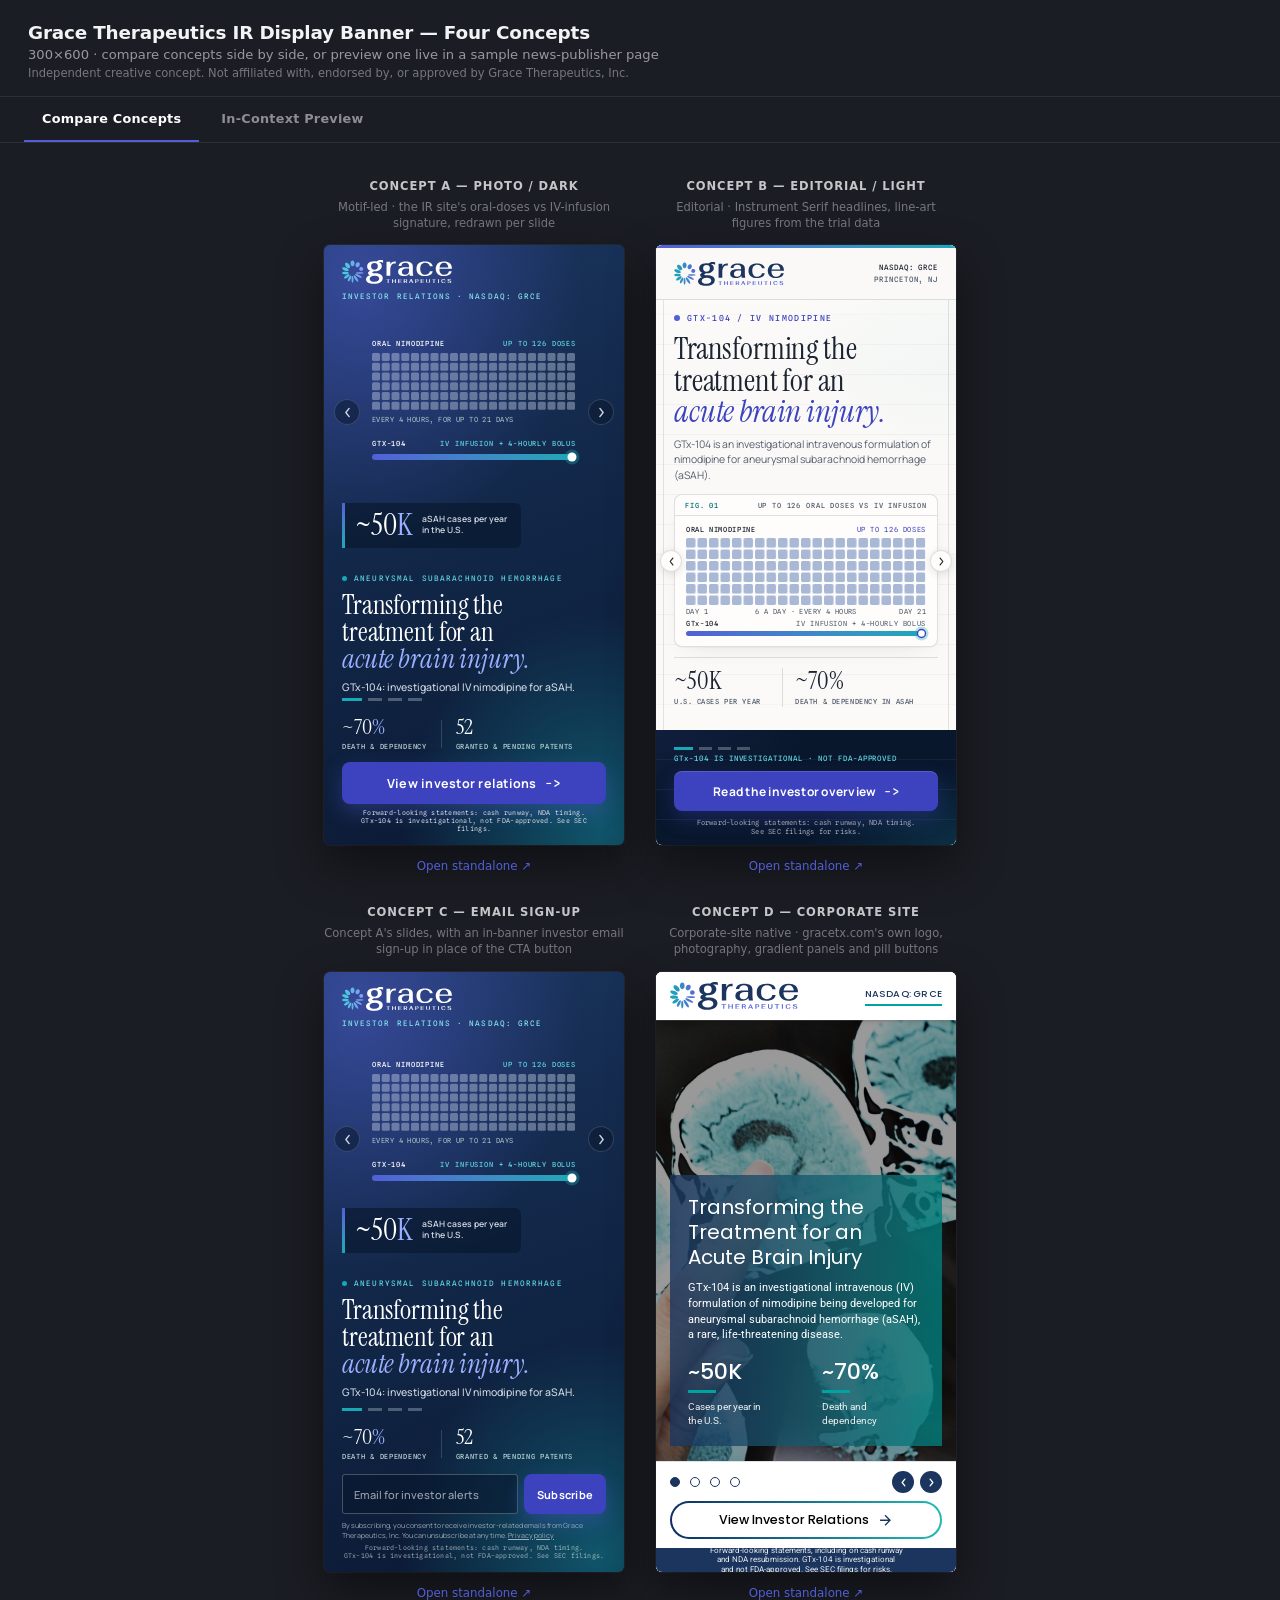
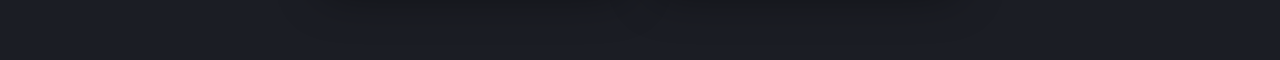
<file: index.html>
<!DOCTYPE html>
<html lang="en">
<head>
<meta name="robots" content="noindex,nofollow">
<meta charset="UTF-8">
<meta name="viewport" content="width=device-width,initial-scale=1">
<meta name="ir-banner-company" content="Grace Therapeutics, Inc.">
<link rel="icon" href="data:,">
<title>Grace Therapeutics IR Banner — Concept Comparison</title>
<style>
  :root { --ui-accent:oklch(0.542 0.181 274); }
  * { margin:0; padding:0; box-sizing:border-box; }
  html, body {
    height:100%;
    background:#1b1d24;
    font-family:-apple-system, BlinkMacSystemFont, 'Segoe UI', system-ui, sans-serif;
    color:#f2f3f5;
  }
  header {
    padding:22px 28px 16px;
    border-bottom:1px solid rgba(255,255,255,0.08);
  }
  header h1 { font-size:1.15rem; font-weight:700; letter-spacing:-0.01em; }
  header p { margin-top:4px; font-size:0.82rem; color:rgba(255,255,255,0.55); }
  header p.pitch-note { font-size:0.72rem; color:rgba(255,255,255,0.4); }

  /* ---- tabs ---- */
  .tabs {
    display:flex;
    gap:4px;
    padding:0 24px;
    border-bottom:1px solid rgba(255,255,255,0.08);
  }
  .tab-btn {
    background:none;
    border:0;
    font-family:inherit;
    color:rgba(255,255,255,0.5);
    font-size:0.8rem;
    font-weight:700;
    letter-spacing:0.02em;
    padding:14px 18px;
    cursor:pointer;
    border-bottom:2px solid transparent;
    transition:color 0.15s ease;
  }
  .tab-btn:hover { color:rgba(255,255,255,0.8); }
  .tab-btn.active { color:#fff; border-bottom-color:var(--ui-accent); }
  .tab-panel { display:none; }
  .tab-panel.active { display:block; }

  main {
    display:flex;
    flex-wrap:wrap;
    gap:32px;
    justify-content:center;
    padding:36px 24px 60px;
  }
  /* four 300px frames need about 1344px of width; below that, wrap 2 + 2 rather than 3 + 1 */
  @media (max-width:1343px) { main { max-width:700px; margin:0 auto; } }
  .col { display:flex; flex-direction:column; align-items:center; gap:14px; }
  .col h2 {
    font-size:0.72rem;
    font-weight:700;
    letter-spacing:0.08em;
    text-transform:uppercase;
    color:rgba(255,255,255,0.75);
  }
  .col .tag {
    max-width:300px;
    min-height:2.8em;
    font-size:0.72rem;
    line-height:1.4;
    text-align:center;
    color:rgba(255,255,255,0.4);
    margin-top:-8px;
  }
  .frame-wrap {
    width:300px;
    height:600px;
    border-radius:6px;
    overflow:hidden;
    box-shadow:0 20px 48px rgba(0,0,0,0.45), 0 0 0 1px rgba(255,255,255,0.06);
    background:#000;
  }
  iframe { width:300px; height:600px; border:0; display:block; }
  .col a {
    font-size:0.74rem;
    color:var(--ui-accent);
    text-decoration:none;
  }
  .col a:hover { text-decoration:underline; }

  /* ---- in-context preview panel ---- */
  .preview-intro {
    text-align:center;
    padding:28px 24px 0;
  }
  .preview-intro p {
    font-size:0.82rem;
    color:rgba(255,255,255,0.55);
    max-width:560px;
    margin:0 auto;
  }
  .concept-switch {
    display:flex;
    flex-wrap:wrap;
    gap:10px;
    justify-content:center;
    padding:18px 24px 0;
  }
  .concept-btn {
    background:rgba(255,255,255,0.06);
    border:1px solid rgba(255,255,255,0.14);
    color:rgba(255,255,255,0.65);
    font-family:inherit;
    font-size:0.76rem;
    font-weight:700;
    letter-spacing:0.02em;
    padding:9px 16px;
    border-radius:20px;
    cursor:pointer;
    transition:all 0.15s ease;
  }
  .concept-btn:hover { border-color:rgba(255,255,255,0.3); }
  .concept-btn.active { background:var(--ui-accent); border-color:var(--ui-accent); color:#0c1015; }

  .preview-wrap {
    max-width:1180px;
    margin:24px auto 12px;
    padding:0 24px;
  }
  .preview-frame-outer {
    border-radius:6px;
    overflow:hidden;
    box-shadow:0 20px 48px rgba(0,0,0,0.45), 0 0 0 1px rgba(255,255,255,0.06);
  }
  #preview-iframe {
    width:100%;
    height:950px;
    border:0;
    display:block;
    background:#fff;
  }
  .preview-footer {
    text-align:center;
    padding:14px 24px 60px;
  }
  .preview-footer a {
    font-size:0.74rem;
    color:var(--ui-accent);
    text-decoration:none;
  }
  .preview-footer a:hover { text-decoration:underline; }
</style>
</head>
<body>

<header>
  <h1>Grace Therapeutics IR Display Banner — Four Concepts</h1>
  <p>300×600 · compare concepts side by side, or preview one live in a sample news-publisher page</p>
  <p class="pitch-note">Independent creative concept. Not affiliated with, endorsed by, or approved by Grace Therapeutics, Inc.</p>
</header>

<div class="tabs">
  <button type="button" class="tab-btn active" data-tab="compare">Compare Concepts</button>
  <button type="button" class="tab-btn" data-tab="preview">In-Context Preview</button>
</div>

<section class="tab-panel active" id="tab-compare">
  <main>
    <div class="col">
      <h2>Concept A — Photo / Dark</h2>
      <span class="tag">Motif-led · the IR site&#x27;s oral-doses vs IV-infusion signature, redrawn per slide</span>
      <div class="frame-wrap">
        <iframe src="concept-a-photo/index.html" title="Grace Therapeutics banner — photo concept"></iframe>
      </div>
      <a href="concept-a-photo/index.html" target="_blank" rel="noopener">Open standalone ↗</a>
    </div>

    <div class="col">
      <h2>Concept B — Editorial / Light</h2>
      <span class="tag">Editorial · Instrument Serif headlines, line-art figures from the trial data</span>
      <div class="frame-wrap">
        <iframe src="concept-b-editorial/index.html" title="Grace Therapeutics banner — editorial concept"></iframe>
      </div>
      <a href="concept-b-editorial/index.html" target="_blank" rel="noopener">Open standalone ↗</a>
    </div>

    <div class="col">
      <h2>Concept C — Email Sign-up</h2>
      <span class="tag">Concept A&#x27;s slides, with an in-banner investor email sign-up in place of the CTA button</span>
      <div class="frame-wrap">
        <iframe src="concept-c-dashboard/index.html" title="Grace Therapeutics banner — email sign-up concept"></iframe>
      </div>
      <a href="concept-c-dashboard/index.html" target="_blank" rel="noopener">Open standalone ↗</a>
    </div>

    <div class="col">
      <h2>Concept D — Corporate Site</h2>
      <span class="tag">Corporate-site native · gracetx.com&#x27;s own logo, photography, gradient panels and pill buttons</span>
      <div class="frame-wrap">
        <iframe src="concept-d-corporate/index.html" title="Grace Therapeutics banner — corporate-site concept"></iframe>
      </div>
      <a href="concept-d-corporate/index.html" target="_blank" rel="noopener">Open standalone ↗</a>
    </div>
  </main>
</section>

<section class="tab-panel" id="tab-preview">
  <div class="preview-intro">
    <p>A sample news-publisher article page with the banner dropped into the right-rail ad slot — the way it would actually sit alongside real editorial content. Switch concepts below.</p>
  </div>

  <div class="concept-switch">
    <button type="button" class="concept-btn active" data-concept="a">Concept A — Photo</button>
    <button type="button" class="concept-btn" data-concept="b">Concept B — Editorial</button>
    <button type="button" class="concept-btn" data-concept="c">Concept C — Email Sign-up</button>
    <button type="button" class="concept-btn" data-concept="d">Concept D — Corporate Site</button>
  </div>

  <div class="preview-wrap">
    <div class="preview-frame-outer">
      <iframe id="preview-iframe" src="context-preview/news.html?concept=a" title="Grace Therapeutics banner — in-context publisher preview"></iframe>
    </div>
  </div>

  <div class="preview-footer">
    <a id="preview-open-link" href="context-preview/news.html?concept=a" target="_blank" rel="noopener">Open standalone ↗</a>
  </div>
</section>

<script>
  document.querySelectorAll('.tab-btn').forEach(function (btn) {
    btn.addEventListener('click', function () {
      document.querySelectorAll('.tab-btn').forEach(function (b) { b.classList.remove('active') })
      document.querySelectorAll('.tab-panel').forEach(function (p) { p.classList.remove('active') })
      btn.classList.add('active')
      document.getElementById('tab-' + btn.dataset.tab).classList.add('active')
    })
  })

  document.querySelectorAll('.concept-btn').forEach(function (btn) {
    btn.addEventListener('click', function () {
      document.querySelectorAll('.concept-btn').forEach(function (b) { b.classList.remove('active') })
      btn.classList.add('active')
      var url = 'context-preview/news.html?concept=' + btn.dataset.concept
      document.getElementById('preview-iframe').src = url
      document.getElementById('preview-open-link').href = url
    })
  })
</script>

</body>
</html>
</file>
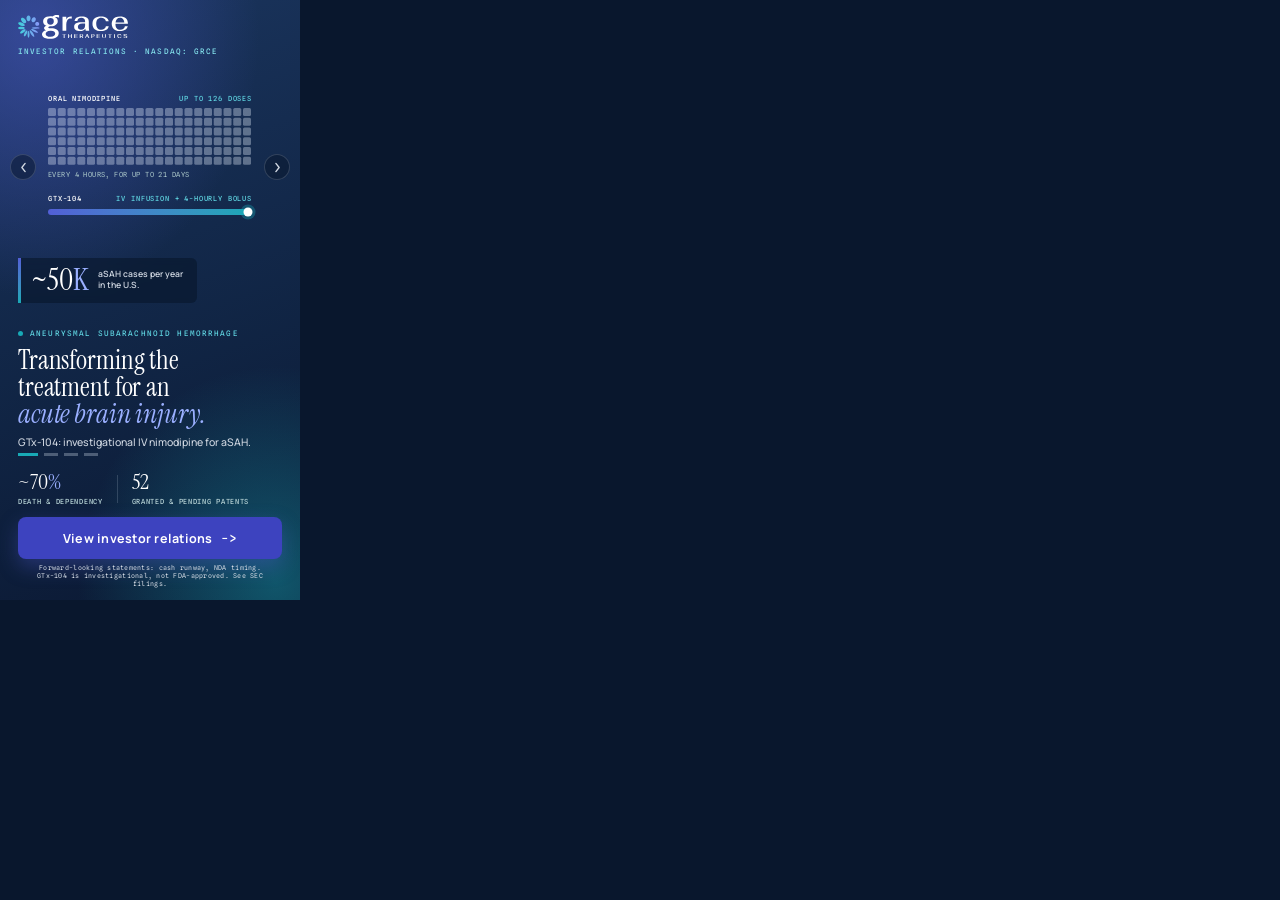
<file: concept-a-photo/index.html>
<!DOCTYPE html>
<html lang="en">
<head>
<meta name="robots" content="noindex,nofollow">
<meta charset="UTF-8">
<meta name="ad.size" content="width=300,height=600">
<meta http-equiv="X-UA-Compatible" content="IE=Edge">
<meta name="viewport" content="width=300,initial-scale=1">
<link rel="icon" href="data:,">
<title>Grace Therapeutics (Nasdaq: GRCE) · Investor Relations · 300x600</title>
<link rel="preconnect" href="https://fonts.googleapis.com">
<link rel="preconnect" href="https://fonts.gstatic.com" crossorigin>
<link href="https://fonts.googleapis.com/css2?family=Instrument+Serif:ital@0;1&family=Manrope:wght@400;500;600;700;800&family=Spline+Sans+Mono:wght@400;500;600&display=swap" rel="stylesheet">
<link rel="stylesheet" href="style.css">
</head>
<body>

<!--
  Grace Therapeutics, Inc. (Nasdaq: GRCE), IR display banner, 300x600.
  Concept A: Motif / Dark.
  Promotes: https://grace-therapeutics-ir-concept.netlify.app/
  The IR page has no real photography, so the slide art is the IR site's
  own signature moment, redrawn as inline SVG: 126 discrete oral doses
  (21 x 6 squares) against one unbroken infusion line in the brand's
  indigo-to-teal sweep, with a white pulse travelling along it. Four
  variants in one shape language: the dosing contrast, the STRIVE-ON
  dose-intensity comparison, micelles riding the line, a milestone rail.
  Background is the site's .fill-sweep. The logo is the company's real
  white lockup. No raster images. Every figure is from .tmp/facts.md.
  Concept C is generated from this file (scripts/build_concept_c.py),
  so re-run that after every edit here.
-->

<div id="banner" aria-label="Grace Therapeutics investor relations advertisement">

  <div id="slides">
    <!-- Slide 1 · Overview: the IR site's signature dosing contrast, 126 oral doses vs an IV infusion line -->
    <section class="slide" data-index="0">
      <div class="slide-bg" aria-hidden="true">
        <svg class="motif motif-dosing" viewBox="0 0 300 300" aria-hidden="true">
          <defs><linearGradient id="a-sweep-1" x1="0" y1="0" x2="1" y2="0"><stop class="stop-i" offset="0"/><stop class="stop-t" offset="1"/></linearGradient></defs>
          <text class="cap cap-b" x="48" y="101">ORAL NIMODIPINE</text>
          <text class="cap cap-t" x="252" y="101" text-anchor="end">UP TO 126 DOSES</text>
          <g class="doses">
            <rect x="48" y="108" width="8" height="8" rx="1.5" style="--i:0"/>
            <rect x="48" y="117.75" width="8" height="8" rx="1.5" style="--i:1"/>
            <rect x="48" y="127.5" width="8" height="8" rx="1.5" style="--i:2"/>
            <rect x="48" y="137.25" width="8" height="8" rx="1.5" style="--i:3"/>
            <rect x="48" y="147" width="8" height="8" rx="1.5" style="--i:4"/>
            <rect x="48" y="156.75" width="8" height="8" rx="1.5" style="--i:5"/>
            <rect x="57.75" y="108" width="8" height="8" rx="1.5" style="--i:6"/>
            <rect x="57.75" y="117.75" width="8" height="8" rx="1.5" style="--i:7"/>
            <rect x="57.75" y="127.5" width="8" height="8" rx="1.5" style="--i:8"/>
            <rect x="57.75" y="137.25" width="8" height="8" rx="1.5" style="--i:9"/>
            <rect x="57.75" y="147" width="8" height="8" rx="1.5" style="--i:10"/>
            <rect x="57.75" y="156.75" width="8" height="8" rx="1.5" style="--i:11"/>
            <rect x="67.5" y="108" width="8" height="8" rx="1.5" style="--i:12"/>
            <rect x="67.5" y="117.75" width="8" height="8" rx="1.5" style="--i:13"/>
            <rect x="67.5" y="127.5" width="8" height="8" rx="1.5" style="--i:14"/>
            <rect x="67.5" y="137.25" width="8" height="8" rx="1.5" style="--i:15"/>
            <rect x="67.5" y="147" width="8" height="8" rx="1.5" style="--i:16"/>
            <rect x="67.5" y="156.75" width="8" height="8" rx="1.5" style="--i:17"/>
            <rect x="77.25" y="108" width="8" height="8" rx="1.5" style="--i:18"/>
            <rect x="77.25" y="117.75" width="8" height="8" rx="1.5" style="--i:19"/>
            <rect x="77.25" y="127.5" width="8" height="8" rx="1.5" style="--i:20"/>
            <rect x="77.25" y="137.25" width="8" height="8" rx="1.5" style="--i:21"/>
            <rect x="77.25" y="147" width="8" height="8" rx="1.5" style="--i:22"/>
            <rect x="77.25" y="156.75" width="8" height="8" rx="1.5" style="--i:23"/>
            <rect x="87" y="108" width="8" height="8" rx="1.5" style="--i:24"/>
            <rect x="87" y="117.75" width="8" height="8" rx="1.5" style="--i:25"/>
            <rect x="87" y="127.5" width="8" height="8" rx="1.5" style="--i:26"/>
            <rect x="87" y="137.25" width="8" height="8" rx="1.5" style="--i:27"/>
            <rect x="87" y="147" width="8" height="8" rx="1.5" style="--i:28"/>
            <rect x="87" y="156.75" width="8" height="8" rx="1.5" style="--i:29"/>
            <rect x="96.75" y="108" width="8" height="8" rx="1.5" style="--i:30"/>
            <rect x="96.75" y="117.75" width="8" height="8" rx="1.5" style="--i:31"/>
            <rect x="96.75" y="127.5" width="8" height="8" rx="1.5" style="--i:32"/>
            <rect x="96.75" y="137.25" width="8" height="8" rx="1.5" style="--i:33"/>
            <rect x="96.75" y="147" width="8" height="8" rx="1.5" style="--i:34"/>
            <rect x="96.75" y="156.75" width="8" height="8" rx="1.5" style="--i:35"/>
            <rect x="106.5" y="108" width="8" height="8" rx="1.5" style="--i:36"/>
            <rect x="106.5" y="117.75" width="8" height="8" rx="1.5" style="--i:37"/>
            <rect x="106.5" y="127.5" width="8" height="8" rx="1.5" style="--i:38"/>
            <rect x="106.5" y="137.25" width="8" height="8" rx="1.5" style="--i:39"/>
            <rect x="106.5" y="147" width="8" height="8" rx="1.5" style="--i:40"/>
            <rect x="106.5" y="156.75" width="8" height="8" rx="1.5" style="--i:41"/>
            <rect x="116.25" y="108" width="8" height="8" rx="1.5" style="--i:42"/>
            <rect x="116.25" y="117.75" width="8" height="8" rx="1.5" style="--i:43"/>
            <rect x="116.25" y="127.5" width="8" height="8" rx="1.5" style="--i:44"/>
            <rect x="116.25" y="137.25" width="8" height="8" rx="1.5" style="--i:45"/>
            <rect x="116.25" y="147" width="8" height="8" rx="1.5" style="--i:46"/>
            <rect x="116.25" y="156.75" width="8" height="8" rx="1.5" style="--i:47"/>
            <rect x="126" y="108" width="8" height="8" rx="1.5" style="--i:48"/>
            <rect x="126" y="117.75" width="8" height="8" rx="1.5" style="--i:49"/>
            <rect x="126" y="127.5" width="8" height="8" rx="1.5" style="--i:50"/>
            <rect x="126" y="137.25" width="8" height="8" rx="1.5" style="--i:51"/>
            <rect x="126" y="147" width="8" height="8" rx="1.5" style="--i:52"/>
            <rect x="126" y="156.75" width="8" height="8" rx="1.5" style="--i:53"/>
            <rect x="135.75" y="108" width="8" height="8" rx="1.5" style="--i:54"/>
            <rect x="135.75" y="117.75" width="8" height="8" rx="1.5" style="--i:55"/>
            <rect x="135.75" y="127.5" width="8" height="8" rx="1.5" style="--i:56"/>
            <rect x="135.75" y="137.25" width="8" height="8" rx="1.5" style="--i:57"/>
            <rect x="135.75" y="147" width="8" height="8" rx="1.5" style="--i:58"/>
            <rect x="135.75" y="156.75" width="8" height="8" rx="1.5" style="--i:59"/>
            <rect x="145.5" y="108" width="8" height="8" rx="1.5" style="--i:60"/>
            <rect x="145.5" y="117.75" width="8" height="8" rx="1.5" style="--i:61"/>
            <rect x="145.5" y="127.5" width="8" height="8" rx="1.5" style="--i:62"/>
            <rect x="145.5" y="137.25" width="8" height="8" rx="1.5" style="--i:63"/>
            <rect x="145.5" y="147" width="8" height="8" rx="1.5" style="--i:64"/>
            <rect x="145.5" y="156.75" width="8" height="8" rx="1.5" style="--i:65"/>
            <rect x="155.25" y="108" width="8" height="8" rx="1.5" style="--i:66"/>
            <rect x="155.25" y="117.75" width="8" height="8" rx="1.5" style="--i:67"/>
            <rect x="155.25" y="127.5" width="8" height="8" rx="1.5" style="--i:68"/>
            <rect x="155.25" y="137.25" width="8" height="8" rx="1.5" style="--i:69"/>
            <rect x="155.25" y="147" width="8" height="8" rx="1.5" style="--i:70"/>
            <rect x="155.25" y="156.75" width="8" height="8" rx="1.5" style="--i:71"/>
            <rect x="165" y="108" width="8" height="8" rx="1.5" style="--i:72"/>
            <rect x="165" y="117.75" width="8" height="8" rx="1.5" style="--i:73"/>
            <rect x="165" y="127.5" width="8" height="8" rx="1.5" style="--i:74"/>
            <rect x="165" y="137.25" width="8" height="8" rx="1.5" style="--i:75"/>
            <rect x="165" y="147" width="8" height="8" rx="1.5" style="--i:76"/>
            <rect x="165" y="156.75" width="8" height="8" rx="1.5" style="--i:77"/>
            <rect x="174.75" y="108" width="8" height="8" rx="1.5" style="--i:78"/>
            <rect x="174.75" y="117.75" width="8" height="8" rx="1.5" style="--i:79"/>
            <rect x="174.75" y="127.5" width="8" height="8" rx="1.5" style="--i:80"/>
            <rect x="174.75" y="137.25" width="8" height="8" rx="1.5" style="--i:81"/>
            <rect x="174.75" y="147" width="8" height="8" rx="1.5" style="--i:82"/>
            <rect x="174.75" y="156.75" width="8" height="8" rx="1.5" style="--i:83"/>
            <rect x="184.5" y="108" width="8" height="8" rx="1.5" style="--i:84"/>
            <rect x="184.5" y="117.75" width="8" height="8" rx="1.5" style="--i:85"/>
            <rect x="184.5" y="127.5" width="8" height="8" rx="1.5" style="--i:86"/>
            <rect x="184.5" y="137.25" width="8" height="8" rx="1.5" style="--i:87"/>
            <rect x="184.5" y="147" width="8" height="8" rx="1.5" style="--i:88"/>
            <rect x="184.5" y="156.75" width="8" height="8" rx="1.5" style="--i:89"/>
            <rect x="194.25" y="108" width="8" height="8" rx="1.5" style="--i:90"/>
            <rect x="194.25" y="117.75" width="8" height="8" rx="1.5" style="--i:91"/>
            <rect x="194.25" y="127.5" width="8" height="8" rx="1.5" style="--i:92"/>
            <rect x="194.25" y="137.25" width="8" height="8" rx="1.5" style="--i:93"/>
            <rect x="194.25" y="147" width="8" height="8" rx="1.5" style="--i:94"/>
            <rect x="194.25" y="156.75" width="8" height="8" rx="1.5" style="--i:95"/>
            <rect x="204" y="108" width="8" height="8" rx="1.5" style="--i:96"/>
            <rect x="204" y="117.75" width="8" height="8" rx="1.5" style="--i:97"/>
            <rect x="204" y="127.5" width="8" height="8" rx="1.5" style="--i:98"/>
            <rect x="204" y="137.25" width="8" height="8" rx="1.5" style="--i:99"/>
            <rect x="204" y="147" width="8" height="8" rx="1.5" style="--i:100"/>
            <rect x="204" y="156.75" width="8" height="8" rx="1.5" style="--i:101"/>
            <rect x="213.75" y="108" width="8" height="8" rx="1.5" style="--i:102"/>
            <rect x="213.75" y="117.75" width="8" height="8" rx="1.5" style="--i:103"/>
            <rect x="213.75" y="127.5" width="8" height="8" rx="1.5" style="--i:104"/>
            <rect x="213.75" y="137.25" width="8" height="8" rx="1.5" style="--i:105"/>
            <rect x="213.75" y="147" width="8" height="8" rx="1.5" style="--i:106"/>
            <rect x="213.75" y="156.75" width="8" height="8" rx="1.5" style="--i:107"/>
            <rect x="223.5" y="108" width="8" height="8" rx="1.5" style="--i:108"/>
            <rect x="223.5" y="117.75" width="8" height="8" rx="1.5" style="--i:109"/>
            <rect x="223.5" y="127.5" width="8" height="8" rx="1.5" style="--i:110"/>
            <rect x="223.5" y="137.25" width="8" height="8" rx="1.5" style="--i:111"/>
            <rect x="223.5" y="147" width="8" height="8" rx="1.5" style="--i:112"/>
            <rect x="223.5" y="156.75" width="8" height="8" rx="1.5" style="--i:113"/>
            <rect x="233.25" y="108" width="8" height="8" rx="1.5" style="--i:114"/>
            <rect x="233.25" y="117.75" width="8" height="8" rx="1.5" style="--i:115"/>
            <rect x="233.25" y="127.5" width="8" height="8" rx="1.5" style="--i:116"/>
            <rect x="233.25" y="137.25" width="8" height="8" rx="1.5" style="--i:117"/>
            <rect x="233.25" y="147" width="8" height="8" rx="1.5" style="--i:118"/>
            <rect x="233.25" y="156.75" width="8" height="8" rx="1.5" style="--i:119"/>
            <rect x="243" y="108" width="8" height="8" rx="1.5" style="--i:120"/>
            <rect x="243" y="117.75" width="8" height="8" rx="1.5" style="--i:121"/>
            <rect x="243" y="127.5" width="8" height="8" rx="1.5" style="--i:122"/>
            <rect x="243" y="137.25" width="8" height="8" rx="1.5" style="--i:123"/>
            <rect x="243" y="147" width="8" height="8" rx="1.5" style="--i:124"/>
            <rect x="243" y="156.75" width="8" height="8" rx="1.5" style="--i:125"/>
          </g>
          <text class="note" x="48" y="176.75">EVERY 4 HOURS, FOR UP TO 21 DAYS</text>
          <text class="cap cap-b" x="48" y="201">GTX-104</text>
          <text class="cap cap-t" x="252" y="201" text-anchor="end">IV INFUSION + 4-HOURLY BOLUS</text>
          <rect class="track" x="48" y="209" width="204" height="6" rx="3" fill="url(#a-sweep-1)"/>
          <g class="pulse-dot run-line"><circle class="halo" cx="248" cy="212" r="7.5"/><circle class="dot-core" cx="248" cy="212" r="4.5"/></g>
        </svg>
      </div>
      <div class="slide-copy">
        <div class="mid-chip">
          <span class="chip-num">~50<em>K</em></span>
          <span class="chip-label">aSAH cases per year<br>in the U.S.</span>
        </div>
        <div class="copy-bottom">
          <div class="kicker">Aneurysmal subarachnoid hemorrhage</div>
          <h1>Transforming the<br>treatment for an<br><em>acute brain injury.</em></h1>
          <p>GTx-104: investigational IV nimodipine for aSAH.</p>
        </div>
      </div>
    </section>

    <!-- Slide 2 · Proof: STRIVE-ON, drawn proportionally in the same squares + track vocabulary -->
    <section class="slide" data-index="1">
      <div class="slide-bg" aria-hidden="true">
        <svg class="motif motif-rdi" viewBox="0 0 300 300" aria-hidden="true">
          <defs><linearGradient id="a-sweep-2" x1="0" y1="0" x2="1" y2="0"><stop class="stop-i" offset="0"/><stop class="stop-t" offset="1"/></linearGradient></defs>
          <text class="cap" x="48" y="108">PATIENTS AT &#8805;95% RELATIVE DOSE INTENSITY</text>
          <text class="cap cap-b" x="48" y="137">ORAL NIMODIPINE</text>
          <text class="num num-lo" x="252" y="138" text-anchor="end">8%</text>
          <g class="units">
            <rect class="u on" x="48" y="143" width="6.6" height="6.6" rx="1.2"/>
            <rect class="u on" x="56.2" y="143" width="6.6" height="6.6" rx="1.2"/>
            <rect class="u" x="64.4" y="143" width="6.6" height="6.6" rx="1.2"/>
            <rect class="u" x="72.6" y="143" width="6.6" height="6.6" rx="1.2"/>
            <rect class="u" x="80.8" y="143" width="6.6" height="6.6" rx="1.2"/>
            <rect class="u" x="89" y="143" width="6.6" height="6.6" rx="1.2"/>
            <rect class="u" x="97.2" y="143" width="6.6" height="6.6" rx="1.2"/>
            <rect class="u" x="105.4" y="143" width="6.6" height="6.6" rx="1.2"/>
            <rect class="u" x="113.6" y="143" width="6.6" height="6.6" rx="1.2"/>
            <rect class="u" x="121.8" y="143" width="6.6" height="6.6" rx="1.2"/>
            <rect class="u" x="130" y="143" width="6.6" height="6.6" rx="1.2"/>
            <rect class="u" x="138.2" y="143" width="6.6" height="6.6" rx="1.2"/>
            <rect class="u" x="146.4" y="143" width="6.6" height="6.6" rx="1.2"/>
            <rect class="u" x="154.6" y="143" width="6.6" height="6.6" rx="1.2"/>
            <rect class="u" x="162.8" y="143" width="6.6" height="6.6" rx="1.2"/>
            <rect class="u" x="171" y="143" width="6.6" height="6.6" rx="1.2"/>
            <rect class="u" x="179.2" y="143" width="6.6" height="6.6" rx="1.2"/>
            <rect class="u" x="187.4" y="143" width="6.6" height="6.6" rx="1.2"/>
            <rect class="u" x="195.6" y="143" width="6.6" height="6.6" rx="1.2"/>
            <rect class="u" x="203.8" y="143" width="6.6" height="6.6" rx="1.2"/>
            <rect class="u" x="212" y="143" width="6.6" height="6.6" rx="1.2"/>
            <rect class="u" x="220.2" y="143" width="6.6" height="6.6" rx="1.2"/>
            <rect class="u" x="228.4" y="143" width="6.6" height="6.6" rx="1.2"/>
            <rect class="u" x="236.6" y="143" width="6.6" height="6.6" rx="1.2"/>
            <rect class="u" x="244.8" y="143" width="6.6" height="6.6" rx="1.2"/>
          </g>
          <text class="cap cap-b" x="48" y="177">GTX-104</text>
          <text class="num" x="252" y="178" text-anchor="end">54%</text>
          <rect class="track-lo" x="48" y="183" width="204" height="6" rx="3"/>
          <rect class="track grow-x" x="48" y="183" width="110.16" height="6" rx="3" fill="url(#a-sweep-2)"/>
          <g class="pulse-dot run-54"><circle class="halo" cx="155.16" cy="186" r="7.5"/><circle class="dot-core" cx="155.16" cy="186" r="4.5"/></g>
          <text class="note" x="48" y="210">GTX-104 ARM: 50 PATIENTS &#183; ORAL ARM: 52</text>
          <text class="note" x="48" y="219">NOT POWERED FOR STATISTICAL COMPARISON</text>
        </svg>
      </div>
      <div class="slide-copy">
        <div class="mid-chip">
          <span class="chip-num">19<em>%</em></span>
          <span class="chip-label">Relative reduction in patients with<br>clinically significant hypotension<br>GTx-104 28% vs oral 35%</span>
        </div>
        <div class="copy-bottom">
          <div class="kicker">Pivotal Phase 3 &#183; Trial complete</div>
          <h1>STRIVE-ON met<br>its primary<br><em>safety endpoint.</em></h1>
          <p>Randomized, open-label safety trial.</p>
        </div>
      </div>
    </section>

    <!-- Slide 3 · Platform: nanoparticle micelles carried along the infusion line -->
    <section class="slide" data-index="2">
      <div class="slide-bg" aria-hidden="true">
        <svg class="motif motif-micelle" viewBox="0 0 300 300" aria-hidden="true">
          <defs><linearGradient id="a-sweep-3" x1="0" y1="0" x2="1" y2="0"><stop class="stop-i" offset="0"/><stop class="stop-t" offset="1"/></linearGradient></defs>
          <text class="cap" x="48" y="100">NANOPARTICLE FORMULATION</text>
          <text class="cap cap-b" x="252" y="100" text-anchor="end">GTX-104</text>
          <g class="micelle">
            <g class="spin"><path class="tails" d="M88,119.6L88,128.5M98.59,122.02L94.73,130.03M107.08,128.79L100.12,134.34M111.79,138.57L103.11,140.55M111.79,149.43L103.11,147.45M107.08,159.21L100.12,153.66M98.59,165.98L94.73,157.97M88,168.4L88,159.5M77.41,165.98L81.27,157.97M68.92,159.21L75.88,153.66M64.21,149.43L72.89,147.45M64.21,138.57L72.89,140.55M68.92,128.79L75.88,134.34M77.41,122.02L81.27,130.03"/><g class="heads"><circle cx="88" cy="116" r="2.8"/><circle cx="100.15" cy="118.77" r="2.8"/><circle cx="109.89" cy="126.54" r="2.8"/><circle cx="115.3" cy="137.77" r="2.8"/><circle cx="115.3" cy="150.23" r="2.8"/><circle cx="109.89" cy="161.46" r="2.8"/><circle cx="100.15" cy="169.23" r="2.8"/><circle cx="88" cy="172" r="2.8"/><circle cx="75.85" cy="169.23" r="2.8"/><circle cx="66.11" cy="161.46" r="2.8"/><circle cx="60.7" cy="150.23" r="2.8"/><circle cx="60.7" cy="137.77" r="2.8"/><circle cx="66.11" cy="126.54" r="2.8"/><circle cx="75.85" cy="118.77" r="2.8"/></g></g>
            <rect class="core" x="83" y="139" width="10" height="10" rx="1.5"/>
          </g>
          <path class="leader" d="M126,133.5 L95,141"/>
          <path class="leader" d="M126,159.5 L117,154"/>
          <text class="cap cap-b" x="130" y="135">NIMODIPINE</text>
          <text class="note" x="130" y="144">THE INSOLUBLE DRUG</text>
          <text class="cap cap-b" x="130" y="161">NON-IONIC SURFACTANT</text>
          <text class="note" x="130" y="170">MICELLE: THE DRUG CARRIER</text>
          <rect class="track" x="48" y="194" width="204" height="6" rx="3" fill="url(#a-sweep-3)"/>
          <g class="beads"><g class="bead"><circle class="bead-ring" cx="52" cy="197" r="4.2"/><rect x="50.7" y="195.7" width="2.6" height="2.6" rx=".5"/></g><g class="bead"><circle class="bead-ring" cx="52" cy="197" r="4.2"/><rect x="50.7" y="195.7" width="2.6" height="2.6" rx=".5"/></g><g class="bead"><circle class="bead-ring" cx="52" cy="197" r="4.2"/><rect x="50.7" y="195.7" width="2.6" height="2.6" rx=".5"/></g><g class="bead"><circle class="bead-ring" cx="52" cy="197" r="4.2"/><rect x="50.7" y="195.7" width="2.6" height="2.6" rx=".5"/></g></g>
          <g class="pulse-dot"><circle class="halo" cx="248" cy="197" r="7.5"/><circle class="dot-core" cx="248" cy="197" r="4.5"/></g>
          <text class="cap cap-t" x="48" y="218">FOR A STANDARD PERIPHERAL IV INFUSION</text>
        </svg>
      </div>
      <div class="slide-copy">
        <div class="mid-chip">
          <span class="chip-num">100<em>%</em></span>
          <span class="chip-label">Bioavailable in Phase 1<br>vs 7.2% observed for oral</span>
        </div>
        <div class="copy-bottom">
          <div class="kicker">Platform &#183; Nanoparticle formulation</div>
          <h1>A patented way<br>to deliver nimodipine<br><em>intravenously.</em></h1>
          <p>Orphan Drug Designation from the FDA.</p>
        </div>
      </div>
    </section>

    <!-- Slide 4 · Catalyst: honest milestone rail, resubmission next (no date given by the company) -->
    <section class="slide" data-index="3">
      <div class="slide-bg" aria-hidden="true">
        <svg class="motif motif-rail" viewBox="0 0 300 300" aria-hidden="true">
          <defs><linearGradient id="a-sweep-4" x1="0" y1="0" x2="0" y2="1"><stop class="stop-i" offset="0"/><stop class="stop-t" offset="1"/></linearGradient></defs>
          <text class="cap" x="48" y="92">REGULATORY PATH</text>
          <text class="cap cap-b" x="252" y="92" text-anchor="end">GTX-104 NDA</text>
          <path class="rail-next" d="M60,198 V209"/>
          <rect class="track grow-y" x="57" y="109" width="6" height="84" rx="3" fill="url(#a-sweep-4)"/>
          <g class="step-done"><circle cx="60" cy="112" r="2.6"/><circle cx="60" cy="138" r="2.6"/><circle cx="60" cy="164" r="2.6"/></g>
          <circle class="ping" cx="60" cy="216" r="4.5"/>
          <circle class="step-next" cx="60" cy="216" r="4.5"/>
          <g class="pulse-dot run-rail"><circle class="halo" cx="60" cy="190" r="7.5"/><circle class="dot-core" cx="60" cy="190" r="4.5"/></g>
          <text class="cap cap-b" x="76" y="114.5">PHASE 3 STRIVE-ON</text><text class="note" x="76" y="123.5">PRIMARY SAFETY ENDPOINT MET</text><text class="cap cap-b" x="76" y="140.5">NDA SUBMITTED</text><text class="note" x="76" y="149.5">TO THE U.S. FDA</text><text class="cap cap-b" x="76" y="166.5">FDA COMPLETE RESPONSE LETTER (CRL)</text><text class="note" x="76" y="175.5">CITED MANUFACTURING &amp; NON-CLINICAL ITEMS</text><text class="cap cap-b" x="76" y="192.5">TYPE A MEETING MINUTES</text><text class="note" x="76" y="201.5">RECEIVED FROM THE FDA</text><text class="cap cap-t" x="76" y="218.5">NDA RESUBMISSION PLANNED</text><text class="note" x="76" y="227.5">TIMING SET BY MANUFACTURING READINESS</text>
        </svg>
      </div>
      <div class="slide-copy">
        <div class="mid-chip">
          <span class="chip-num">2028</span>
          <span class="chip-label">Cash expected to fund planned<br>operations through year-end</span>
        </div>
        <div class="copy-bottom">
          <div class="kicker">Regulatory status</div>
          <h1>GTx-104: working<br>toward an NDA<br><em>resubmission.</em></h1>
          <p>CRL: no clinical safety or efficacy deficiencies. $22.2M cash, Aug 11, 2026.</p>
        </div>
      </div>
    </section>

  </div>

  <!-- Persistent chrome: sits above the rotating slides -->
  <header id="top-bar" class="reveal" data-delay="0">
    <div id="logo">
      <svg class="lockup" viewBox="0 0 1800 393" xmlns="http://www.w3.org/2000/svg" role="img" aria-label="Grace Therapeutics"><linearGradient id="a-logo-sweep" gradientUnits="userSpaceOnUse" x1=".000332" x2="354.331" y1="189.617" y2="189.617"><stop offset=".03" stop-color="#3fd0d9"/><stop offset="1" stop-color="#8f9bff" stop-opacity=".95"/></linearGradient><path d="m878.162 61.8978 4.246-37.275c-5.03-1.2629-10.386-1.8943-16.047-1.8943-19.182 0-35.228 4.6376-48.14 13.9128-12.911 9.2752-22.186 22.2518-27.847 38.9298v-48.1179h-61.356v231.2488h61.356v-105.707c0-25.801 5.661-48.052 16.983-66.777 11.322-18.7246 28.326-28.0869 50.97-28.0869 8.187 0 14.784 1.2628 19.813 3.7667z" fill="#ffffff"/><path d="m1109.39 258.704h57.11c-4.73-23.275-7.08-48.771-7.08-76.445v-75.508c0-27.0632-9.99-47.8127-29.98-62.2916-19.99-14.4571-48.68-21.7074-86.11-21.7074-34.29 0-61.508 6.5971-81.647 19.8132-20.14 13.2161-31.941 32.2455-35.403 57.11h46.245c2.504-17.6142 9.363-31.0698 20.532-40.345 11.173-9.2752 26.193-13.9128 45.073-13.9128 18.87 0 34.44 4.79 44.83 14.3918 10.38 9.6018 15.56 23.5147 15.56 41.7598v16.047h-64.18c-37.124 0-65.516 6.445-85.177 19.356s-29.502 31.309-29.502 55.216c0 23.906 8.187 40.584 24.538 52.864s40.889 18.398 73.611 18.398c17.94 0 34.29-3.157 49.08-9.449 14.78-6.293 26.74-16.199 35.86-29.72 1.26 11.017 3.46 22.491 6.6 34.444zm-10.84-80.712c0 18.877-6.06 34.205-18.16 46.006-12.13 11.801-28.39 17.701-48.84 17.701-16.68 0-29.35-4.246-37.992-12.737-8.666-8.491-12.977-20.924-12.977-37.275s5.966-29.328 17.941-37.993c11.958-8.644 29.568-12.977 52.868-12.977h47.2v37.275z" fill="#ffffff"/><path d="m1439.44 183.651c-3.79 17.941-12.49 31.941-26.19 42-13.69 10.081-30.29 15.11-49.79 15.11-26.44 0-46.82-8.491-61.12-25.496-14.33-16.982-21.47-41.063-21.47-72.198s7.14-55.2161 21.47-72.1988c14.3-16.9828 34.68-25.496 61.12-25.496 20.14 0 36.88 4.9642 50.25 14.8708s21.94 23.9936 25.71 42.239h46.25c-4.1-25.4957-17.16-45.1565-39.17-58.9822-22.04-13.8475-51.45-20.7713-88.27-20.7713-43.74 0-77.79 10.451-102.18 31.3746-24.38 20.9237-36.58 50.5779-36.58 88.9639 0 38.385 12.2 68.04 36.58 88.963 24.39 20.924 58.44 31.375 102.18 31.375 36.49 0 65.84-6.924 88.03-20.771 22.18-13.848 35.31-33.509 39.41-58.983h-46.25z" fill="#ffffff"/><path d="m1675.4 240.761c-26.44 0-46.34-8.252-59.71-24.777-13.36-16.504-20.05-39.714-20.05-69.608v-2.83h204.36c-.33-39.017-11.73-68.9112-34.23-89.6606-22.49-20.7713-54.67-31.1569-96.49-31.1569-27.37 0-51.21 4.9642-71.5 14.8708-20.3 9.9067-35.95 23.9936-46.97 42.2392s-16.5 39.6485-16.5 64.1865 5.51 45.396 16.5 63.467c11.02 18.094 26.67 31.941 46.97 41.521 20.29 9.602 44.11 14.392 71.5 14.392 33.96 0 62.35-6.924 85.17-20.771 22.8-13.848 37.06-33.509 42.72-58.983h-46.72c-7.56 38.081-32.55 57.11-75.03 57.11zm-54.5-175.7933c12.43-13.0636 29.17-19.5955 50.25-19.5955s36.1 6.4448 47.9 19.356c11.8 12.9113 19.27 31.6141 22.4 56.1518h-144.42c3.47-24.2329 11.41-42.8704 23.85-55.9123z" fill="#ffffff"/><path d="m671.691 5.79156c-9.95-3.85378-23.994-5.79156-41.76-5.79156-13.369 0-26.062 2.11196-37.711 6.24879-11.343 4.04971-21.25 9.68891-29.458 16.76501-10.756-1.5023-21.338-2.2426-31.462-2.2426-23.406 0-44.351 3.2877-62.248 9.7978-18.028 6.5318-32.29 15.9377-42.37 27.9563-10.168 12.1056-15.328 26.4321-15.328 42.5657 0 19.269 5.312 35.555 15.763 48.445 8.644 10.646 22.404 19.203 40.955 25.43-10.517 2.569-19.4 6.597-26.476 12.04-10.059 7.73-15.154 16.678-15.154 26.607 0 9.928 3.614 17.679 10.756 24.429 5.552 5.269 13.564 9.362 23.819 12.214-21.228 5.139-37.688 12.672-49.01 22.448-12.977 11.213-19.574 25.431-19.574 42.261 0 14.827 5.509 28.196 16.33 39.779 10.712 11.453 26.236 20.445 46.158 26.737 19.791 6.249 43.567 9.406 70.674 9.406 42.98 0 77.62-8.448 103.008-25.082 25.648-16.831 38.646-40.215 38.646-69.499 0-25.453-11.518-45.418-34.205-59.331-22.404-13.717-53.953-20.684-93.753-20.684h-20.293c-6.88 0-12.606-1.198-17.004-3.549-4.072-2.177-6.031-4.747-6.031-7.882 0-4.354 2.896-8.6 8.6-12.672 3.157-2.242 7.708-3.94 13.434-5.007 4.746-.719 9.689-1.067 15.175-1.067 24.691-.305 46.115-4.181 63.729-11.474 17.723-7.338 31.331-17.484 40.498-30.156 9.166-12.715 13.825-27.15 13.825-42.914 0-15.7634-4.746-30.3077-14.108-42.2827-8.078-10.2985-19.182-18.6375-33.051-24.8427 6.444-.8056 13.978-1.2193 22.534-1.2193 7.055 0 14.697.8709 22.731 2.5474 7.947 1.6765 14.915 4.0933 20.728 7.1197l2.874 1.5023v-38.10236l-1.263-.47901zm-139.803 251.06244c50.491-2.091 76.335 15.066 77.598 47.726 1.045 27.956-25.561 51.688-73.962 53.495s-81.648-19.769-82.693-47.726c-1.045-27.956 28.566-51.405 79.057-53.495zm40.475-112.326c-9.318 9.319-23.144 14.043-41.085 14.043s-31.679-4.724-40.846-14.043c-9.166-9.319-13.825-23.297-13.825-41.564 0-18.2679 4.724-31.8541 14.065-41.3252 9.319-9.4712 22.992-14.283 40.606-14.283s31.745 4.8118 41.064 14.283c9.34 9.4929 14.065 23.4057 14.065 41.3252 0 17.919-4.725 32.223-14.065 41.564z" fill="#ffffff"/><g fill="#ffffff"><path d="m723.401 319.124h25.954v57.132h13.063v-57.132h25.953v-5.073h-64.97z"/><path d="m762.963 376.799h-14.153v-57.153h-25.953v-6.14h66.037v6.14h-25.953v57.153zm-13.064-1.067h11.997v-57.153h25.953v-3.985h-63.881v3.985h25.953v57.153z"/><path d="m869.519 340.352h-35.294v-26.301h-13.151v62.205h13.151v-30.831h35.294v30.831h13.15v-62.205h-13.15z"/><path d="m883.213 376.799h-14.217v-30.83h-34.205v30.83h-14.24v-63.293h14.24v26.301h34.205v-26.301h14.217zm-13.15-1.067h12.084v-61.138h-12.084v26.302h-36.361v-26.302h-12.084v61.138h12.084v-30.83h36.361z"/><path d="m921.142 376.256h55.913v-5.052h-42.74v-25.779h37.775v-5.073h-37.775v-21.228h42.74v-5.073h-55.913z"/><path d="m977.599 376.799h-56.98v-63.293h56.98v6.14h-42.762v20.161h37.776v6.14h-37.776v24.712h42.762zm-55.913-1.067h54.846v-3.984h-42.762v-26.846h37.776v-4.006h-37.776v-22.317h42.762v-3.985h-54.846z"/><path d="m1066.06 371.64c-1.15-2.199-2.48-5.16-3.94-8.905-1.37-3.375-2.83-6.118-4.4-8.209-1.57-2.112-3.42-3.745-5.55-4.92 9.95-2.482 14.94-8.23 14.94-17.244 0-6.51-2.46-11.192-7.38-14.044-4.93-2.852-11.91-4.267-20.97-4.267h-27.28v62.226h13.06v-25.321h16c2.2.783 4.01 2.308 5.47 4.615 1.46 2.308 2.92 5.444 4.4 9.428 1.06 2.852 2.04 5.16 2.94 6.924.89 1.785 1.87 3.244 2.94 4.354h13.06v-1.066c-1-.175-2.09-1.35-3.25-3.549zm-15.94-28.74c-2.65 1.981-6.4 2.983-11.19 2.983h-14.39v-26.759h14.39c4.79 0 8.54.98 11.19 2.939 2.68 1.96 4.01 5.4 4.01 10.299s-1.33 8.556-4.01 10.538z"/><path d="m1069.85 376.798h-13.83l-.15-.174c-1.09-1.154-2.11-2.657-3.02-4.486-.9-1.763-1.86-4.049-2.97-6.989-1.45-3.919-2.91-7.054-4.35-9.319-1.35-2.155-3.07-3.636-5.1-4.376h-15.37v25.322h-14.15v-63.294h27.83c9.12 0 16.26 1.459 21.25 4.333 5.07 2.94 7.64 7.817 7.64 14.501 0 8.861-4.75 14.718-14.11 17.44 1.74 1.154 3.29 2.634 4.64 4.42 1.59 2.134 3.09 4.942 4.46 8.339 1.46 3.679 2.77 6.64 3.92 8.839 1.33 2.526 2.31 3.179 2.87 3.266l.44.088v2.046zm-13.37-1.067h12.3v-.131c-1.04-.413-2.09-1.633-3.18-3.701-1.17-2.243-2.5-5.247-3.96-8.949-1.35-3.309-2.81-6.031-4.33-8.099-1.53-2.025-3.33-3.636-5.38-4.79l-1.2-.653 1.33-.327c9.78-2.439 14.52-7.904 14.52-16.722 0-6.27-2.39-10.842-7.12-13.586-4.81-2.787-11.78-4.202-20.7-4.202h-26.74v61.138h12v-25.322h16.72c2.31.849 4.22 2.482 5.73 4.877 1.45 2.33 2.96 5.531 4.44 9.515 1.09 2.896 2.04 5.138 2.91 6.88.83 1.633 1.72 3.005 2.68 4.05zm-17.57-29.328h-14.94v-27.826h14.94c4.9 0 8.77 1.024 11.52 3.048 2.81 2.047 4.22 5.661 4.22 10.734s-1.41 8.884-4.22 10.952c-2.75 2.047-6.62 3.092-11.52 3.092zm-13.85-1.067h13.85c4.66 0 8.32-.958 10.89-2.874 2.5-1.872 3.79-5.269 3.79-10.103 0-4.833-1.27-8.034-3.79-9.884-2.55-1.873-6.23-2.831-10.89-2.831h-13.85v25.67z"/><path d="m1129.22 313.16-32.35 63.098h9.06l7.73-15.916h33.05l7.47 15.916h13.52l-30.49-63.098zm-13.06 42.13 14.39-29.415 13.78 29.415z"/><path d="m1168.57 376.799h-14.72l-.15-.305-7.32-15.589h-32.37l-7.73 15.916h-10.28l32.9-64.165h8.66l31.01 64.165zm-14.02-1.067h12.32l-29.96-62.031h-7.34l-31.81 62.031h7.84l7.73-15.916h33.75l.15.305 7.32 15.589zm-9.37-19.9h-29.87l15.26-31.201zm-28.15-1.089h26.48l-12.96-27.63z"/><path d="m1247.04 318.536c-4.95-3.005-11.96-4.485-21.01-4.485h-25.26v62.226h13.15v-23.819h12.08c9.24 0 16.29-1.502 21.17-4.529 4.85-3.026 7.27-7.903 7.27-14.653 0-6.749-2.48-11.714-7.42-14.718zm-9.47 25.648c-2.55 2.069-6.34 3.114-11.37 3.114h-12.26v-28.174h12.26c5.1 0 8.91 1.088 11.43 3.244 2.5 2.155 3.77 5.792 3.77 10.886 0 5.095-1.29 8.862-3.81 10.93z"/><path d="m1214.46 376.799h-14.23v-63.293h25.77c9.13 0 16.29 1.546 21.3 4.572 5.09 3.07 7.68 8.187 7.68 15.176s-2.54 12.018-7.53 15.11c-4.92 3.07-12.15 4.616-21.45 4.616h-11.56v23.819zm-13.15-1.067h12.09v-23.819h12.63c9.1 0 16.11-1.502 20.88-4.442 4.66-2.895 7.03-7.685 7.03-14.195 0-6.511-2.42-11.388-7.16-14.24-4.84-2.939-11.83-4.42-20.73-4.42h-24.71v61.138zm24.89-27.912h-12.8v-29.241h12.8c5.2 0 9.17 1.132 11.78 3.375 2.63 2.264 3.96 6.074 3.96 11.3 0 5.225-1.35 9.166-4 11.343-2.64 2.156-6.58 3.223-11.72 3.223zm-11.74-1.067h11.74c4.88 0 8.6-1.002 11.04-2.983 2.39-1.96 3.61-5.487 3.61-10.516 0-5.03-1.19-8.426-3.59-10.495-2.42-2.068-6.14-3.113-11.06-3.113h-11.74z"/><path d="m1288.41 376.256h55.91v-5.052h-42.76v-25.779h37.77v-5.073h-37.77v-21.228h42.76v-5.073h-55.91z"/><path d="m1344.86 376.799h-56.98v-63.293h56.98v6.14h-42.76v20.161h37.78v6.14h-37.78v24.712h42.76zm-55.91-1.067h54.85v-3.984h-42.77v-26.846h37.78v-4.006h-37.78v-22.317h42.77v-3.985h-54.85z"/><path d="m1427.14 352.371c0 6.336-1.33 11.213-3.98 14.609-2.68 3.419-7.21 5.117-13.61 5.117s-11.24-1.764-13.83-5.291-3.87-8.339-3.87-14.435v-38.32h-13.15v36.273c0 8.296 2.28 14.849 6.88 19.639 4.59 4.79 12.58 7.207 23.95 7.207 11.36 0 19.35-2.395 23.9-7.207 4.58-4.79 6.84-11.343 6.84-19.639v-36.273h-13.15v38.32z"/><path d="m1409.55 377.694c-11.48 0-19.66-2.482-24.34-7.36-4.66-4.877-7.04-11.626-7.04-20.009v-36.796h14.22v38.843c0 5.966 1.26 10.712 3.77 14.13 2.46 3.354 6.94 5.074 13.39 5.074 6.44 0 10.62-1.655 13.17-4.899 2.57-3.288 3.88-8.1 3.88-14.283v-38.843h14.24v36.796c0 8.404-2.36 15.132-6.99 20.009-4.64 4.877-12.83 7.359-24.3 7.359zm-30.31-63.12v35.73c0 8.121 2.27 14.609 6.73 19.268 4.46 4.66 12.39 7.033 23.56 7.033s19.09-2.373 23.51-7.033c4.44-4.681 6.71-11.169 6.71-19.268v-35.73h-12.09v37.776c0 6.445-1.37 11.474-4.11 14.958-2.77 3.527-7.49 5.313-14.02 5.313s-11.59-1.851-14.26-5.509c-2.64-3.592-3.99-8.578-3.99-14.762v-37.776h-12.06z"/><path d="m1473.02 319.124h25.95v57.132h13.06v-57.132h25.96v-5.073h-64.97z"/><path d="m1512.58 376.799h-14.15v-57.153h-25.96v-6.14h66.04v6.14h-25.95v57.153zm-13.07-1.067h12v-57.153h25.95v-3.985h-63.88v3.985h25.96v57.153z"/><path d="m1587.13 314.051h-13.15v62.226h13.15z"/><path d="m1587.67 376.799h-14.22v-63.293h14.22zm-13.15-1.067h12.09v-61.138h-12.09z"/><path d="m1662.07 318.233c5.79 0 10.54 1.394 14.22 4.137 3.68 2.765 6.01 6.706 7.01 11.866h10.49c-.93-6.749-4.18-11.953-9.69-15.611-5.5-3.636-12.99-5.465-22.49-5.465-11.15 0-19.66 2.722-25.56 8.165s-8.84 13.303-8.84 23.558 2.96 18.42 8.88 23.95c5.93 5.53 14.48 8.317 25.7 8.317 9.36 0 16.81-1.829 22.29-5.465 5.51-3.636 8.73-8.839 9.69-15.589h-10.49c-1.01 5.16-3.33 9.101-6.97 11.866-3.66 2.765-8.34 4.137-14.09 4.137-6.99 0-12.36-2.33-16.09-6.967-3.72-4.638-5.59-11.387-5.59-20.227s1.83-15.263 5.5-19.835c3.68-4.572 9-6.837 16.01-6.837z"/><path d="m1661.79 377.69c-11.28 0-20.06-2.852-26.07-8.448-6-5.617-9.05-13.804-9.05-24.342s3.02-18.42 9.01-23.95c5.97-5.508 14.7-8.317 25.91-8.317 9.54 0 17.2 1.872 22.78 5.552 5.61 3.723 8.97 9.101 9.92 15.981l.09.61h-11.54l-.09-.436c-.98-4.986-3.26-8.883-6.81-11.539-3.57-2.678-8.25-4.028-13.89-4.028-6.8 0-12.04 2.242-15.59 6.64-3.59 4.442-5.4 10.996-5.4 19.487s1.85 15.35 5.49 19.879c3.61 4.485 8.88 6.771 15.67 6.771 5.6 0 10.24-1.35 13.76-4.028 3.53-2.656 5.79-6.532 6.77-11.54l.09-.435h11.54l-.09.61c-.95 6.88-4.29 12.258-9.92 15.959-5.58 3.68-13.18 5.552-22.61 5.552zm-.18-63.99c-10.95 0-19.42 2.7-25.19 8.034-5.75 5.312-8.66 13.107-8.66 23.166s2.94 18.159 8.7 23.558c5.8 5.422 14.33 8.165 25.33 8.165 9.21 0 16.61-1.807 22.01-5.378 5.18-3.418 8.34-8.339 9.36-14.609h-9.43c-1.06 5.051-3.46 9.014-7.09 11.757-3.73 2.809-8.58 4.246-14.42 4.246-7.14 0-12.69-2.417-16.5-7.185-3.79-4.725-5.73-11.649-5.73-20.554s1.9-15.524 5.64-20.162c3.77-4.681 9.28-7.054 16.42-7.054 5.9 0 10.78 1.437 14.54 4.246 3.66 2.743 6.08 6.706 7.14 11.757h9.43c-1.02-6.27-4.18-11.191-9.36-14.609-5.4-3.571-12.87-5.378-22.19-5.378z"/><path d="m1775.92 342.483c-3.92-1.48-9.17-2.939-15.74-4.354-4.92-1.067-8.67-2.134-11.24-3.201-2.59-1.067-4.31-2.199-5.2-3.375s-1.33-2.547-1.33-4.093c0-2.722 1.24-4.943 3.72-6.619 2.49-1.698 6.25-2.526 11.28-2.526 5.51 0 9.84.936 12.98 2.787 3.13 1.873 5.14 4.964 5.97 9.297h10.49c-.52-5.269-3.2-9.449-7.99-12.541-4.79-3.07-11.76-4.616-20.88-4.616-8.43 0-15.29 1.219-20.62 3.68-5.33 2.46-7.99 6.597-7.99 12.41 0 5.269 2.53 9.297 7.6 12.084 5.05 2.787 11.6 4.986 19.59 6.576 5.1 1.001 9.02 2.112 11.74 3.287 2.72 1.176 4.59 2.526 5.59 3.985 1.01 1.48 1.51 3.266 1.51 5.334 0 3.723-1.37 6.575-4.14 8.535-2.74 1.959-6.88 2.918-12.39 2.918-6.57 0-11.54-1.242-14.89-3.724s-5.2-6.444-5.55-11.909h-10.67c.37 6.575 3.31 11.67 8.84 15.284s13.02 5.422 22.42 5.422c5.93 0 11.11-.719 15.55-2.134s7.88-3.484 10.32-6.184c2.42-2.699 3.64-5.9 3.64-9.645 0-4.333-1.14-7.816-3.38-10.494-2.24-2.657-5.33-4.747-9.23-6.227z"/><path d="m1759.02 377.691c-9.49 0-17.13-1.851-22.73-5.509-5.66-3.679-8.73-8.97-9.08-15.698v-.566h11.72v.501c.37 5.269 2.18 9.122 5.38 11.517 3.24 2.417 8.14 3.637 14.56 3.637 5.38 0 9.45-.958 12.09-2.831 2.63-1.872 3.89-4.507 3.89-8.099 0-1.96-.48-3.658-1.41-5.03-.96-1.393-2.77-2.678-5.38-3.81-2.7-1.176-6.6-2.265-11.63-3.244-8.03-1.611-14.67-3.854-19.74-6.641-5.23-2.874-7.89-7.098-7.89-12.563 0-6.009 2.79-10.342 8.32-12.889 5.38-2.482 12.39-3.745 20.86-3.745 9.19 0 16.31 1.589 21.18 4.703 4.92 3.157 7.69 7.511 8.23 12.933l.07.588h-11.52l-.09-.436c-.8-4.159-2.72-7.163-5.7-8.927-3.03-1.807-7.29-2.721-12.69-2.721-4.9 0-8.6.827-10.98 2.438-2.35 1.59-3.5 3.614-3.5 6.184 0 1.415.41 2.678 1.22 3.766.82 1.111 2.5 2.178 4.98 3.201 2.57 1.045 6.32 2.112 11.15 3.157 6.58 1.415 11.91 2.896 15.81 4.376 3.98 1.503 7.16 3.658 9.45 6.38 2.33 2.765 3.5 6.401 3.5 10.843 0 3.853-1.26 7.206-3.79 9.993-2.48 2.765-6.03 4.877-10.56 6.336-4.48 1.437-9.77 2.156-15.72 2.156zm-30.72-20.706c.48 6.096 3.38 10.908 8.56 14.304 5.42 3.549 12.87 5.335 22.14 5.335 5.84 0 11.02-.719 15.4-2.112 4.33-1.394 7.73-3.418 10.08-6.031 2.33-2.591 3.5-5.705 3.5-9.275 0-4.181-1.09-7.599-3.24-10.147-2.18-2.59-5.23-4.615-9.02-6.074-3.85-1.459-9.12-2.918-15.65-4.333-4.9-1.067-8.71-2.155-11.34-3.222-2.68-1.111-4.47-2.265-5.43-3.549-.95-1.263-1.43-2.744-1.43-4.42 0-2.918 1.33-5.291 3.96-7.076 2.57-1.742 6.47-2.635 11.58-2.635 5.6 0 10.06.958 13.24 2.874 3.16 1.873 5.23 4.986 6.12 9.21h9.45c-.65-4.812-3.22-8.687-7.69-11.539-4.7-3.005-11.62-4.529-20.59-4.529-8.3 0-15.16 1.219-20.41 3.636-5.16 2.395-7.68 6.292-7.68 11.91 0 5.116 2.39 8.905 7.31 11.604 4.97 2.744 11.52 4.943 19.45 6.532 5.09 1.002 9.08 2.134 11.84 3.332 2.81 1.219 4.77 2.612 5.84 4.18 1.06 1.568 1.59 3.462 1.59 5.639 0 3.897-1.46 6.924-4.36 8.97-2.83 2.004-7.1 3.027-12.71 3.027-6.67 0-11.78-1.285-15.22-3.832-3.36-2.504-5.29-6.467-5.73-11.801h-9.6z"/></g><path d="m172.55 101.35c44.242 0 44.242-94.58075 0-94.55898-44.243 0-44.243 94.58098 0 94.55898zm-44.09 26.933c30.286-27.695-41.9128-105.8156-71.894-77.794-30.2859 27.695 41.9127 105.816 71.894 77.794zm-80.32 45.963c69.825 25.648 86.917-19.748 17.5053-46.507-69.82534-25.648-86.917 19.748-17.5053 46.507zm234.014-28.262c.196 42.37 64.622 42.37 64.796 0-.196-42.369-64.622-42.369-64.796 0zm-170.002 66.168c.849-28.675-113.000807-28.675-112.15166808 0-.84913892 28.675 113.00066808 28.675 112.15166808 0zm123.082-98.74c37.928 22.579 80.015-47.682 42.217-70.4564-37.928-22.5784-80.015 47.6824-42.217 70.4564zm53.822 87.745c-91.598.5-82.911 22.36 3.875 21.99 86.569-.196 78.252-22.643-3.875-21.99zm-10.603 44.699c-73.723-37.449-88.529-8.491-15.002 29.35 73.723 37.449 88.528 8.491 15.002-29.35zm-82.476 3.506c-22.252 12.258 45.788 121.622 66.603 107.056 22.252-12.258-45.81-121.622-66.603-107.056zm-49.032 6.161c-21.642-11.517-67.6264 82.976-45.2 92.905 21.642 11.518 67.626-82.976 45.2-92.905zm-24.56-17.026c-15.263-23.362-102.8545 37.21-86.3725 59.723 15.2628 23.362 102.8545-37.21 86.3725-59.723zm50.165 23.101c-20.641-2.025-20.641 112.848 0 110.802 20.64 2.025 20.64-112.849 0-110.802z" fill="url(#a-logo-sweep)"/></svg>
    </div>
    <div id="eyebrow">INVESTOR&nbsp;RELATIONS&nbsp;·&nbsp;NASDAQ:&nbsp;GRCE</div>
  </header>

  <button type="button" class="nav-arrow" id="arrow-prev" aria-label="Previous slide">
    <svg viewBox="0 0 16 16"><path d="M10 3 6 8l4 5" stroke="currentColor" stroke-width="1.7" fill="none" stroke-linecap="round" stroke-linejoin="round"/></svg>
  </button>
  <button type="button" class="nav-arrow" id="arrow-next" aria-label="Next slide">
    <svg viewBox="0 0 16 16"><path d="M6 3l4 5-4 5" stroke="currentColor" stroke-width="1.7" fill="none" stroke-linecap="round" stroke-linejoin="round"/></svg>
  </button>

  <div id="bottom-fixed" class="reveal" data-delay="4">
    <div id="dots" role="tablist" aria-label="Slide selector">
      <button class="dot active" data-index="0" aria-label="Slide 1: Overview"></button>
      <button class="dot" data-index="1" aria-label="Slide 2: STRIVE-ON Phase 3 results"></button>
      <button class="dot" data-index="2" aria-label="Slide 3: GTx-104 formulation"></button>
      <button class="dot" data-index="3" aria-label="Slide 4: Regulatory path and cash runway"></button>
    </div>

    <div id="stat-row">
      <div class="stat">
        <span class="stat-num">~70<em>%</em></span>
        <span class="stat-label">Death &amp; dependency</span>
      </div>
      <div class="stat-div"></div>
      <div class="stat">
        <span class="stat-num">52</span>
        <span class="stat-label">Granted &amp; pending patents</span>
      </div>
    </div>

    <a href="#" id="cta">
      <span>View investor relations</span>
      <span class="arw" aria-hidden="true">-&gt;</span>
    </a>
    <p id="disclosure">Forward-looking statements: cash runway, NDA timing.<br>GTx-104 is investigational, not FDA-approved. See SEC filings.</p>
  </div>

  <!-- Standard HTML5-ad click-tag plumbing -->
  <div id="click-tag-wrapper"></div>
</div>

<script src="script.js"></script>
</body>
</html>
</file>
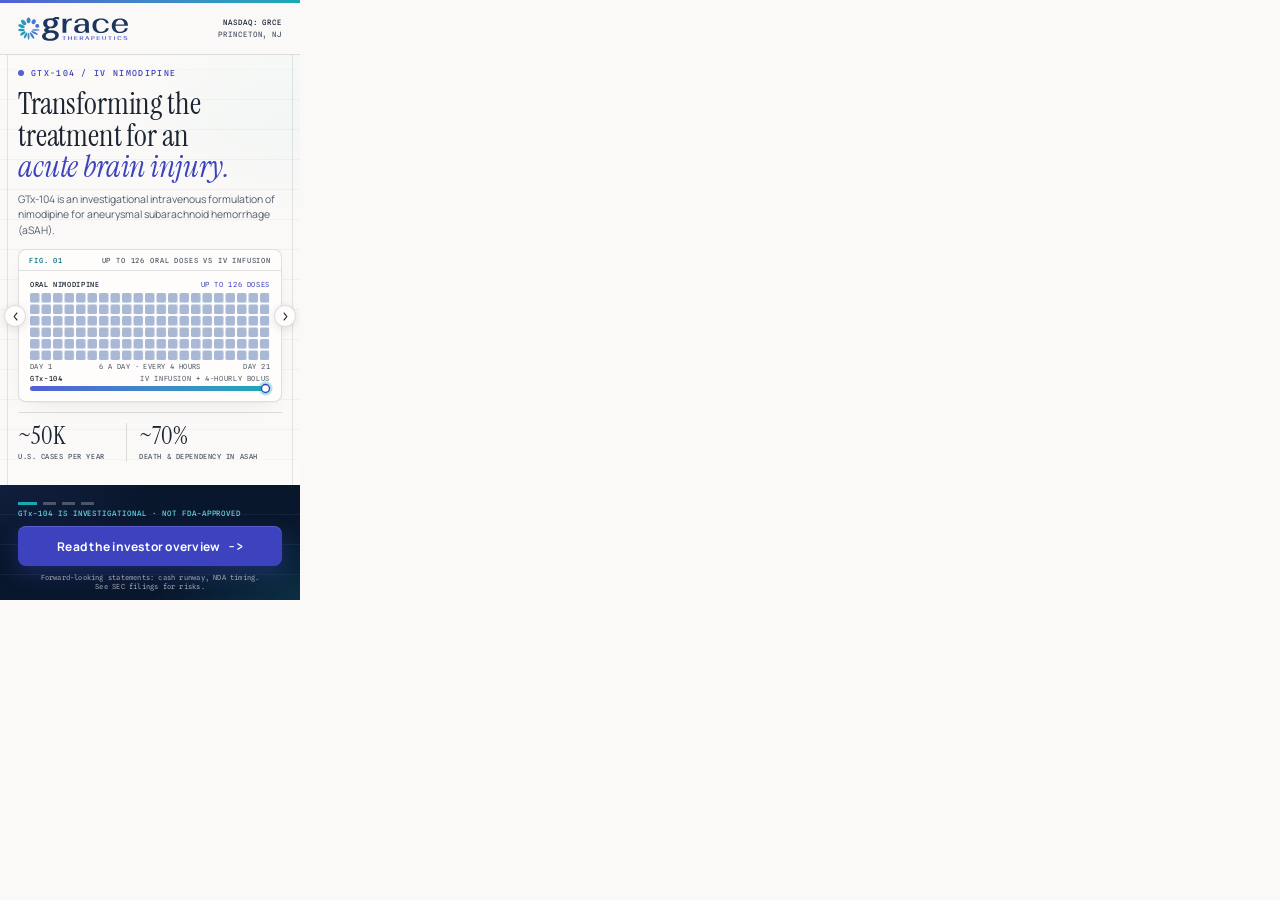
<file: concept-b-editorial/index.html>
<!DOCTYPE html>
<html lang="en">
<head>
<meta name="robots" content="noindex,nofollow">
<meta charset="UTF-8">
<meta name="ad.size" content="width=300,height=600">
<meta http-equiv="X-UA-Compatible" content="IE=Edge">
<meta name="viewport" content="width=300,initial-scale=1">
<link rel="icon" href="data:,">
<title>Grace Therapeutics, Inc. — Investor Overview</title>
<link rel="preconnect" href="https://fonts.googleapis.com">
<link rel="preconnect" href="https://fonts.gstatic.com" crossorigin>
<link href="https://fonts.googleapis.com/css2?family=Instrument+Serif:ital@0;1&family=Manrope:wght@400;500;600;700&family=Spline+Sans+Mono:wght@400;500&display=swap" rel="stylesheet">
<link rel="stylesheet" href="style.css">
</head>
<body>

<!--
  Grace Therapeutics, Inc. — IR display banner, 300x600 — Concept B: Editorial / Light.
  Promotes: https://grace-therapeutics-ir-concept.netlify.app/
  Set like the landing page itself: Instrument Serif headlines with an
  italic indigo accent, Manrope body, Spline Sans Mono eyebrows and labels,
  warm paper with the site's faint printed ruling, a navy closing band.
  One inline-SVG "Figure N" per slide in one colour language: oral /
  standard of care = navy tint, GTx-104 = the logo's indigo-to-teal sweep.
  Every figure and number is sourced (.tmp/facts.md).
-->

<div id="banner" aria-label="Grace Therapeutics, Inc. investor relations advertisement">

  <div id="top-rule"></div>

  <header id="top-bar" class="reveal" data-delay="0">
    <div id="logo"><svg class="lockup" focusable="false" viewBox="0 0 1800 393" xmlns="http://www.w3.org/2000/svg" role="img" aria-label="Grace Therapeutics"><linearGradient id="bx-logo-grad" gradientUnits="userSpaceOnUse" x1=".000332" x2="354.331" y1="189.617" y2="189.617"><stop offset=".03" stop-color="#16a9b6"/><stop offset="1" stop-color="#525fd6" stop-opacity=".95"/></linearGradient><path d="m878.162 61.8978 4.246-37.275c-5.03-1.2629-10.386-1.8943-16.047-1.8943-19.182 0-35.228 4.6376-48.14 13.9128-12.911 9.2752-22.186 22.2518-27.847 38.9298v-48.1179h-61.356v231.2488h61.356v-105.707c0-25.801 5.661-48.052 16.983-66.777 11.322-18.7246 28.326-28.0869 50.97-28.0869 8.187 0 14.784 1.2628 19.813 3.7667z" fill="#1b355e"/><path d="m1109.39 258.704h57.11c-4.73-23.275-7.08-48.771-7.08-76.445v-75.508c0-27.0632-9.99-47.8127-29.98-62.2916-19.99-14.4571-48.68-21.7074-86.11-21.7074-34.29 0-61.508 6.5971-81.647 19.8132-20.14 13.2161-31.941 32.2455-35.403 57.11h46.245c2.504-17.6142 9.363-31.0698 20.532-40.345 11.173-9.2752 26.193-13.9128 45.073-13.9128 18.87 0 34.44 4.79 44.83 14.3918 10.38 9.6018 15.56 23.5147 15.56 41.7598v16.047h-64.18c-37.124 0-65.516 6.445-85.177 19.356s-29.502 31.309-29.502 55.216c0 23.906 8.187 40.584 24.538 52.864s40.889 18.398 73.611 18.398c17.94 0 34.29-3.157 49.08-9.449 14.78-6.293 26.74-16.199 35.86-29.72 1.26 11.017 3.46 22.491 6.6 34.444zm-10.84-80.712c0 18.877-6.06 34.205-18.16 46.006-12.13 11.801-28.39 17.701-48.84 17.701-16.68 0-29.35-4.246-37.992-12.737-8.666-8.491-12.977-20.924-12.977-37.275s5.966-29.328 17.941-37.993c11.958-8.644 29.568-12.977 52.868-12.977h47.2v37.275z" fill="#1b355e"/><path d="m1439.44 183.651c-3.79 17.941-12.49 31.941-26.19 42-13.69 10.081-30.29 15.11-49.79 15.11-26.44 0-46.82-8.491-61.12-25.496-14.33-16.982-21.47-41.063-21.47-72.198s7.14-55.2161 21.47-72.1988c14.3-16.9828 34.68-25.496 61.12-25.496 20.14 0 36.88 4.9642 50.25 14.8708s21.94 23.9936 25.71 42.239h46.25c-4.1-25.4957-17.16-45.1565-39.17-58.9822-22.04-13.8475-51.45-20.7713-88.27-20.7713-43.74 0-77.79 10.451-102.18 31.3746-24.38 20.9237-36.58 50.5779-36.58 88.9639 0 38.385 12.2 68.04 36.58 88.963 24.39 20.924 58.44 31.375 102.18 31.375 36.49 0 65.84-6.924 88.03-20.771 22.18-13.848 35.31-33.509 39.41-58.983h-46.25z" fill="#1b355e"/><path d="m1675.4 240.761c-26.44 0-46.34-8.252-59.71-24.777-13.36-16.504-20.05-39.714-20.05-69.608v-2.83h204.36c-.33-39.017-11.73-68.9112-34.23-89.6606-22.49-20.7713-54.67-31.1569-96.49-31.1569-27.37 0-51.21 4.9642-71.5 14.8708-20.3 9.9067-35.95 23.9936-46.97 42.2392s-16.5 39.6485-16.5 64.1865 5.51 45.396 16.5 63.467c11.02 18.094 26.67 31.941 46.97 41.521 20.29 9.602 44.11 14.392 71.5 14.392 33.96 0 62.35-6.924 85.17-20.771 22.8-13.848 37.06-33.509 42.72-58.983h-46.72c-7.56 38.081-32.55 57.11-75.03 57.11zm-54.5-175.7933c12.43-13.0636 29.17-19.5955 50.25-19.5955s36.1 6.4448 47.9 19.356c11.8 12.9113 19.27 31.6141 22.4 56.1518h-144.42c3.47-24.2329 11.41-42.8704 23.85-55.9123z" fill="#1b355e"/><path d="m671.691 5.79156c-9.95-3.85378-23.994-5.79156-41.76-5.79156-13.369 0-26.062 2.11196-37.711 6.24879-11.343 4.04971-21.25 9.68891-29.458 16.76501-10.756-1.5023-21.338-2.2426-31.462-2.2426-23.406 0-44.351 3.2877-62.248 9.7978-18.028 6.5318-32.29 15.9377-42.37 27.9563-10.168 12.1056-15.328 26.4321-15.328 42.5657 0 19.269 5.312 35.555 15.763 48.445 8.644 10.646 22.404 19.203 40.955 25.43-10.517 2.569-19.4 6.597-26.476 12.04-10.059 7.73-15.154 16.678-15.154 26.607 0 9.928 3.614 17.679 10.756 24.429 5.552 5.269 13.564 9.362 23.819 12.214-21.228 5.139-37.688 12.672-49.01 22.448-12.977 11.213-19.574 25.431-19.574 42.261 0 14.827 5.509 28.196 16.33 39.779 10.712 11.453 26.236 20.445 46.158 26.737 19.791 6.249 43.567 9.406 70.674 9.406 42.98 0 77.62-8.448 103.008-25.082 25.648-16.831 38.646-40.215 38.646-69.499 0-25.453-11.518-45.418-34.205-59.331-22.404-13.717-53.953-20.684-93.753-20.684h-20.293c-6.88 0-12.606-1.198-17.004-3.549-4.072-2.177-6.031-4.747-6.031-7.882 0-4.354 2.896-8.6 8.6-12.672 3.157-2.242 7.708-3.94 13.434-5.007 4.746-.719 9.689-1.067 15.175-1.067 24.691-.305 46.115-4.181 63.729-11.474 17.723-7.338 31.331-17.484 40.498-30.156 9.166-12.715 13.825-27.15 13.825-42.914 0-15.7634-4.746-30.3077-14.108-42.2827-8.078-10.2985-19.182-18.6375-33.051-24.8427 6.444-.8056 13.978-1.2193 22.534-1.2193 7.055 0 14.697.8709 22.731 2.5474 7.947 1.6765 14.915 4.0933 20.728 7.1197l2.874 1.5023v-38.10236l-1.263-.47901zm-139.803 251.06244c50.491-2.091 76.335 15.066 77.598 47.726 1.045 27.956-25.561 51.688-73.962 53.495s-81.648-19.769-82.693-47.726c-1.045-27.956 28.566-51.405 79.057-53.495zm40.475-112.326c-9.318 9.319-23.144 14.043-41.085 14.043s-31.679-4.724-40.846-14.043c-9.166-9.319-13.825-23.297-13.825-41.564 0-18.2679 4.724-31.8541 14.065-41.3252 9.319-9.4712 22.992-14.283 40.606-14.283s31.745 4.8118 41.064 14.283c9.34 9.4929 14.065 23.4057 14.065 41.3252 0 17.919-4.725 32.223-14.065 41.564z" fill="#1b355e"/><g fill="#525fd6"><path d="m723.401 319.124h25.954v57.132h13.063v-57.132h25.953v-5.073h-64.97z"/><path d="m762.963 376.799h-14.153v-57.153h-25.953v-6.14h66.037v6.14h-25.953v57.153zm-13.064-1.067h11.997v-57.153h25.953v-3.985h-63.881v3.985h25.953v57.153z"/><path d="m869.519 340.352h-35.294v-26.301h-13.151v62.205h13.151v-30.831h35.294v30.831h13.15v-62.205h-13.15z"/><path d="m883.213 376.799h-14.217v-30.83h-34.205v30.83h-14.24v-63.293h14.24v26.301h34.205v-26.301h14.217zm-13.15-1.067h12.084v-61.138h-12.084v26.302h-36.361v-26.302h-12.084v61.138h12.084v-30.83h36.361z"/><path d="m921.142 376.256h55.913v-5.052h-42.74v-25.779h37.775v-5.073h-37.775v-21.228h42.74v-5.073h-55.913z"/><path d="m977.599 376.799h-56.98v-63.293h56.98v6.14h-42.762v20.161h37.776v6.14h-37.776v24.712h42.762zm-55.913-1.067h54.846v-3.984h-42.762v-26.846h37.776v-4.006h-37.776v-22.317h42.762v-3.985h-54.846z"/><path d="m1066.06 371.64c-1.15-2.199-2.48-5.16-3.94-8.905-1.37-3.375-2.83-6.118-4.4-8.209-1.57-2.112-3.42-3.745-5.55-4.92 9.95-2.482 14.94-8.23 14.94-17.244 0-6.51-2.46-11.192-7.38-14.044-4.93-2.852-11.91-4.267-20.97-4.267h-27.28v62.226h13.06v-25.321h16c2.2.783 4.01 2.308 5.47 4.615 1.46 2.308 2.92 5.444 4.4 9.428 1.06 2.852 2.04 5.16 2.94 6.924.89 1.785 1.87 3.244 2.94 4.354h13.06v-1.066c-1-.175-2.09-1.35-3.25-3.549zm-15.94-28.74c-2.65 1.981-6.4 2.983-11.19 2.983h-14.39v-26.759h14.39c4.79 0 8.54.98 11.19 2.939 2.68 1.96 4.01 5.4 4.01 10.299s-1.33 8.556-4.01 10.538z"/><path d="m1069.85 376.798h-13.83l-.15-.174c-1.09-1.154-2.11-2.657-3.02-4.486-.9-1.763-1.86-4.049-2.97-6.989-1.45-3.919-2.91-7.054-4.35-9.319-1.35-2.155-3.07-3.636-5.1-4.376h-15.37v25.322h-14.15v-63.294h27.83c9.12 0 16.26 1.459 21.25 4.333 5.07 2.94 7.64 7.817 7.64 14.501 0 8.861-4.75 14.718-14.11 17.44 1.74 1.154 3.29 2.634 4.64 4.42 1.59 2.134 3.09 4.942 4.46 8.339 1.46 3.679 2.77 6.64 3.92 8.839 1.33 2.526 2.31 3.179 2.87 3.266l.44.088v2.046zm-13.37-1.067h12.3v-.131c-1.04-.413-2.09-1.633-3.18-3.701-1.17-2.243-2.5-5.247-3.96-8.949-1.35-3.309-2.81-6.031-4.33-8.099-1.53-2.025-3.33-3.636-5.38-4.79l-1.2-.653 1.33-.327c9.78-2.439 14.52-7.904 14.52-16.722 0-6.27-2.39-10.842-7.12-13.586-4.81-2.787-11.78-4.202-20.7-4.202h-26.74v61.138h12v-25.322h16.72c2.31.849 4.22 2.482 5.73 4.877 1.45 2.33 2.96 5.531 4.44 9.515 1.09 2.896 2.04 5.138 2.91 6.88.83 1.633 1.72 3.005 2.68 4.05zm-17.57-29.328h-14.94v-27.826h14.94c4.9 0 8.77 1.024 11.52 3.048 2.81 2.047 4.22 5.661 4.22 10.734s-1.41 8.884-4.22 10.952c-2.75 2.047-6.62 3.092-11.52 3.092zm-13.85-1.067h13.85c4.66 0 8.32-.958 10.89-2.874 2.5-1.872 3.79-5.269 3.79-10.103 0-4.833-1.27-8.034-3.79-9.884-2.55-1.873-6.23-2.831-10.89-2.831h-13.85v25.67z"/><path d="m1129.22 313.16-32.35 63.098h9.06l7.73-15.916h33.05l7.47 15.916h13.52l-30.49-63.098zm-13.06 42.13 14.39-29.415 13.78 29.415z"/><path d="m1168.57 376.799h-14.72l-.15-.305-7.32-15.589h-32.37l-7.73 15.916h-10.28l32.9-64.165h8.66l31.01 64.165zm-14.02-1.067h12.32l-29.96-62.031h-7.34l-31.81 62.031h7.84l7.73-15.916h33.75l.15.305 7.32 15.589zm-9.37-19.9h-29.87l15.26-31.201zm-28.15-1.089h26.48l-12.96-27.63z"/><path d="m1247.04 318.536c-4.95-3.005-11.96-4.485-21.01-4.485h-25.26v62.226h13.15v-23.819h12.08c9.24 0 16.29-1.502 21.17-4.529 4.85-3.026 7.27-7.903 7.27-14.653 0-6.749-2.48-11.714-7.42-14.718zm-9.47 25.648c-2.55 2.069-6.34 3.114-11.37 3.114h-12.26v-28.174h12.26c5.1 0 8.91 1.088 11.43 3.244 2.5 2.155 3.77 5.792 3.77 10.886 0 5.095-1.29 8.862-3.81 10.93z"/><path d="m1214.46 376.799h-14.23v-63.293h25.77c9.13 0 16.29 1.546 21.3 4.572 5.09 3.07 7.68 8.187 7.68 15.176s-2.54 12.018-7.53 15.11c-4.92 3.07-12.15 4.616-21.45 4.616h-11.56v23.819zm-13.15-1.067h12.09v-23.819h12.63c9.1 0 16.11-1.502 20.88-4.442 4.66-2.895 7.03-7.685 7.03-14.195 0-6.511-2.42-11.388-7.16-14.24-4.84-2.939-11.83-4.42-20.73-4.42h-24.71v61.138zm24.89-27.912h-12.8v-29.241h12.8c5.2 0 9.17 1.132 11.78 3.375 2.63 2.264 3.96 6.074 3.96 11.3 0 5.225-1.35 9.166-4 11.343-2.64 2.156-6.58 3.223-11.72 3.223zm-11.74-1.067h11.74c4.88 0 8.6-1.002 11.04-2.983 2.39-1.96 3.61-5.487 3.61-10.516 0-5.03-1.19-8.426-3.59-10.495-2.42-2.068-6.14-3.113-11.06-3.113h-11.74z"/><path d="m1288.41 376.256h55.91v-5.052h-42.76v-25.779h37.77v-5.073h-37.77v-21.228h42.76v-5.073h-55.91z"/><path d="m1344.86 376.799h-56.98v-63.293h56.98v6.14h-42.76v20.161h37.78v6.14h-37.78v24.712h42.76zm-55.91-1.067h54.85v-3.984h-42.77v-26.846h37.78v-4.006h-37.78v-22.317h42.77v-3.985h-54.85z"/><path d="m1427.14 352.371c0 6.336-1.33 11.213-3.98 14.609-2.68 3.419-7.21 5.117-13.61 5.117s-11.24-1.764-13.83-5.291-3.87-8.339-3.87-14.435v-38.32h-13.15v36.273c0 8.296 2.28 14.849 6.88 19.639 4.59 4.79 12.58 7.207 23.95 7.207 11.36 0 19.35-2.395 23.9-7.207 4.58-4.79 6.84-11.343 6.84-19.639v-36.273h-13.15v38.32z"/><path d="m1409.55 377.694c-11.48 0-19.66-2.482-24.34-7.36-4.66-4.877-7.04-11.626-7.04-20.009v-36.796h14.22v38.843c0 5.966 1.26 10.712 3.77 14.13 2.46 3.354 6.94 5.074 13.39 5.074 6.44 0 10.62-1.655 13.17-4.899 2.57-3.288 3.88-8.1 3.88-14.283v-38.843h14.24v36.796c0 8.404-2.36 15.132-6.99 20.009-4.64 4.877-12.83 7.359-24.3 7.359zm-30.31-63.12v35.73c0 8.121 2.27 14.609 6.73 19.268 4.46 4.66 12.39 7.033 23.56 7.033s19.09-2.373 23.51-7.033c4.44-4.681 6.71-11.169 6.71-19.268v-35.73h-12.09v37.776c0 6.445-1.37 11.474-4.11 14.958-2.77 3.527-7.49 5.313-14.02 5.313s-11.59-1.851-14.26-5.509c-2.64-3.592-3.99-8.578-3.99-14.762v-37.776h-12.06z"/><path d="m1473.02 319.124h25.95v57.132h13.06v-57.132h25.96v-5.073h-64.97z"/><path d="m1512.58 376.799h-14.15v-57.153h-25.96v-6.14h66.04v6.14h-25.95v57.153zm-13.07-1.067h12v-57.153h25.95v-3.985h-63.88v3.985h25.96v57.153z"/><path d="m1587.13 314.051h-13.15v62.226h13.15z"/><path d="m1587.67 376.799h-14.22v-63.293h14.22zm-13.15-1.067h12.09v-61.138h-12.09z"/><path d="m1662.07 318.233c5.79 0 10.54 1.394 14.22 4.137 3.68 2.765 6.01 6.706 7.01 11.866h10.49c-.93-6.749-4.18-11.953-9.69-15.611-5.5-3.636-12.99-5.465-22.49-5.465-11.15 0-19.66 2.722-25.56 8.165s-8.84 13.303-8.84 23.558 2.96 18.42 8.88 23.95c5.93 5.53 14.48 8.317 25.7 8.317 9.36 0 16.81-1.829 22.29-5.465 5.51-3.636 8.73-8.839 9.69-15.589h-10.49c-1.01 5.16-3.33 9.101-6.97 11.866-3.66 2.765-8.34 4.137-14.09 4.137-6.99 0-12.36-2.33-16.09-6.967-3.72-4.638-5.59-11.387-5.59-20.227s1.83-15.263 5.5-19.835c3.68-4.572 9-6.837 16.01-6.837z"/><path d="m1661.79 377.69c-11.28 0-20.06-2.852-26.07-8.448-6-5.617-9.05-13.804-9.05-24.342s3.02-18.42 9.01-23.95c5.97-5.508 14.7-8.317 25.91-8.317 9.54 0 17.2 1.872 22.78 5.552 5.61 3.723 8.97 9.101 9.92 15.981l.09.61h-11.54l-.09-.436c-.98-4.986-3.26-8.883-6.81-11.539-3.57-2.678-8.25-4.028-13.89-4.028-6.8 0-12.04 2.242-15.59 6.64-3.59 4.442-5.4 10.996-5.4 19.487s1.85 15.35 5.49 19.879c3.61 4.485 8.88 6.771 15.67 6.771 5.6 0 10.24-1.35 13.76-4.028 3.53-2.656 5.79-6.532 6.77-11.54l.09-.435h11.54l-.09.61c-.95 6.88-4.29 12.258-9.92 15.959-5.58 3.68-13.18 5.552-22.61 5.552zm-.18-63.99c-10.95 0-19.42 2.7-25.19 8.034-5.75 5.312-8.66 13.107-8.66 23.166s2.94 18.159 8.7 23.558c5.8 5.422 14.33 8.165 25.33 8.165 9.21 0 16.61-1.807 22.01-5.378 5.18-3.418 8.34-8.339 9.36-14.609h-9.43c-1.06 5.051-3.46 9.014-7.09 11.757-3.73 2.809-8.58 4.246-14.42 4.246-7.14 0-12.69-2.417-16.5-7.185-3.79-4.725-5.73-11.649-5.73-20.554s1.9-15.524 5.64-20.162c3.77-4.681 9.28-7.054 16.42-7.054 5.9 0 10.78 1.437 14.54 4.246 3.66 2.743 6.08 6.706 7.14 11.757h9.43c-1.02-6.27-4.18-11.191-9.36-14.609-5.4-3.571-12.87-5.378-22.19-5.378z"/><path d="m1775.92 342.483c-3.92-1.48-9.17-2.939-15.74-4.354-4.92-1.067-8.67-2.134-11.24-3.201-2.59-1.067-4.31-2.199-5.2-3.375s-1.33-2.547-1.33-4.093c0-2.722 1.24-4.943 3.72-6.619 2.49-1.698 6.25-2.526 11.28-2.526 5.51 0 9.84.936 12.98 2.787 3.13 1.873 5.14 4.964 5.97 9.297h10.49c-.52-5.269-3.2-9.449-7.99-12.541-4.79-3.07-11.76-4.616-20.88-4.616-8.43 0-15.29 1.219-20.62 3.68-5.33 2.46-7.99 6.597-7.99 12.41 0 5.269 2.53 9.297 7.6 12.084 5.05 2.787 11.6 4.986 19.59 6.576 5.1 1.001 9.02 2.112 11.74 3.287 2.72 1.176 4.59 2.526 5.59 3.985 1.01 1.48 1.51 3.266 1.51 5.334 0 3.723-1.37 6.575-4.14 8.535-2.74 1.959-6.88 2.918-12.39 2.918-6.57 0-11.54-1.242-14.89-3.724s-5.2-6.444-5.55-11.909h-10.67c.37 6.575 3.31 11.67 8.84 15.284s13.02 5.422 22.42 5.422c5.93 0 11.11-.719 15.55-2.134s7.88-3.484 10.32-6.184c2.42-2.699 3.64-5.9 3.64-9.645 0-4.333-1.14-7.816-3.38-10.494-2.24-2.657-5.33-4.747-9.23-6.227z"/><path d="m1759.02 377.691c-9.49 0-17.13-1.851-22.73-5.509-5.66-3.679-8.73-8.97-9.08-15.698v-.566h11.72v.501c.37 5.269 2.18 9.122 5.38 11.517 3.24 2.417 8.14 3.637 14.56 3.637 5.38 0 9.45-.958 12.09-2.831 2.63-1.872 3.89-4.507 3.89-8.099 0-1.96-.48-3.658-1.41-5.03-.96-1.393-2.77-2.678-5.38-3.81-2.7-1.176-6.6-2.265-11.63-3.244-8.03-1.611-14.67-3.854-19.74-6.641-5.23-2.874-7.89-7.098-7.89-12.563 0-6.009 2.79-10.342 8.32-12.889 5.38-2.482 12.39-3.745 20.86-3.745 9.19 0 16.31 1.589 21.18 4.703 4.92 3.157 7.69 7.511 8.23 12.933l.07.588h-11.52l-.09-.436c-.8-4.159-2.72-7.163-5.7-8.927-3.03-1.807-7.29-2.721-12.69-2.721-4.9 0-8.6.827-10.98 2.438-2.35 1.59-3.5 3.614-3.5 6.184 0 1.415.41 2.678 1.22 3.766.82 1.111 2.5 2.178 4.98 3.201 2.57 1.045 6.32 2.112 11.15 3.157 6.58 1.415 11.91 2.896 15.81 4.376 3.98 1.503 7.16 3.658 9.45 6.38 2.33 2.765 3.5 6.401 3.5 10.843 0 3.853-1.26 7.206-3.79 9.993-2.48 2.765-6.03 4.877-10.56 6.336-4.48 1.437-9.77 2.156-15.72 2.156zm-30.72-20.706c.48 6.096 3.38 10.908 8.56 14.304 5.42 3.549 12.87 5.335 22.14 5.335 5.84 0 11.02-.719 15.4-2.112 4.33-1.394 7.73-3.418 10.08-6.031 2.33-2.591 3.5-5.705 3.5-9.275 0-4.181-1.09-7.599-3.24-10.147-2.18-2.59-5.23-4.615-9.02-6.074-3.85-1.459-9.12-2.918-15.65-4.333-4.9-1.067-8.71-2.155-11.34-3.222-2.68-1.111-4.47-2.265-5.43-3.549-.95-1.263-1.43-2.744-1.43-4.42 0-2.918 1.33-5.291 3.96-7.076 2.57-1.742 6.47-2.635 11.58-2.635 5.6 0 10.06.958 13.24 2.874 3.16 1.873 5.23 4.986 6.12 9.21h9.45c-.65-4.812-3.22-8.687-7.69-11.539-4.7-3.005-11.62-4.529-20.59-4.529-8.3 0-15.16 1.219-20.41 3.636-5.16 2.395-7.68 6.292-7.68 11.91 0 5.116 2.39 8.905 7.31 11.604 4.97 2.744 11.52 4.943 19.45 6.532 5.09 1.002 9.08 2.134 11.84 3.332 2.81 1.219 4.77 2.612 5.84 4.18 1.06 1.568 1.59 3.462 1.59 5.639 0 3.897-1.46 6.924-4.36 8.97-2.83 2.004-7.1 3.027-12.71 3.027-6.67 0-11.78-1.285-15.22-3.832-3.36-2.504-5.29-6.467-5.73-11.801h-9.6z"/></g><path d="m172.55 101.35c44.242 0 44.242-94.58075 0-94.55898-44.243 0-44.243 94.58098 0 94.55898zm-44.09 26.933c30.286-27.695-41.9128-105.8156-71.894-77.794-30.2859 27.695 41.9127 105.816 71.894 77.794zm-80.32 45.963c69.825 25.648 86.917-19.748 17.5053-46.507-69.82534-25.648-86.917 19.748-17.5053 46.507zm234.014-28.262c.196 42.37 64.622 42.37 64.796 0-.196-42.369-64.622-42.369-64.796 0zm-170.002 66.168c.849-28.675-113.000807-28.675-112.15166808 0-.84913892 28.675 113.00066808 28.675 112.15166808 0zm123.082-98.74c37.928 22.579 80.015-47.682 42.217-70.4564-37.928-22.5784-80.015 47.6824-42.217 70.4564zm53.822 87.745c-91.598.5-82.911 22.36 3.875 21.99 86.569-.196 78.252-22.643-3.875-21.99zm-10.603 44.699c-73.723-37.449-88.529-8.491-15.002 29.35 73.723 37.449 88.528 8.491 15.002-29.35zm-82.476 3.506c-22.252 12.258 45.788 121.622 66.603 107.056 22.252-12.258-45.81-121.622-66.603-107.056zm-49.032 6.161c-21.642-11.517-67.6264 82.976-45.2 92.905 21.642 11.518 67.626-82.976 45.2-92.905zm-24.56-17.026c-15.263-23.362-102.8545 37.21-86.3725 59.723 15.2628 23.362 102.8545-37.21 86.3725-59.723zm50.165 23.101c-20.641-2.025-20.641 112.848 0 110.802 20.64 2.025 20.64-112.849 0-110.802z" fill="url(#bx-logo-grad)"/></svg></div>
    <div id="masthead"><b>NASDAQ:&nbsp;GRCE</b>PRINCETON,&nbsp;NJ</div>
  </header>

  <div id="slides">

    <!-- Slide 1 — Overview: the dosing contrast -->
    <section class="slide" data-index="0">
      <div class="slide-copy">
        <p class="eyebrow">GTx-104 / IV nimodipine</p>
        <h1>Transforming the<br>treatment for an<br><em>acute brain injury.</em></h1>
        <p class="lead">GTx-104 is an investigational intravenous formulation of nimodipine for aneurysmal subarachnoid hemorrhage (aSAH).</p>

        <figure class="fig-card">
          <figcaption class="fig-bar"><span>Fig. 01</span><span>Up to 126 oral doses vs IV infusion</span></figcaption>
          <div class="fig-body">
            <svg viewBox="0 0 240 112" role="img" aria-label="Oral nimodipine: six doses a day for up to 21 days, up to 126 doses. GTx-104: IV infusion plus a 4-hourly IV bolus.">
              <defs>
                <pattern id="bx-doses" x="0" y="13" width="11.5" height="11.5" patternUnits="userSpaceOnUse">
                  <rect width="9.5" height="9.5" rx="1.6" class="fx-dose"/>
                </pattern>
                <linearGradient id="bx-sweep-1" gradientUnits="userSpaceOnUse" x1="0" y1="0" x2="240" y2="0">
                  <stop offset="0" class="st-accent"/><stop offset="1" class="st-teal"/>
                </linearGradient>
              </defs>
              <text class="fx-k" x="0" y="7">ORAL NIMODIPINE</text>
              <text class="fx-v fx-hi" x="240" y="7" text-anchor="end">UP TO 126 DOSES</text>
              <rect class="fx-wipe" x="0" y="13" width="239.5" height="67" fill="url(#bx-doses)"/>
              <text class="fx-n" x="0" y="89">DAY 1</text>
              <text class="fx-n" x="120" y="89" text-anchor="middle">6 A DAY · EVERY 4 HOURS</text>
              <text class="fx-n" x="240" y="89" text-anchor="end">DAY 21</text>
              <text class="fx-k" x="0" y="101">GTx-104</text>
              <text class="fx-v" x="240" y="101" text-anchor="end">IV INFUSION + 4-HOURLY BOLUS</text>
              <rect class="fx-draw" x="0" y="106" width="240" height="5" rx="2.5" fill="url(#bx-sweep-1)"/>
              <g class="fx-run"><circle class="fx-halo" cx="235.5" cy="108.5" r="7"/><circle class="fx-pulse" cx="235.5" cy="108.5" r="4"/></g>
            </svg>
          </div>
        </figure>

        <dl class="kf">
          <div><dt>U.S. cases per year</dt><dd>~50K</dd></div>
          <div><dt>Death &amp; dependency in aSAH</dt><dd>~70%</dd></div>
        </dl>
      </div>
    </section>

    <!-- Slide 2 — Proof: STRIVE-ON pivotal Phase 3 (complete) -->
    <section class="slide" data-index="1">
      <div class="slide-copy">
        <p class="eyebrow">Phase 3 safety trial / complete</p>
        <h1>STRIVE-ON met<br>its primary<br><em>safety endpoint.</em></h1>
        <p class="lead">GTx-104 vs oral nimodipine: a 19% relative reduction in patients with clinically significant hypotension. Not powered for statistical comparison.</p>

        <figure class="fig-card">
          <figcaption class="fig-bar"><span>Fig. 02</span><span>STRIVE-ON · share of patients</span></figcaption>
          <div class="fig-body">
            <svg viewBox="0 0 240 112" role="img" aria-label="STRIVE-ON: clinically significant hypotension 35% of patients on oral nimodipine versus 28% on GTx-104, a 19% relative reduction. Relative dose intensity of 95% or higher: 8% oral versus 54% GTx-104. The trial was not powered for statistical comparison.">
              <defs>
                <linearGradient id="bx-sweep-2" x1="0" y1="0" x2="1" y2="0">
                  <stop offset="0" class="st-accent"/><stop offset="1" class="st-teal"/>
                </linearGradient>
              </defs>
              <text class="fx-s fx-strong" x="0" y="7">Clinically significant hypotension</text>
              <text class="fx-v fx-hi" x="240" y="7" text-anchor="end">19% REDUCTION</text>
              <text class="fx-s fx-strong" x="0" y="53">Relative dose intensity ≥95%</text>
              <text class="fx-n" x="0" y="21.3">ORAL</text><rect class="fx-track-bg" x="46" y="14" width="168" height="9" rx="2"/><rect class="fx-oral fx-grow" style="--i:0" x="46" y="14" width="58.8" height="9" rx="2"/><text class="fx-num oral" x="240" y="21.3" text-anchor="end">35%</text><text class="fx-n" x="0" y="34.3">GTx-104</text><rect class="fx-track-bg" x="46" y="27" width="168" height="9" rx="2"/><rect class="fx-grow" fill="url(#bx-sweep-2)" style="--i:1" x="46" y="27" width="47.04" height="9" rx="2"/><text class="fx-num" x="240" y="34.3" text-anchor="end">28%</text><text class="fx-n" x="0" y="67.3">ORAL</text><rect class="fx-track-bg" x="46" y="60" width="168" height="9" rx="2"/><rect class="fx-oral fx-grow" style="--i:2" x="46" y="60" width="13.44" height="9" rx="2"/><text class="fx-num oral" x="240" y="67.3" text-anchor="end">8%</text><text class="fx-n" x="0" y="80.3">GTx-104</text><rect class="fx-track-bg" x="46" y="73" width="168" height="9" rx="2"/><rect class="fx-grow" fill="url(#bx-sweep-2)" style="--i:3" x="46" y="73" width="90.72" height="9" rx="2"/><text class="fx-num" x="240" y="80.3" text-anchor="end">54%</text>
              <line class="fx-rule" x1="0" y1="93.5" x2="240" y2="93.5"/>
              <text class="fx-n" x="0" y="106">% OF PATIENTS · GTx-104 n=50 · ORAL n=52</text>
            </svg>
          </div>
        </figure>

        <dl class="kf">
          <div><dt>Primary safety endpoint</dt><dd>Met</dd></div>
          <div><dt>Patients treated, GTx-104 vs&nbsp;oral</dt><dd>50 vs 52</dd></div>
        </dl>
      </div>
    </section>

    <!-- Slide 3 — Platform: the micelle formulation -->
    <section class="slide" data-index="2">
      <div class="slide-copy">
        <p class="eyebrow">Platform / nanoparticle formulation</p>
        <h1>Nimodipine,<br>reformulated for<br><em>IV infusion.</em></h1>
        <p class="lead">Non-ionic surfactant micelles solubilize insoluble nimodipine for a standard peripheral IV infusion.</p>

        <figure class="fig-card">
          <figcaption class="fig-bar"><span>Fig. 03</span><span>Non-ionic surfactant micelles</span></figcaption>
          <div class="fig-body">
            <svg viewBox="0 0 240 112" role="img" aria-label="Insoluble nimodipine is carried inside non-ionic surfactant micelles, so it can be given through a standard peripheral IV.">
              <defs>
                <linearGradient id="bx-sweep-3" gradientUnits="userSpaceOnUse" x1="91" y1="17" x2="145" y2="71">
                  <stop offset="0" class="st-accent"/><stop offset="1" class="st-teal"/>
                </linearGradient>
                <linearGradient id="bx-sweep-3b" gradientUnits="userSpaceOnUse" x1="182" y1="0" x2="228" y2="0">
                  <stop offset="0" class="st-accent"/><stop offset="1" class="st-teal"/>
                </linearGradient>
              </defs>
              <polygon class="fx-hex fx-pop" style="--i:0" points="24.46,32.8 30,36 30,42.4 24.46,45.6 18.91,42.4 18.91,36"/><polygon class="fx-hex fx-pop" style="--i:1" points="35.54,32.8 41.09,36 41.09,42.4 35.54,45.6 30,42.4 30,36"/><polygon class="fx-hex fx-pop" style="--i:2" points="18.91,42.4 24.46,45.6 24.46,52 18.91,55.2 13.37,52 13.37,45.6"/><polygon class="fx-hex fx-pop" style="--i:3" points="30,42.4 35.54,45.6 35.54,52 30,55.2 24.46,52 24.46,45.6"/><polygon class="fx-hex fx-pop" style="--i:4" points="41.09,42.4 46.63,45.6 46.63,52 41.09,55.2 35.54,52 35.54,45.6"/>
              <path class="fx-conn" d="M56 44 H80 M76.5 40.5 L80 44 L76.5 47.5"/>
              <line class="fx-tail" x1="118" y1="20.8" x2="118" y2="31.4"/><line class="fx-tail" x1="126.88" y1="22.57" x2="122.82" y2="32.36"/><line class="fx-tail" x1="134.4" y1="27.6" x2="126.91" y2="35.09"/><line class="fx-tail" x1="139.43" y1="35.12" x2="129.64" y2="39.18"/><line class="fx-tail" x1="141.2" y1="44" x2="130.6" y2="44"/><line class="fx-tail" x1="139.43" y1="52.88" x2="129.64" y2="48.82"/><line class="fx-tail" x1="134.4" y1="60.4" x2="126.91" y2="52.91"/><line class="fx-tail" x1="126.88" y1="65.43" x2="122.82" y2="55.64"/><line class="fx-tail" x1="118" y1="67.2" x2="118" y2="56.6"/><line class="fx-tail" x1="109.12" y1="65.43" x2="113.18" y2="55.64"/><line class="fx-tail" x1="101.6" y1="60.4" x2="109.09" y2="52.91"/><line class="fx-tail" x1="96.57" y1="52.88" x2="106.36" y2="48.82"/><line class="fx-tail" x1="94.8" y1="44" x2="105.4" y2="44"/><line class="fx-tail" x1="96.57" y1="35.12" x2="106.36" y2="39.18"/><line class="fx-tail" x1="101.6" y1="27.6" x2="109.09" y2="35.09"/><line class="fx-tail" x1="109.12" y1="22.57" x2="113.18" y2="32.36"/><polygon class="fx-hex core" points="118,37.6 123.54,40.8 123.54,47.2 118,50.4 112.46,47.2 112.46,40.8"/><circle class="fx-pop" style="--i:0" cx="118" cy="17" r="3.3" fill="url(#bx-sweep-3)"/><circle class="fx-pop" style="--i:1" cx="128.33" cy="19.06" r="3.3" fill="url(#bx-sweep-3)"/><circle class="fx-pop" style="--i:2" cx="137.09" cy="24.91" r="3.3" fill="url(#bx-sweep-3)"/><circle class="fx-pop" style="--i:3" cx="142.94" cy="33.67" r="3.3" fill="url(#bx-sweep-3)"/><circle class="fx-pop" style="--i:4" cx="145" cy="44" r="3.3" fill="url(#bx-sweep-3)"/><circle class="fx-pop" style="--i:5" cx="142.94" cy="54.33" r="3.3" fill="url(#bx-sweep-3)"/><circle class="fx-pop" style="--i:6" cx="137.09" cy="63.09" r="3.3" fill="url(#bx-sweep-3)"/><circle class="fx-pop" style="--i:7" cx="128.33" cy="68.94" r="3.3" fill="url(#bx-sweep-3)"/><circle class="fx-pop" style="--i:8" cx="118" cy="71" r="3.3" fill="url(#bx-sweep-3)"/><circle class="fx-pop" style="--i:9" cx="107.67" cy="68.94" r="3.3" fill="url(#bx-sweep-3)"/><circle class="fx-pop" style="--i:10" cx="98.91" cy="63.09" r="3.3" fill="url(#bx-sweep-3)"/><circle class="fx-pop" style="--i:11" cx="93.06" cy="54.33" r="3.3" fill="url(#bx-sweep-3)"/><circle class="fx-pop" style="--i:12" cx="91" cy="44" r="3.3" fill="url(#bx-sweep-3)"/><circle class="fx-pop" style="--i:13" cx="93.06" cy="33.67" r="3.3" fill="url(#bx-sweep-3)"/><circle class="fx-pop" style="--i:14" cx="98.91" cy="24.91" r="3.3" fill="url(#bx-sweep-3)"/><circle class="fx-pop" style="--i:15" cx="107.67" cy="19.06" r="3.3" fill="url(#bx-sweep-3)"/>
              <path class="fx-conn" d="M155 44 H177 M173.5 40.5 L177 44 L173.5 47.5"/>
              <rect class="fx-draw" x="182" y="41.5" width="46" height="5" rx="2.5" fill="url(#bx-sweep-3b)"/>
              <g class="fx-node"><circle class="fx-halo" cx="224" cy="44" r="7"/><circle class="fx-pulse" cx="224" cy="44" r="4"/></g>
              <text class="fx-k" x="30" y="90" text-anchor="middle">NIMODIPINE</text>
              <text class="fx-v" x="30" y="100" text-anchor="middle">INSOLUBLE</text>
              <text class="fx-k" x="118" y="90" text-anchor="middle">MICELLE</text>
              <text class="fx-v" x="118" y="100" text-anchor="middle">NON-IONIC SURFACTANT</text>
              <text class="fx-k" x="205" y="90" text-anchor="middle">PERIPHERAL IV</text>
              <text class="fx-v" x="205" y="100" text-anchor="middle">STANDARD LINE</text>
            </svg>
          </div>
        </figure>

        <dl class="kf">
          <div><dt>Granted &amp; pending patents</dt><dd>52</dd></div>
          <div><dt>IV bioavailability vs 7.2%&nbsp;oral (Phase&nbsp;1)</dt><dd>100%</dd></div>
        </dl>
      </div>
    </section>

    <!-- Slide 4 — Catalyst & financials: path to NDA resubmission -->
    <section class="slide" data-index="3">
      <div class="slide-copy">
        <p class="eyebrow">Regulatory status</p>
        <h1>Two manufacturing<br>routes toward<br><em>NDA resubmission.</em></h1>
        <p class="lead">The FDA's Complete Response Letter cited manufacturing and non-clinical items, not clinical safety or efficacy.</p>

        <figure class="fig-card">
          <figcaption class="fig-bar"><span>Fig. 04</span><span>Dual-source manufacturing</span></figcaption>
          <div class="fig-body">
            <svg viewBox="0 0 240 112" role="img" aria-label="Two manufacturing routes converge on the NDA resubmission: the current manufacturer remediating cGMP findings and then facing FDA reinspection, and a second, U.S.-based manufacturer completing technology transfer and then 12 months of stability data. Timing reflects whichever site reaches readiness first.">
              <defs>
                <linearGradient id="bx-sweep-4" gradientUnits="userSpaceOnUse" x1="0" y1="0" x2="232" y2="0">
                  <stop offset="0" class="st-accent"/><stop offset="1" class="st-teal"/>
                </linearGradient>
              </defs>
              <text class="fx-k" x="0" y="7">ROUTE 1 · CURRENT MANUFACTURER</text>
              <path class="fx-route" stroke="url(#bx-sweep-4)" d="M4 15.5 H202 C215 15.5 225.5 24 225.5 36"/>
              <circle class="fx-site" cx="4" cy="15.5" r="3.5"/>
              <text class="fx-s" x="0" y="28">Remediate cGMP findings, then FDA reinspection</text>
              <text class="fx-k" x="0" y="59">ROUTE 2 · SECOND, U.S.-BASED MANUFACTURER</text>
              <path class="fx-route" stroke="url(#bx-sweep-4)" d="M4 67.5 H202 C215 67.5 225.5 59 225.5 51"/>
              <circle class="fx-site" cx="4" cy="67.5" r="3.5"/>
              <text class="fx-s" x="0" y="80">Tech transfer, then 12-month stability data</text>
              <text class="fx-serif" x="214" y="47.5" text-anchor="end">NDA resubmission</text>
              <g class="fx-node"><circle class="fx-halo" cx="225.5" cy="43.5" r="8"/><circle class="fx-pulse" cx="225.5" cy="43.5" r="4.6"/></g>
              <line class="fx-rule" x1="0" y1="93.5" x2="240" y2="93.5"/>
              <text class="fx-n" x="0" y="106">TIMING: WHICHEVER SITE REACHES READINESS FIRST</text>
            </svg>
          </div>
        </figure>

        <dl class="kf">
          <div><dt>Cash &amp; equivalents, Aug&nbsp;11,&nbsp;2026</dt><dd>$22.2M</dd></div>
          <div><dt>Cash expected to fund planned operations</dt><dd>Through 2028</dd></div>
        </dl>
      </div>
    </section>

  </div>

  <button type="button" class="nav-arrow" id="arrow-prev" aria-label="Previous slide">
    <svg viewBox="0 0 16 16"><path d="M10 3 6 8l4 5" stroke="currentColor" stroke-width="1.7" fill="none" stroke-linecap="round" stroke-linejoin="round"/></svg>
  </button>
  <button type="button" class="nav-arrow" id="arrow-next" aria-label="Next slide">
    <svg viewBox="0 0 16 16"><path d="M6 3l4 5-4 5" stroke="currentColor" stroke-width="1.7" fill="none" stroke-linecap="round" stroke-linejoin="round"/></svg>
  </button>

  <div id="band" aria-hidden="true"></div>

  <div id="dots" class="reveal" role="tablist" aria-label="Slide selector">
    <button class="dot active" data-index="0" aria-label="Slide 1: Overview"></button>
    <button class="dot" data-index="1" aria-label="Slide 2: STRIVE-ON results"></button>
    <button class="dot" data-index="2" aria-label="Slide 3: Formulation"></button>
    <button class="dot" data-index="3" aria-label="Slide 4: Path to NDA resubmission"></button>
  </div>

  <div id="bottom-fixed" class="reveal" data-delay="1">
    <div id="bf-line">GTx-104 IS INVESTIGATIONAL · NOT FDA-APPROVED</div>
    <a href="#" id="cta">
      <span>Read the investor overview</span>
      <span class="arw" aria-hidden="true">-&gt;</span>
    </a>
    <div id="fls">Forward-looking statements: cash runway, NDA timing.<br>See SEC filings for risks.</div>
  </div>

  <!-- Standard HTML5-ad click-tag plumbing -->
  <div id="click-tag-wrapper"></div>
</div>

<script src="script.js"></script>
</body>
</html>
</file>
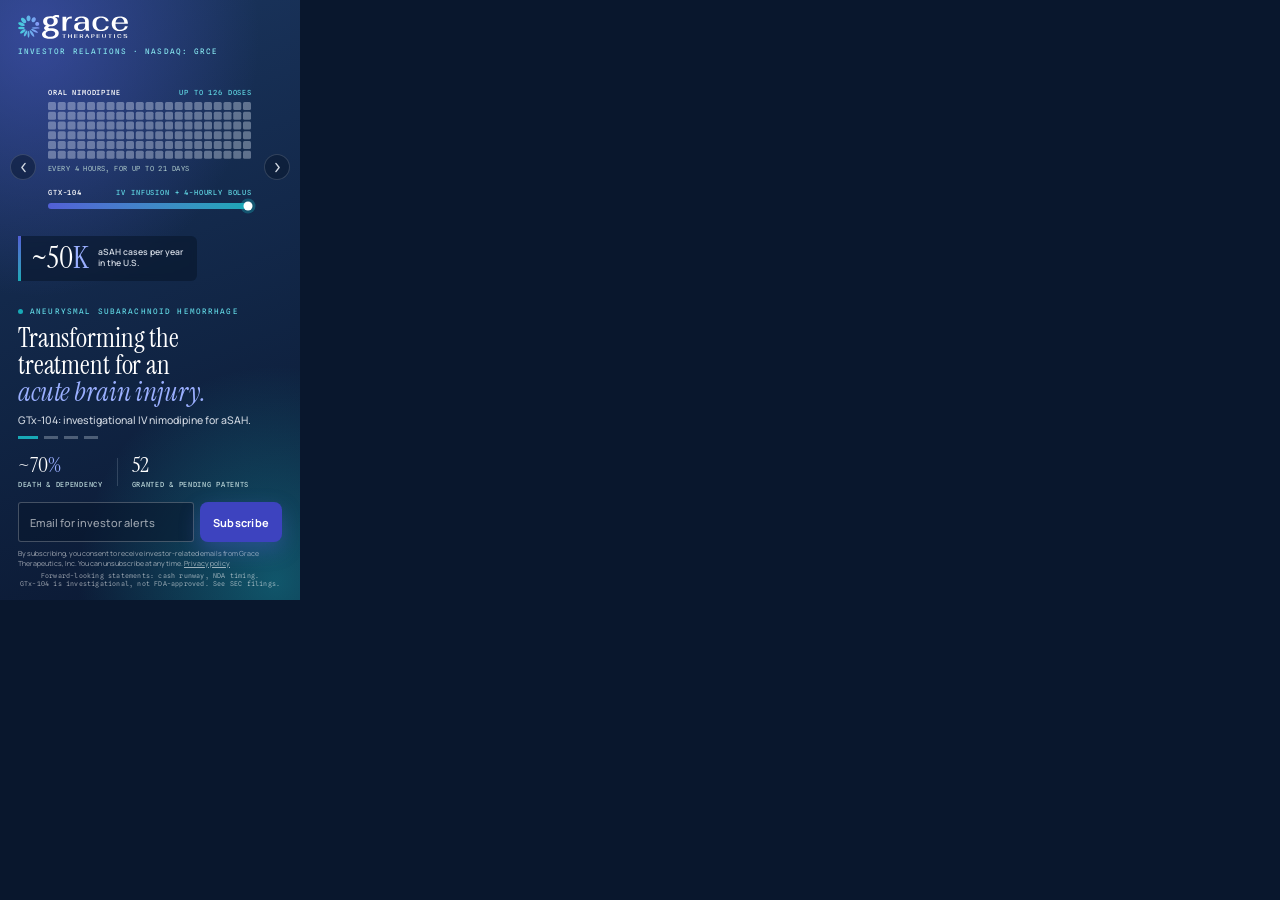
<file: concept-c-dashboard/index.html>
<!DOCTYPE html>
<html lang="en">
<head>
<meta name="robots" content="noindex,nofollow">
<meta charset="UTF-8">
<meta name="ad.size" content="width=300,height=600">
<meta http-equiv="X-UA-Compatible" content="IE=Edge">
<meta name="viewport" content="width=300,initial-scale=1">
<link rel="icon" href="data:,">
<title>Grace Therapeutics (Nasdaq: GRCE) · Investor Alerts · 300x600</title>
<link rel="preconnect" href="https://fonts.googleapis.com">
<link rel="preconnect" href="https://fonts.gstatic.com" crossorigin>
<link href="https://fonts.googleapis.com/css2?family=Instrument+Serif:ital@0;1&family=Manrope:wght@400;500;600;700;800&family=Spline+Sans+Mono:wght@400;500;600&display=swap" rel="stylesheet">
<link rel="stylesheet" href="style.css">
</head>
<body>
<!-- GENERATED by build_concept_c.py from ../concept-a-photo/ (a-fingerprint: 15291e08e8a1).
     Don't edit this file: edit Concept A and re-run the script. -->


<!--
  Grace Therapeutics, Inc. (Nasdaq: GRCE), IR display banner, 300x600.
  Concept C (Concept A + email sign-up): Motif / Dark.
  Promotes: https://grace-therapeutics-ir-concept.netlify.app/
  The IR page has no real photography, so the slide art is the IR site's
  own signature moment, redrawn as inline SVG: 126 discrete oral doses
  (21 x 6 squares) against one unbroken infusion line in the brand's
  indigo-to-teal sweep, with a white pulse travelling along it. Four
  variants in one shape language: the dosing contrast, the STRIVE-ON
  dose-intensity comparison, micelles riding the line, a milestone rail.
  Background is the site's .fill-sweep. The logo is the company's real
  white lockup. No raster images. Every figure is from .tmp/facts.md.
  Concept C is generated from this file (scripts/build_concept_c.py),
  so re-run that after every edit here.
-->

<div id="banner" aria-label="Grace Therapeutics investor relations advertisement with investor email alerts sign-up">

  <div id="slides">
    <!-- Slide 1 · Overview: the IR site's signature dosing contrast, 126 oral doses vs an IV infusion line -->
    <section class="slide" data-index="0">
      <div class="slide-bg" aria-hidden="true">
        <svg class="motif motif-dosing" viewBox="0 0 300 300" aria-hidden="true">
          <defs><linearGradient id="a-sweep-1" x1="0" y1="0" x2="1" y2="0"><stop class="stop-i" offset="0"/><stop class="stop-t" offset="1"/></linearGradient></defs>
          <text class="cap cap-b" x="48" y="101">ORAL NIMODIPINE</text>
          <text class="cap cap-t" x="252" y="101" text-anchor="end">UP TO 126 DOSES</text>
          <g class="doses">
            <rect x="48" y="108" width="8" height="8" rx="1.5" style="--i:0"/>
            <rect x="48" y="117.75" width="8" height="8" rx="1.5" style="--i:1"/>
            <rect x="48" y="127.5" width="8" height="8" rx="1.5" style="--i:2"/>
            <rect x="48" y="137.25" width="8" height="8" rx="1.5" style="--i:3"/>
            <rect x="48" y="147" width="8" height="8" rx="1.5" style="--i:4"/>
            <rect x="48" y="156.75" width="8" height="8" rx="1.5" style="--i:5"/>
            <rect x="57.75" y="108" width="8" height="8" rx="1.5" style="--i:6"/>
            <rect x="57.75" y="117.75" width="8" height="8" rx="1.5" style="--i:7"/>
            <rect x="57.75" y="127.5" width="8" height="8" rx="1.5" style="--i:8"/>
            <rect x="57.75" y="137.25" width="8" height="8" rx="1.5" style="--i:9"/>
            <rect x="57.75" y="147" width="8" height="8" rx="1.5" style="--i:10"/>
            <rect x="57.75" y="156.75" width="8" height="8" rx="1.5" style="--i:11"/>
            <rect x="67.5" y="108" width="8" height="8" rx="1.5" style="--i:12"/>
            <rect x="67.5" y="117.75" width="8" height="8" rx="1.5" style="--i:13"/>
            <rect x="67.5" y="127.5" width="8" height="8" rx="1.5" style="--i:14"/>
            <rect x="67.5" y="137.25" width="8" height="8" rx="1.5" style="--i:15"/>
            <rect x="67.5" y="147" width="8" height="8" rx="1.5" style="--i:16"/>
            <rect x="67.5" y="156.75" width="8" height="8" rx="1.5" style="--i:17"/>
            <rect x="77.25" y="108" width="8" height="8" rx="1.5" style="--i:18"/>
            <rect x="77.25" y="117.75" width="8" height="8" rx="1.5" style="--i:19"/>
            <rect x="77.25" y="127.5" width="8" height="8" rx="1.5" style="--i:20"/>
            <rect x="77.25" y="137.25" width="8" height="8" rx="1.5" style="--i:21"/>
            <rect x="77.25" y="147" width="8" height="8" rx="1.5" style="--i:22"/>
            <rect x="77.25" y="156.75" width="8" height="8" rx="1.5" style="--i:23"/>
            <rect x="87" y="108" width="8" height="8" rx="1.5" style="--i:24"/>
            <rect x="87" y="117.75" width="8" height="8" rx="1.5" style="--i:25"/>
            <rect x="87" y="127.5" width="8" height="8" rx="1.5" style="--i:26"/>
            <rect x="87" y="137.25" width="8" height="8" rx="1.5" style="--i:27"/>
            <rect x="87" y="147" width="8" height="8" rx="1.5" style="--i:28"/>
            <rect x="87" y="156.75" width="8" height="8" rx="1.5" style="--i:29"/>
            <rect x="96.75" y="108" width="8" height="8" rx="1.5" style="--i:30"/>
            <rect x="96.75" y="117.75" width="8" height="8" rx="1.5" style="--i:31"/>
            <rect x="96.75" y="127.5" width="8" height="8" rx="1.5" style="--i:32"/>
            <rect x="96.75" y="137.25" width="8" height="8" rx="1.5" style="--i:33"/>
            <rect x="96.75" y="147" width="8" height="8" rx="1.5" style="--i:34"/>
            <rect x="96.75" y="156.75" width="8" height="8" rx="1.5" style="--i:35"/>
            <rect x="106.5" y="108" width="8" height="8" rx="1.5" style="--i:36"/>
            <rect x="106.5" y="117.75" width="8" height="8" rx="1.5" style="--i:37"/>
            <rect x="106.5" y="127.5" width="8" height="8" rx="1.5" style="--i:38"/>
            <rect x="106.5" y="137.25" width="8" height="8" rx="1.5" style="--i:39"/>
            <rect x="106.5" y="147" width="8" height="8" rx="1.5" style="--i:40"/>
            <rect x="106.5" y="156.75" width="8" height="8" rx="1.5" style="--i:41"/>
            <rect x="116.25" y="108" width="8" height="8" rx="1.5" style="--i:42"/>
            <rect x="116.25" y="117.75" width="8" height="8" rx="1.5" style="--i:43"/>
            <rect x="116.25" y="127.5" width="8" height="8" rx="1.5" style="--i:44"/>
            <rect x="116.25" y="137.25" width="8" height="8" rx="1.5" style="--i:45"/>
            <rect x="116.25" y="147" width="8" height="8" rx="1.5" style="--i:46"/>
            <rect x="116.25" y="156.75" width="8" height="8" rx="1.5" style="--i:47"/>
            <rect x="126" y="108" width="8" height="8" rx="1.5" style="--i:48"/>
            <rect x="126" y="117.75" width="8" height="8" rx="1.5" style="--i:49"/>
            <rect x="126" y="127.5" width="8" height="8" rx="1.5" style="--i:50"/>
            <rect x="126" y="137.25" width="8" height="8" rx="1.5" style="--i:51"/>
            <rect x="126" y="147" width="8" height="8" rx="1.5" style="--i:52"/>
            <rect x="126" y="156.75" width="8" height="8" rx="1.5" style="--i:53"/>
            <rect x="135.75" y="108" width="8" height="8" rx="1.5" style="--i:54"/>
            <rect x="135.75" y="117.75" width="8" height="8" rx="1.5" style="--i:55"/>
            <rect x="135.75" y="127.5" width="8" height="8" rx="1.5" style="--i:56"/>
            <rect x="135.75" y="137.25" width="8" height="8" rx="1.5" style="--i:57"/>
            <rect x="135.75" y="147" width="8" height="8" rx="1.5" style="--i:58"/>
            <rect x="135.75" y="156.75" width="8" height="8" rx="1.5" style="--i:59"/>
            <rect x="145.5" y="108" width="8" height="8" rx="1.5" style="--i:60"/>
            <rect x="145.5" y="117.75" width="8" height="8" rx="1.5" style="--i:61"/>
            <rect x="145.5" y="127.5" width="8" height="8" rx="1.5" style="--i:62"/>
            <rect x="145.5" y="137.25" width="8" height="8" rx="1.5" style="--i:63"/>
            <rect x="145.5" y="147" width="8" height="8" rx="1.5" style="--i:64"/>
            <rect x="145.5" y="156.75" width="8" height="8" rx="1.5" style="--i:65"/>
            <rect x="155.25" y="108" width="8" height="8" rx="1.5" style="--i:66"/>
            <rect x="155.25" y="117.75" width="8" height="8" rx="1.5" style="--i:67"/>
            <rect x="155.25" y="127.5" width="8" height="8" rx="1.5" style="--i:68"/>
            <rect x="155.25" y="137.25" width="8" height="8" rx="1.5" style="--i:69"/>
            <rect x="155.25" y="147" width="8" height="8" rx="1.5" style="--i:70"/>
            <rect x="155.25" y="156.75" width="8" height="8" rx="1.5" style="--i:71"/>
            <rect x="165" y="108" width="8" height="8" rx="1.5" style="--i:72"/>
            <rect x="165" y="117.75" width="8" height="8" rx="1.5" style="--i:73"/>
            <rect x="165" y="127.5" width="8" height="8" rx="1.5" style="--i:74"/>
            <rect x="165" y="137.25" width="8" height="8" rx="1.5" style="--i:75"/>
            <rect x="165" y="147" width="8" height="8" rx="1.5" style="--i:76"/>
            <rect x="165" y="156.75" width="8" height="8" rx="1.5" style="--i:77"/>
            <rect x="174.75" y="108" width="8" height="8" rx="1.5" style="--i:78"/>
            <rect x="174.75" y="117.75" width="8" height="8" rx="1.5" style="--i:79"/>
            <rect x="174.75" y="127.5" width="8" height="8" rx="1.5" style="--i:80"/>
            <rect x="174.75" y="137.25" width="8" height="8" rx="1.5" style="--i:81"/>
            <rect x="174.75" y="147" width="8" height="8" rx="1.5" style="--i:82"/>
            <rect x="174.75" y="156.75" width="8" height="8" rx="1.5" style="--i:83"/>
            <rect x="184.5" y="108" width="8" height="8" rx="1.5" style="--i:84"/>
            <rect x="184.5" y="117.75" width="8" height="8" rx="1.5" style="--i:85"/>
            <rect x="184.5" y="127.5" width="8" height="8" rx="1.5" style="--i:86"/>
            <rect x="184.5" y="137.25" width="8" height="8" rx="1.5" style="--i:87"/>
            <rect x="184.5" y="147" width="8" height="8" rx="1.5" style="--i:88"/>
            <rect x="184.5" y="156.75" width="8" height="8" rx="1.5" style="--i:89"/>
            <rect x="194.25" y="108" width="8" height="8" rx="1.5" style="--i:90"/>
            <rect x="194.25" y="117.75" width="8" height="8" rx="1.5" style="--i:91"/>
            <rect x="194.25" y="127.5" width="8" height="8" rx="1.5" style="--i:92"/>
            <rect x="194.25" y="137.25" width="8" height="8" rx="1.5" style="--i:93"/>
            <rect x="194.25" y="147" width="8" height="8" rx="1.5" style="--i:94"/>
            <rect x="194.25" y="156.75" width="8" height="8" rx="1.5" style="--i:95"/>
            <rect x="204" y="108" width="8" height="8" rx="1.5" style="--i:96"/>
            <rect x="204" y="117.75" width="8" height="8" rx="1.5" style="--i:97"/>
            <rect x="204" y="127.5" width="8" height="8" rx="1.5" style="--i:98"/>
            <rect x="204" y="137.25" width="8" height="8" rx="1.5" style="--i:99"/>
            <rect x="204" y="147" width="8" height="8" rx="1.5" style="--i:100"/>
            <rect x="204" y="156.75" width="8" height="8" rx="1.5" style="--i:101"/>
            <rect x="213.75" y="108" width="8" height="8" rx="1.5" style="--i:102"/>
            <rect x="213.75" y="117.75" width="8" height="8" rx="1.5" style="--i:103"/>
            <rect x="213.75" y="127.5" width="8" height="8" rx="1.5" style="--i:104"/>
            <rect x="213.75" y="137.25" width="8" height="8" rx="1.5" style="--i:105"/>
            <rect x="213.75" y="147" width="8" height="8" rx="1.5" style="--i:106"/>
            <rect x="213.75" y="156.75" width="8" height="8" rx="1.5" style="--i:107"/>
            <rect x="223.5" y="108" width="8" height="8" rx="1.5" style="--i:108"/>
            <rect x="223.5" y="117.75" width="8" height="8" rx="1.5" style="--i:109"/>
            <rect x="223.5" y="127.5" width="8" height="8" rx="1.5" style="--i:110"/>
            <rect x="223.5" y="137.25" width="8" height="8" rx="1.5" style="--i:111"/>
            <rect x="223.5" y="147" width="8" height="8" rx="1.5" style="--i:112"/>
            <rect x="223.5" y="156.75" width="8" height="8" rx="1.5" style="--i:113"/>
            <rect x="233.25" y="108" width="8" height="8" rx="1.5" style="--i:114"/>
            <rect x="233.25" y="117.75" width="8" height="8" rx="1.5" style="--i:115"/>
            <rect x="233.25" y="127.5" width="8" height="8" rx="1.5" style="--i:116"/>
            <rect x="233.25" y="137.25" width="8" height="8" rx="1.5" style="--i:117"/>
            <rect x="233.25" y="147" width="8" height="8" rx="1.5" style="--i:118"/>
            <rect x="233.25" y="156.75" width="8" height="8" rx="1.5" style="--i:119"/>
            <rect x="243" y="108" width="8" height="8" rx="1.5" style="--i:120"/>
            <rect x="243" y="117.75" width="8" height="8" rx="1.5" style="--i:121"/>
            <rect x="243" y="127.5" width="8" height="8" rx="1.5" style="--i:122"/>
            <rect x="243" y="137.25" width="8" height="8" rx="1.5" style="--i:123"/>
            <rect x="243" y="147" width="8" height="8" rx="1.5" style="--i:124"/>
            <rect x="243" y="156.75" width="8" height="8" rx="1.5" style="--i:125"/>
          </g>
          <text class="note" x="48" y="176.75">EVERY 4 HOURS, FOR UP TO 21 DAYS</text>
          <text class="cap cap-b" x="48" y="201">GTX-104</text>
          <text class="cap cap-t" x="252" y="201" text-anchor="end">IV INFUSION + 4-HOURLY BOLUS</text>
          <rect class="track" x="48" y="209" width="204" height="6" rx="3" fill="url(#a-sweep-1)"/>
          <g class="pulse-dot run-line"><circle class="halo" cx="248" cy="212" r="7.5"/><circle class="dot-core" cx="248" cy="212" r="4.5"/></g>
        </svg>
      </div>
      <div class="slide-copy">
        <div class="mid-chip">
          <span class="chip-num">~50<em>K</em></span>
          <span class="chip-label">aSAH cases per year<br>in the U.S.</span>
        </div>
        <div class="copy-bottom">
          <div class="kicker">Aneurysmal subarachnoid hemorrhage</div>
          <h1>Transforming the<br>treatment for an<br><em>acute brain injury.</em></h1>
          <p>GTx-104: investigational IV nimodipine for aSAH.</p>
        </div>
      </div>
    </section>

    <!-- Slide 2 · Proof: STRIVE-ON, drawn proportionally in the same squares + track vocabulary -->
    <section class="slide" data-index="1">
      <div class="slide-bg" aria-hidden="true">
        <svg class="motif motif-rdi" viewBox="0 0 300 300" aria-hidden="true">
          <defs><linearGradient id="a-sweep-2" x1="0" y1="0" x2="1" y2="0"><stop class="stop-i" offset="0"/><stop class="stop-t" offset="1"/></linearGradient></defs>
          <text class="cap" x="48" y="108">PATIENTS AT &#8805;95% RELATIVE DOSE INTENSITY</text>
          <text class="cap cap-b" x="48" y="137">ORAL NIMODIPINE</text>
          <text class="num num-lo" x="252" y="138" text-anchor="end">8%</text>
          <g class="units">
            <rect class="u on" x="48" y="143" width="6.6" height="6.6" rx="1.2"/>
            <rect class="u on" x="56.2" y="143" width="6.6" height="6.6" rx="1.2"/>
            <rect class="u" x="64.4" y="143" width="6.6" height="6.6" rx="1.2"/>
            <rect class="u" x="72.6" y="143" width="6.6" height="6.6" rx="1.2"/>
            <rect class="u" x="80.8" y="143" width="6.6" height="6.6" rx="1.2"/>
            <rect class="u" x="89" y="143" width="6.6" height="6.6" rx="1.2"/>
            <rect class="u" x="97.2" y="143" width="6.6" height="6.6" rx="1.2"/>
            <rect class="u" x="105.4" y="143" width="6.6" height="6.6" rx="1.2"/>
            <rect class="u" x="113.6" y="143" width="6.6" height="6.6" rx="1.2"/>
            <rect class="u" x="121.8" y="143" width="6.6" height="6.6" rx="1.2"/>
            <rect class="u" x="130" y="143" width="6.6" height="6.6" rx="1.2"/>
            <rect class="u" x="138.2" y="143" width="6.6" height="6.6" rx="1.2"/>
            <rect class="u" x="146.4" y="143" width="6.6" height="6.6" rx="1.2"/>
            <rect class="u" x="154.6" y="143" width="6.6" height="6.6" rx="1.2"/>
            <rect class="u" x="162.8" y="143" width="6.6" height="6.6" rx="1.2"/>
            <rect class="u" x="171" y="143" width="6.6" height="6.6" rx="1.2"/>
            <rect class="u" x="179.2" y="143" width="6.6" height="6.6" rx="1.2"/>
            <rect class="u" x="187.4" y="143" width="6.6" height="6.6" rx="1.2"/>
            <rect class="u" x="195.6" y="143" width="6.6" height="6.6" rx="1.2"/>
            <rect class="u" x="203.8" y="143" width="6.6" height="6.6" rx="1.2"/>
            <rect class="u" x="212" y="143" width="6.6" height="6.6" rx="1.2"/>
            <rect class="u" x="220.2" y="143" width="6.6" height="6.6" rx="1.2"/>
            <rect class="u" x="228.4" y="143" width="6.6" height="6.6" rx="1.2"/>
            <rect class="u" x="236.6" y="143" width="6.6" height="6.6" rx="1.2"/>
            <rect class="u" x="244.8" y="143" width="6.6" height="6.6" rx="1.2"/>
          </g>
          <text class="cap cap-b" x="48" y="177">GTX-104</text>
          <text class="num" x="252" y="178" text-anchor="end">54%</text>
          <rect class="track-lo" x="48" y="183" width="204" height="6" rx="3"/>
          <rect class="track grow-x" x="48" y="183" width="110.16" height="6" rx="3" fill="url(#a-sweep-2)"/>
          <g class="pulse-dot run-54"><circle class="halo" cx="155.16" cy="186" r="7.5"/><circle class="dot-core" cx="155.16" cy="186" r="4.5"/></g>
          <text class="note" x="48" y="210">GTX-104 ARM: 50 PATIENTS &#183; ORAL ARM: 52</text>
          <text class="note" x="48" y="219">NOT POWERED FOR STATISTICAL COMPARISON</text>
        </svg>
      </div>
      <div class="slide-copy">
        <div class="mid-chip">
          <span class="chip-num">19<em>%</em></span>
          <span class="chip-label">Relative reduction in patients with<br>clinically significant hypotension<br>GTx-104 28% vs oral 35%</span>
        </div>
        <div class="copy-bottom">
          <div class="kicker">Pivotal Phase 3 &#183; Trial complete</div>
          <h1>STRIVE-ON met<br>its primary<br><em>safety endpoint.</em></h1>
          <p>Randomized, open-label safety trial.</p>
        </div>
      </div>
    </section>

    <!-- Slide 3 · Platform: nanoparticle micelles carried along the infusion line -->
    <section class="slide" data-index="2">
      <div class="slide-bg" aria-hidden="true">
        <svg class="motif motif-micelle" viewBox="0 0 300 300" aria-hidden="true">
          <defs><linearGradient id="a-sweep-3" x1="0" y1="0" x2="1" y2="0"><stop class="stop-i" offset="0"/><stop class="stop-t" offset="1"/></linearGradient></defs>
          <text class="cap" x="48" y="100">NANOPARTICLE FORMULATION</text>
          <text class="cap cap-b" x="252" y="100" text-anchor="end">GTX-104</text>
          <g class="micelle">
            <g class="spin"><path class="tails" d="M88,119.6L88,128.5M98.59,122.02L94.73,130.03M107.08,128.79L100.12,134.34M111.79,138.57L103.11,140.55M111.79,149.43L103.11,147.45M107.08,159.21L100.12,153.66M98.59,165.98L94.73,157.97M88,168.4L88,159.5M77.41,165.98L81.27,157.97M68.92,159.21L75.88,153.66M64.21,149.43L72.89,147.45M64.21,138.57L72.89,140.55M68.92,128.79L75.88,134.34M77.41,122.02L81.27,130.03"/><g class="heads"><circle cx="88" cy="116" r="2.8"/><circle cx="100.15" cy="118.77" r="2.8"/><circle cx="109.89" cy="126.54" r="2.8"/><circle cx="115.3" cy="137.77" r="2.8"/><circle cx="115.3" cy="150.23" r="2.8"/><circle cx="109.89" cy="161.46" r="2.8"/><circle cx="100.15" cy="169.23" r="2.8"/><circle cx="88" cy="172" r="2.8"/><circle cx="75.85" cy="169.23" r="2.8"/><circle cx="66.11" cy="161.46" r="2.8"/><circle cx="60.7" cy="150.23" r="2.8"/><circle cx="60.7" cy="137.77" r="2.8"/><circle cx="66.11" cy="126.54" r="2.8"/><circle cx="75.85" cy="118.77" r="2.8"/></g></g>
            <rect class="core" x="83" y="139" width="10" height="10" rx="1.5"/>
          </g>
          <path class="leader" d="M126,133.5 L95,141"/>
          <path class="leader" d="M126,159.5 L117,154"/>
          <text class="cap cap-b" x="130" y="135">NIMODIPINE</text>
          <text class="note" x="130" y="144">THE INSOLUBLE DRUG</text>
          <text class="cap cap-b" x="130" y="161">NON-IONIC SURFACTANT</text>
          <text class="note" x="130" y="170">MICELLE: THE DRUG CARRIER</text>
          <rect class="track" x="48" y="194" width="204" height="6" rx="3" fill="url(#a-sweep-3)"/>
          <g class="beads"><g class="bead"><circle class="bead-ring" cx="52" cy="197" r="4.2"/><rect x="50.7" y="195.7" width="2.6" height="2.6" rx=".5"/></g><g class="bead"><circle class="bead-ring" cx="52" cy="197" r="4.2"/><rect x="50.7" y="195.7" width="2.6" height="2.6" rx=".5"/></g><g class="bead"><circle class="bead-ring" cx="52" cy="197" r="4.2"/><rect x="50.7" y="195.7" width="2.6" height="2.6" rx=".5"/></g><g class="bead"><circle class="bead-ring" cx="52" cy="197" r="4.2"/><rect x="50.7" y="195.7" width="2.6" height="2.6" rx=".5"/></g></g>
          <g class="pulse-dot"><circle class="halo" cx="248" cy="197" r="7.5"/><circle class="dot-core" cx="248" cy="197" r="4.5"/></g>
          <text class="cap cap-t" x="48" y="218">FOR A STANDARD PERIPHERAL IV INFUSION</text>
        </svg>
      </div>
      <div class="slide-copy">
        <div class="mid-chip">
          <span class="chip-num">100<em>%</em></span>
          <span class="chip-label">Bioavailable in Phase 1<br>vs 7.2% observed for oral</span>
        </div>
        <div class="copy-bottom">
          <div class="kicker">Platform &#183; Nanoparticle formulation</div>
          <h1>A patented way<br>to deliver nimodipine<br><em>intravenously.</em></h1>
          <p>Orphan Drug Designation from the FDA.</p>
        </div>
      </div>
    </section>

    <!-- Slide 4 · Catalyst: honest milestone rail, resubmission next (no date given by the company) -->
    <section class="slide" data-index="3">
      <div class="slide-bg" aria-hidden="true">
        <svg class="motif motif-rail" viewBox="0 0 300 300" aria-hidden="true">
          <defs><linearGradient id="a-sweep-4" x1="0" y1="0" x2="0" y2="1"><stop class="stop-i" offset="0"/><stop class="stop-t" offset="1"/></linearGradient></defs>
          <text class="cap" x="48" y="92">REGULATORY PATH</text>
          <text class="cap cap-b" x="252" y="92" text-anchor="end">GTX-104 NDA</text>
          <path class="rail-next" d="M60,198 V209"/>
          <rect class="track grow-y" x="57" y="109" width="6" height="84" rx="3" fill="url(#a-sweep-4)"/>
          <g class="step-done"><circle cx="60" cy="112" r="2.6"/><circle cx="60" cy="138" r="2.6"/><circle cx="60" cy="164" r="2.6"/></g>
          <circle class="ping" cx="60" cy="216" r="4.5"/>
          <circle class="step-next" cx="60" cy="216" r="4.5"/>
          <g class="pulse-dot run-rail"><circle class="halo" cx="60" cy="190" r="7.5"/><circle class="dot-core" cx="60" cy="190" r="4.5"/></g>
          <text class="cap cap-b" x="76" y="114.5">PHASE 3 STRIVE-ON</text><text class="note" x="76" y="123.5">PRIMARY SAFETY ENDPOINT MET</text><text class="cap cap-b" x="76" y="140.5">NDA SUBMITTED</text><text class="note" x="76" y="149.5">TO THE U.S. FDA</text><text class="cap cap-b" x="76" y="166.5">FDA COMPLETE RESPONSE LETTER (CRL)</text><text class="note" x="76" y="175.5">CITED MANUFACTURING &amp; NON-CLINICAL ITEMS</text><text class="cap cap-b" x="76" y="192.5">TYPE A MEETING MINUTES</text><text class="note" x="76" y="201.5">RECEIVED FROM THE FDA</text><text class="cap cap-t" x="76" y="218.5">NDA RESUBMISSION PLANNED</text><text class="note" x="76" y="227.5">TIMING SET BY MANUFACTURING READINESS</text>
        </svg>
      </div>
      <div class="slide-copy">
        <div class="mid-chip">
          <span class="chip-num">2028</span>
          <span class="chip-label">Cash expected to fund planned<br>operations through year-end</span>
        </div>
        <div class="copy-bottom">
          <div class="kicker">Regulatory status</div>
          <h1>GTx-104: working<br>toward an NDA<br><em>resubmission.</em></h1>
          <p>CRL: no clinical safety or efficacy deficiencies. $22.2M cash, Aug 11, 2026.</p>
        </div>
      </div>
    </section>

  </div>

  <!-- Persistent chrome: sits above the rotating slides -->
  <header id="top-bar" class="reveal" data-delay="0">
    <div id="logo">
      <svg class="lockup" viewBox="0 0 1800 393" xmlns="http://www.w3.org/2000/svg" role="img" aria-label="Grace Therapeutics"><linearGradient id="a-logo-sweep" gradientUnits="userSpaceOnUse" x1=".000332" x2="354.331" y1="189.617" y2="189.617"><stop offset=".03" stop-color="#3fd0d9"/><stop offset="1" stop-color="#8f9bff" stop-opacity=".95"/></linearGradient><path d="m878.162 61.8978 4.246-37.275c-5.03-1.2629-10.386-1.8943-16.047-1.8943-19.182 0-35.228 4.6376-48.14 13.9128-12.911 9.2752-22.186 22.2518-27.847 38.9298v-48.1179h-61.356v231.2488h61.356v-105.707c0-25.801 5.661-48.052 16.983-66.777 11.322-18.7246 28.326-28.0869 50.97-28.0869 8.187 0 14.784 1.2628 19.813 3.7667z" fill="#ffffff"/><path d="m1109.39 258.704h57.11c-4.73-23.275-7.08-48.771-7.08-76.445v-75.508c0-27.0632-9.99-47.8127-29.98-62.2916-19.99-14.4571-48.68-21.7074-86.11-21.7074-34.29 0-61.508 6.5971-81.647 19.8132-20.14 13.2161-31.941 32.2455-35.403 57.11h46.245c2.504-17.6142 9.363-31.0698 20.532-40.345 11.173-9.2752 26.193-13.9128 45.073-13.9128 18.87 0 34.44 4.79 44.83 14.3918 10.38 9.6018 15.56 23.5147 15.56 41.7598v16.047h-64.18c-37.124 0-65.516 6.445-85.177 19.356s-29.502 31.309-29.502 55.216c0 23.906 8.187 40.584 24.538 52.864s40.889 18.398 73.611 18.398c17.94 0 34.29-3.157 49.08-9.449 14.78-6.293 26.74-16.199 35.86-29.72 1.26 11.017 3.46 22.491 6.6 34.444zm-10.84-80.712c0 18.877-6.06 34.205-18.16 46.006-12.13 11.801-28.39 17.701-48.84 17.701-16.68 0-29.35-4.246-37.992-12.737-8.666-8.491-12.977-20.924-12.977-37.275s5.966-29.328 17.941-37.993c11.958-8.644 29.568-12.977 52.868-12.977h47.2v37.275z" fill="#ffffff"/><path d="m1439.44 183.651c-3.79 17.941-12.49 31.941-26.19 42-13.69 10.081-30.29 15.11-49.79 15.11-26.44 0-46.82-8.491-61.12-25.496-14.33-16.982-21.47-41.063-21.47-72.198s7.14-55.2161 21.47-72.1988c14.3-16.9828 34.68-25.496 61.12-25.496 20.14 0 36.88 4.9642 50.25 14.8708s21.94 23.9936 25.71 42.239h46.25c-4.1-25.4957-17.16-45.1565-39.17-58.9822-22.04-13.8475-51.45-20.7713-88.27-20.7713-43.74 0-77.79 10.451-102.18 31.3746-24.38 20.9237-36.58 50.5779-36.58 88.9639 0 38.385 12.2 68.04 36.58 88.963 24.39 20.924 58.44 31.375 102.18 31.375 36.49 0 65.84-6.924 88.03-20.771 22.18-13.848 35.31-33.509 39.41-58.983h-46.25z" fill="#ffffff"/><path d="m1675.4 240.761c-26.44 0-46.34-8.252-59.71-24.777-13.36-16.504-20.05-39.714-20.05-69.608v-2.83h204.36c-.33-39.017-11.73-68.9112-34.23-89.6606-22.49-20.7713-54.67-31.1569-96.49-31.1569-27.37 0-51.21 4.9642-71.5 14.8708-20.3 9.9067-35.95 23.9936-46.97 42.2392s-16.5 39.6485-16.5 64.1865 5.51 45.396 16.5 63.467c11.02 18.094 26.67 31.941 46.97 41.521 20.29 9.602 44.11 14.392 71.5 14.392 33.96 0 62.35-6.924 85.17-20.771 22.8-13.848 37.06-33.509 42.72-58.983h-46.72c-7.56 38.081-32.55 57.11-75.03 57.11zm-54.5-175.7933c12.43-13.0636 29.17-19.5955 50.25-19.5955s36.1 6.4448 47.9 19.356c11.8 12.9113 19.27 31.6141 22.4 56.1518h-144.42c3.47-24.2329 11.41-42.8704 23.85-55.9123z" fill="#ffffff"/><path d="m671.691 5.79156c-9.95-3.85378-23.994-5.79156-41.76-5.79156-13.369 0-26.062 2.11196-37.711 6.24879-11.343 4.04971-21.25 9.68891-29.458 16.76501-10.756-1.5023-21.338-2.2426-31.462-2.2426-23.406 0-44.351 3.2877-62.248 9.7978-18.028 6.5318-32.29 15.9377-42.37 27.9563-10.168 12.1056-15.328 26.4321-15.328 42.5657 0 19.269 5.312 35.555 15.763 48.445 8.644 10.646 22.404 19.203 40.955 25.43-10.517 2.569-19.4 6.597-26.476 12.04-10.059 7.73-15.154 16.678-15.154 26.607 0 9.928 3.614 17.679 10.756 24.429 5.552 5.269 13.564 9.362 23.819 12.214-21.228 5.139-37.688 12.672-49.01 22.448-12.977 11.213-19.574 25.431-19.574 42.261 0 14.827 5.509 28.196 16.33 39.779 10.712 11.453 26.236 20.445 46.158 26.737 19.791 6.249 43.567 9.406 70.674 9.406 42.98 0 77.62-8.448 103.008-25.082 25.648-16.831 38.646-40.215 38.646-69.499 0-25.453-11.518-45.418-34.205-59.331-22.404-13.717-53.953-20.684-93.753-20.684h-20.293c-6.88 0-12.606-1.198-17.004-3.549-4.072-2.177-6.031-4.747-6.031-7.882 0-4.354 2.896-8.6 8.6-12.672 3.157-2.242 7.708-3.94 13.434-5.007 4.746-.719 9.689-1.067 15.175-1.067 24.691-.305 46.115-4.181 63.729-11.474 17.723-7.338 31.331-17.484 40.498-30.156 9.166-12.715 13.825-27.15 13.825-42.914 0-15.7634-4.746-30.3077-14.108-42.2827-8.078-10.2985-19.182-18.6375-33.051-24.8427 6.444-.8056 13.978-1.2193 22.534-1.2193 7.055 0 14.697.8709 22.731 2.5474 7.947 1.6765 14.915 4.0933 20.728 7.1197l2.874 1.5023v-38.10236l-1.263-.47901zm-139.803 251.06244c50.491-2.091 76.335 15.066 77.598 47.726 1.045 27.956-25.561 51.688-73.962 53.495s-81.648-19.769-82.693-47.726c-1.045-27.956 28.566-51.405 79.057-53.495zm40.475-112.326c-9.318 9.319-23.144 14.043-41.085 14.043s-31.679-4.724-40.846-14.043c-9.166-9.319-13.825-23.297-13.825-41.564 0-18.2679 4.724-31.8541 14.065-41.3252 9.319-9.4712 22.992-14.283 40.606-14.283s31.745 4.8118 41.064 14.283c9.34 9.4929 14.065 23.4057 14.065 41.3252 0 17.919-4.725 32.223-14.065 41.564z" fill="#ffffff"/><g fill="#ffffff"><path d="m723.401 319.124h25.954v57.132h13.063v-57.132h25.953v-5.073h-64.97z"/><path d="m762.963 376.799h-14.153v-57.153h-25.953v-6.14h66.037v6.14h-25.953v57.153zm-13.064-1.067h11.997v-57.153h25.953v-3.985h-63.881v3.985h25.953v57.153z"/><path d="m869.519 340.352h-35.294v-26.301h-13.151v62.205h13.151v-30.831h35.294v30.831h13.15v-62.205h-13.15z"/><path d="m883.213 376.799h-14.217v-30.83h-34.205v30.83h-14.24v-63.293h14.24v26.301h34.205v-26.301h14.217zm-13.15-1.067h12.084v-61.138h-12.084v26.302h-36.361v-26.302h-12.084v61.138h12.084v-30.83h36.361z"/><path d="m921.142 376.256h55.913v-5.052h-42.74v-25.779h37.775v-5.073h-37.775v-21.228h42.74v-5.073h-55.913z"/><path d="m977.599 376.799h-56.98v-63.293h56.98v6.14h-42.762v20.161h37.776v6.14h-37.776v24.712h42.762zm-55.913-1.067h54.846v-3.984h-42.762v-26.846h37.776v-4.006h-37.776v-22.317h42.762v-3.985h-54.846z"/><path d="m1066.06 371.64c-1.15-2.199-2.48-5.16-3.94-8.905-1.37-3.375-2.83-6.118-4.4-8.209-1.57-2.112-3.42-3.745-5.55-4.92 9.95-2.482 14.94-8.23 14.94-17.244 0-6.51-2.46-11.192-7.38-14.044-4.93-2.852-11.91-4.267-20.97-4.267h-27.28v62.226h13.06v-25.321h16c2.2.783 4.01 2.308 5.47 4.615 1.46 2.308 2.92 5.444 4.4 9.428 1.06 2.852 2.04 5.16 2.94 6.924.89 1.785 1.87 3.244 2.94 4.354h13.06v-1.066c-1-.175-2.09-1.35-3.25-3.549zm-15.94-28.74c-2.65 1.981-6.4 2.983-11.19 2.983h-14.39v-26.759h14.39c4.79 0 8.54.98 11.19 2.939 2.68 1.96 4.01 5.4 4.01 10.299s-1.33 8.556-4.01 10.538z"/><path d="m1069.85 376.798h-13.83l-.15-.174c-1.09-1.154-2.11-2.657-3.02-4.486-.9-1.763-1.86-4.049-2.97-6.989-1.45-3.919-2.91-7.054-4.35-9.319-1.35-2.155-3.07-3.636-5.1-4.376h-15.37v25.322h-14.15v-63.294h27.83c9.12 0 16.26 1.459 21.25 4.333 5.07 2.94 7.64 7.817 7.64 14.501 0 8.861-4.75 14.718-14.11 17.44 1.74 1.154 3.29 2.634 4.64 4.42 1.59 2.134 3.09 4.942 4.46 8.339 1.46 3.679 2.77 6.64 3.92 8.839 1.33 2.526 2.31 3.179 2.87 3.266l.44.088v2.046zm-13.37-1.067h12.3v-.131c-1.04-.413-2.09-1.633-3.18-3.701-1.17-2.243-2.5-5.247-3.96-8.949-1.35-3.309-2.81-6.031-4.33-8.099-1.53-2.025-3.33-3.636-5.38-4.79l-1.2-.653 1.33-.327c9.78-2.439 14.52-7.904 14.52-16.722 0-6.27-2.39-10.842-7.12-13.586-4.81-2.787-11.78-4.202-20.7-4.202h-26.74v61.138h12v-25.322h16.72c2.31.849 4.22 2.482 5.73 4.877 1.45 2.33 2.96 5.531 4.44 9.515 1.09 2.896 2.04 5.138 2.91 6.88.83 1.633 1.72 3.005 2.68 4.05zm-17.57-29.328h-14.94v-27.826h14.94c4.9 0 8.77 1.024 11.52 3.048 2.81 2.047 4.22 5.661 4.22 10.734s-1.41 8.884-4.22 10.952c-2.75 2.047-6.62 3.092-11.52 3.092zm-13.85-1.067h13.85c4.66 0 8.32-.958 10.89-2.874 2.5-1.872 3.79-5.269 3.79-10.103 0-4.833-1.27-8.034-3.79-9.884-2.55-1.873-6.23-2.831-10.89-2.831h-13.85v25.67z"/><path d="m1129.22 313.16-32.35 63.098h9.06l7.73-15.916h33.05l7.47 15.916h13.52l-30.49-63.098zm-13.06 42.13 14.39-29.415 13.78 29.415z"/><path d="m1168.57 376.799h-14.72l-.15-.305-7.32-15.589h-32.37l-7.73 15.916h-10.28l32.9-64.165h8.66l31.01 64.165zm-14.02-1.067h12.32l-29.96-62.031h-7.34l-31.81 62.031h7.84l7.73-15.916h33.75l.15.305 7.32 15.589zm-9.37-19.9h-29.87l15.26-31.201zm-28.15-1.089h26.48l-12.96-27.63z"/><path d="m1247.04 318.536c-4.95-3.005-11.96-4.485-21.01-4.485h-25.26v62.226h13.15v-23.819h12.08c9.24 0 16.29-1.502 21.17-4.529 4.85-3.026 7.27-7.903 7.27-14.653 0-6.749-2.48-11.714-7.42-14.718zm-9.47 25.648c-2.55 2.069-6.34 3.114-11.37 3.114h-12.26v-28.174h12.26c5.1 0 8.91 1.088 11.43 3.244 2.5 2.155 3.77 5.792 3.77 10.886 0 5.095-1.29 8.862-3.81 10.93z"/><path d="m1214.46 376.799h-14.23v-63.293h25.77c9.13 0 16.29 1.546 21.3 4.572 5.09 3.07 7.68 8.187 7.68 15.176s-2.54 12.018-7.53 15.11c-4.92 3.07-12.15 4.616-21.45 4.616h-11.56v23.819zm-13.15-1.067h12.09v-23.819h12.63c9.1 0 16.11-1.502 20.88-4.442 4.66-2.895 7.03-7.685 7.03-14.195 0-6.511-2.42-11.388-7.16-14.24-4.84-2.939-11.83-4.42-20.73-4.42h-24.71v61.138zm24.89-27.912h-12.8v-29.241h12.8c5.2 0 9.17 1.132 11.78 3.375 2.63 2.264 3.96 6.074 3.96 11.3 0 5.225-1.35 9.166-4 11.343-2.64 2.156-6.58 3.223-11.72 3.223zm-11.74-1.067h11.74c4.88 0 8.6-1.002 11.04-2.983 2.39-1.96 3.61-5.487 3.61-10.516 0-5.03-1.19-8.426-3.59-10.495-2.42-2.068-6.14-3.113-11.06-3.113h-11.74z"/><path d="m1288.41 376.256h55.91v-5.052h-42.76v-25.779h37.77v-5.073h-37.77v-21.228h42.76v-5.073h-55.91z"/><path d="m1344.86 376.799h-56.98v-63.293h56.98v6.14h-42.76v20.161h37.78v6.14h-37.78v24.712h42.76zm-55.91-1.067h54.85v-3.984h-42.77v-26.846h37.78v-4.006h-37.78v-22.317h42.77v-3.985h-54.85z"/><path d="m1427.14 352.371c0 6.336-1.33 11.213-3.98 14.609-2.68 3.419-7.21 5.117-13.61 5.117s-11.24-1.764-13.83-5.291-3.87-8.339-3.87-14.435v-38.32h-13.15v36.273c0 8.296 2.28 14.849 6.88 19.639 4.59 4.79 12.58 7.207 23.95 7.207 11.36 0 19.35-2.395 23.9-7.207 4.58-4.79 6.84-11.343 6.84-19.639v-36.273h-13.15v38.32z"/><path d="m1409.55 377.694c-11.48 0-19.66-2.482-24.34-7.36-4.66-4.877-7.04-11.626-7.04-20.009v-36.796h14.22v38.843c0 5.966 1.26 10.712 3.77 14.13 2.46 3.354 6.94 5.074 13.39 5.074 6.44 0 10.62-1.655 13.17-4.899 2.57-3.288 3.88-8.1 3.88-14.283v-38.843h14.24v36.796c0 8.404-2.36 15.132-6.99 20.009-4.64 4.877-12.83 7.359-24.3 7.359zm-30.31-63.12v35.73c0 8.121 2.27 14.609 6.73 19.268 4.46 4.66 12.39 7.033 23.56 7.033s19.09-2.373 23.51-7.033c4.44-4.681 6.71-11.169 6.71-19.268v-35.73h-12.09v37.776c0 6.445-1.37 11.474-4.11 14.958-2.77 3.527-7.49 5.313-14.02 5.313s-11.59-1.851-14.26-5.509c-2.64-3.592-3.99-8.578-3.99-14.762v-37.776h-12.06z"/><path d="m1473.02 319.124h25.95v57.132h13.06v-57.132h25.96v-5.073h-64.97z"/><path d="m1512.58 376.799h-14.15v-57.153h-25.96v-6.14h66.04v6.14h-25.95v57.153zm-13.07-1.067h12v-57.153h25.95v-3.985h-63.88v3.985h25.96v57.153z"/><path d="m1587.13 314.051h-13.15v62.226h13.15z"/><path d="m1587.67 376.799h-14.22v-63.293h14.22zm-13.15-1.067h12.09v-61.138h-12.09z"/><path d="m1662.07 318.233c5.79 0 10.54 1.394 14.22 4.137 3.68 2.765 6.01 6.706 7.01 11.866h10.49c-.93-6.749-4.18-11.953-9.69-15.611-5.5-3.636-12.99-5.465-22.49-5.465-11.15 0-19.66 2.722-25.56 8.165s-8.84 13.303-8.84 23.558 2.96 18.42 8.88 23.95c5.93 5.53 14.48 8.317 25.7 8.317 9.36 0 16.81-1.829 22.29-5.465 5.51-3.636 8.73-8.839 9.69-15.589h-10.49c-1.01 5.16-3.33 9.101-6.97 11.866-3.66 2.765-8.34 4.137-14.09 4.137-6.99 0-12.36-2.33-16.09-6.967-3.72-4.638-5.59-11.387-5.59-20.227s1.83-15.263 5.5-19.835c3.68-4.572 9-6.837 16.01-6.837z"/><path d="m1661.79 377.69c-11.28 0-20.06-2.852-26.07-8.448-6-5.617-9.05-13.804-9.05-24.342s3.02-18.42 9.01-23.95c5.97-5.508 14.7-8.317 25.91-8.317 9.54 0 17.2 1.872 22.78 5.552 5.61 3.723 8.97 9.101 9.92 15.981l.09.61h-11.54l-.09-.436c-.98-4.986-3.26-8.883-6.81-11.539-3.57-2.678-8.25-4.028-13.89-4.028-6.8 0-12.04 2.242-15.59 6.64-3.59 4.442-5.4 10.996-5.4 19.487s1.85 15.35 5.49 19.879c3.61 4.485 8.88 6.771 15.67 6.771 5.6 0 10.24-1.35 13.76-4.028 3.53-2.656 5.79-6.532 6.77-11.54l.09-.435h11.54l-.09.61c-.95 6.88-4.29 12.258-9.92 15.959-5.58 3.68-13.18 5.552-22.61 5.552zm-.18-63.99c-10.95 0-19.42 2.7-25.19 8.034-5.75 5.312-8.66 13.107-8.66 23.166s2.94 18.159 8.7 23.558c5.8 5.422 14.33 8.165 25.33 8.165 9.21 0 16.61-1.807 22.01-5.378 5.18-3.418 8.34-8.339 9.36-14.609h-9.43c-1.06 5.051-3.46 9.014-7.09 11.757-3.73 2.809-8.58 4.246-14.42 4.246-7.14 0-12.69-2.417-16.5-7.185-3.79-4.725-5.73-11.649-5.73-20.554s1.9-15.524 5.64-20.162c3.77-4.681 9.28-7.054 16.42-7.054 5.9 0 10.78 1.437 14.54 4.246 3.66 2.743 6.08 6.706 7.14 11.757h9.43c-1.02-6.27-4.18-11.191-9.36-14.609-5.4-3.571-12.87-5.378-22.19-5.378z"/><path d="m1775.92 342.483c-3.92-1.48-9.17-2.939-15.74-4.354-4.92-1.067-8.67-2.134-11.24-3.201-2.59-1.067-4.31-2.199-5.2-3.375s-1.33-2.547-1.33-4.093c0-2.722 1.24-4.943 3.72-6.619 2.49-1.698 6.25-2.526 11.28-2.526 5.51 0 9.84.936 12.98 2.787 3.13 1.873 5.14 4.964 5.97 9.297h10.49c-.52-5.269-3.2-9.449-7.99-12.541-4.79-3.07-11.76-4.616-20.88-4.616-8.43 0-15.29 1.219-20.62 3.68-5.33 2.46-7.99 6.597-7.99 12.41 0 5.269 2.53 9.297 7.6 12.084 5.05 2.787 11.6 4.986 19.59 6.576 5.1 1.001 9.02 2.112 11.74 3.287 2.72 1.176 4.59 2.526 5.59 3.985 1.01 1.48 1.51 3.266 1.51 5.334 0 3.723-1.37 6.575-4.14 8.535-2.74 1.959-6.88 2.918-12.39 2.918-6.57 0-11.54-1.242-14.89-3.724s-5.2-6.444-5.55-11.909h-10.67c.37 6.575 3.31 11.67 8.84 15.284s13.02 5.422 22.42 5.422c5.93 0 11.11-.719 15.55-2.134s7.88-3.484 10.32-6.184c2.42-2.699 3.64-5.9 3.64-9.645 0-4.333-1.14-7.816-3.38-10.494-2.24-2.657-5.33-4.747-9.23-6.227z"/><path d="m1759.02 377.691c-9.49 0-17.13-1.851-22.73-5.509-5.66-3.679-8.73-8.97-9.08-15.698v-.566h11.72v.501c.37 5.269 2.18 9.122 5.38 11.517 3.24 2.417 8.14 3.637 14.56 3.637 5.38 0 9.45-.958 12.09-2.831 2.63-1.872 3.89-4.507 3.89-8.099 0-1.96-.48-3.658-1.41-5.03-.96-1.393-2.77-2.678-5.38-3.81-2.7-1.176-6.6-2.265-11.63-3.244-8.03-1.611-14.67-3.854-19.74-6.641-5.23-2.874-7.89-7.098-7.89-12.563 0-6.009 2.79-10.342 8.32-12.889 5.38-2.482 12.39-3.745 20.86-3.745 9.19 0 16.31 1.589 21.18 4.703 4.92 3.157 7.69 7.511 8.23 12.933l.07.588h-11.52l-.09-.436c-.8-4.159-2.72-7.163-5.7-8.927-3.03-1.807-7.29-2.721-12.69-2.721-4.9 0-8.6.827-10.98 2.438-2.35 1.59-3.5 3.614-3.5 6.184 0 1.415.41 2.678 1.22 3.766.82 1.111 2.5 2.178 4.98 3.201 2.57 1.045 6.32 2.112 11.15 3.157 6.58 1.415 11.91 2.896 15.81 4.376 3.98 1.503 7.16 3.658 9.45 6.38 2.33 2.765 3.5 6.401 3.5 10.843 0 3.853-1.26 7.206-3.79 9.993-2.48 2.765-6.03 4.877-10.56 6.336-4.48 1.437-9.77 2.156-15.72 2.156zm-30.72-20.706c.48 6.096 3.38 10.908 8.56 14.304 5.42 3.549 12.87 5.335 22.14 5.335 5.84 0 11.02-.719 15.4-2.112 4.33-1.394 7.73-3.418 10.08-6.031 2.33-2.591 3.5-5.705 3.5-9.275 0-4.181-1.09-7.599-3.24-10.147-2.18-2.59-5.23-4.615-9.02-6.074-3.85-1.459-9.12-2.918-15.65-4.333-4.9-1.067-8.71-2.155-11.34-3.222-2.68-1.111-4.47-2.265-5.43-3.549-.95-1.263-1.43-2.744-1.43-4.42 0-2.918 1.33-5.291 3.96-7.076 2.57-1.742 6.47-2.635 11.58-2.635 5.6 0 10.06.958 13.24 2.874 3.16 1.873 5.23 4.986 6.12 9.21h9.45c-.65-4.812-3.22-8.687-7.69-11.539-4.7-3.005-11.62-4.529-20.59-4.529-8.3 0-15.16 1.219-20.41 3.636-5.16 2.395-7.68 6.292-7.68 11.91 0 5.116 2.39 8.905 7.31 11.604 4.97 2.744 11.52 4.943 19.45 6.532 5.09 1.002 9.08 2.134 11.84 3.332 2.81 1.219 4.77 2.612 5.84 4.18 1.06 1.568 1.59 3.462 1.59 5.639 0 3.897-1.46 6.924-4.36 8.97-2.83 2.004-7.1 3.027-12.71 3.027-6.67 0-11.78-1.285-15.22-3.832-3.36-2.504-5.29-6.467-5.73-11.801h-9.6z"/></g><path d="m172.55 101.35c44.242 0 44.242-94.58075 0-94.55898-44.243 0-44.243 94.58098 0 94.55898zm-44.09 26.933c30.286-27.695-41.9128-105.8156-71.894-77.794-30.2859 27.695 41.9127 105.816 71.894 77.794zm-80.32 45.963c69.825 25.648 86.917-19.748 17.5053-46.507-69.82534-25.648-86.917 19.748-17.5053 46.507zm234.014-28.262c.196 42.37 64.622 42.37 64.796 0-.196-42.369-64.622-42.369-64.796 0zm-170.002 66.168c.849-28.675-113.000807-28.675-112.15166808 0-.84913892 28.675 113.00066808 28.675 112.15166808 0zm123.082-98.74c37.928 22.579 80.015-47.682 42.217-70.4564-37.928-22.5784-80.015 47.6824-42.217 70.4564zm53.822 87.745c-91.598.5-82.911 22.36 3.875 21.99 86.569-.196 78.252-22.643-3.875-21.99zm-10.603 44.699c-73.723-37.449-88.529-8.491-15.002 29.35 73.723 37.449 88.528 8.491 15.002-29.35zm-82.476 3.506c-22.252 12.258 45.788 121.622 66.603 107.056 22.252-12.258-45.81-121.622-66.603-107.056zm-49.032 6.161c-21.642-11.517-67.6264 82.976-45.2 92.905 21.642 11.518 67.626-82.976 45.2-92.905zm-24.56-17.026c-15.263-23.362-102.8545 37.21-86.3725 59.723 15.2628 23.362 102.8545-37.21 86.3725-59.723zm50.165 23.101c-20.641-2.025-20.641 112.848 0 110.802 20.64 2.025 20.64-112.849 0-110.802z" fill="url(#a-logo-sweep)"/></svg>
    </div>
    <div id="eyebrow">INVESTOR&nbsp;RELATIONS&nbsp;·&nbsp;NASDAQ:&nbsp;GRCE</div>
  </header>

  <button type="button" class="nav-arrow" id="arrow-prev" aria-label="Previous slide">
    <svg viewBox="0 0 16 16"><path d="M10 3 6 8l4 5" stroke="currentColor" stroke-width="1.7" fill="none" stroke-linecap="round" stroke-linejoin="round"/></svg>
  </button>
  <button type="button" class="nav-arrow" id="arrow-next" aria-label="Next slide">
    <svg viewBox="0 0 16 16"><path d="M6 3l4 5-4 5" stroke="currentColor" stroke-width="1.7" fill="none" stroke-linecap="round" stroke-linejoin="round"/></svg>
  </button>

  <div id="bottom-fixed" class="reveal" data-delay="4">
    <div id="dots" role="tablist" aria-label="Slide selector">
      <button class="dot active" data-index="0" aria-label="Slide 1: Overview"></button>
      <button class="dot" data-index="1" aria-label="Slide 2: STRIVE-ON Phase 3 results"></button>
      <button class="dot" data-index="2" aria-label="Slide 3: GTx-104 formulation"></button>
      <button class="dot" data-index="3" aria-label="Slide 4: Regulatory path and cash runway"></button>
    </div>

    <div id="stat-row">
      <div class="stat">
        <span class="stat-num">~70<em>%</em></span>
        <span class="stat-label">Death &amp; dependency</span>
      </div>
      <div class="stat-div"></div>
      <div class="stat">
        <span class="stat-num">52</span>
        <span class="stat-label">Granted &amp; pending patents</span>
      </div>
    </div>

    <!-- In-banner mailing-list sign-up, in the slot A uses for its CTA.
         Submits to SIGNUP_ENDPOINT in script.js; the error message swaps
         in for the consent line and the success state swaps in over the
         input row, so nothing shifts. -->
    <form id="signup" novalidate>
      <label class="sr-only" for="signup-email">Email address for Grace Therapeutics investor alerts</label>
      <div id="signup-row">
        <input type="email" id="signup-email" name="email" placeholder="Email for investor alerts" autocomplete="email" inputmode="email" spellcheck="false" required>
        <button type="submit" id="signup-btn">Subscribe</button>
        <div id="signup-done" aria-hidden="true">
          <svg viewBox="0 0 16 16" aria-hidden="true"><path d="M3.5 8.5 6.5 11.5 12.5 4.5" stroke="currentColor" stroke-width="1.8" fill="none" stroke-linecap="round" stroke-linejoin="round"/></svg>
          <span id="signup-done-text">You're subscribed. Watch your inbox.</span>
        </div>
      </div>
      <p id="signup-consent">By subscribing, you consent to receive investor-related emails from Grace Therapeutics, Inc. You can unsubscribe at any time. <a href="https://www.gracetx.com/privacy-policy" target="_blank" rel="noopener">Privacy policy</a></p>
      <p id="signup-msg" role="status" aria-live="polite"></p>
      <p id="fls-line">Forward-looking statements: cash runway, NDA timing.<br>GTx-104 is investigational, not FDA-approved. See SEC filings.</p>
    </form>
  </div>

  <!-- Standard HTML5-ad click-tag plumbing -->
  <div id="click-tag-wrapper"></div>
</div>

<script src="script.js"></script>
</body>
</html>
</file>
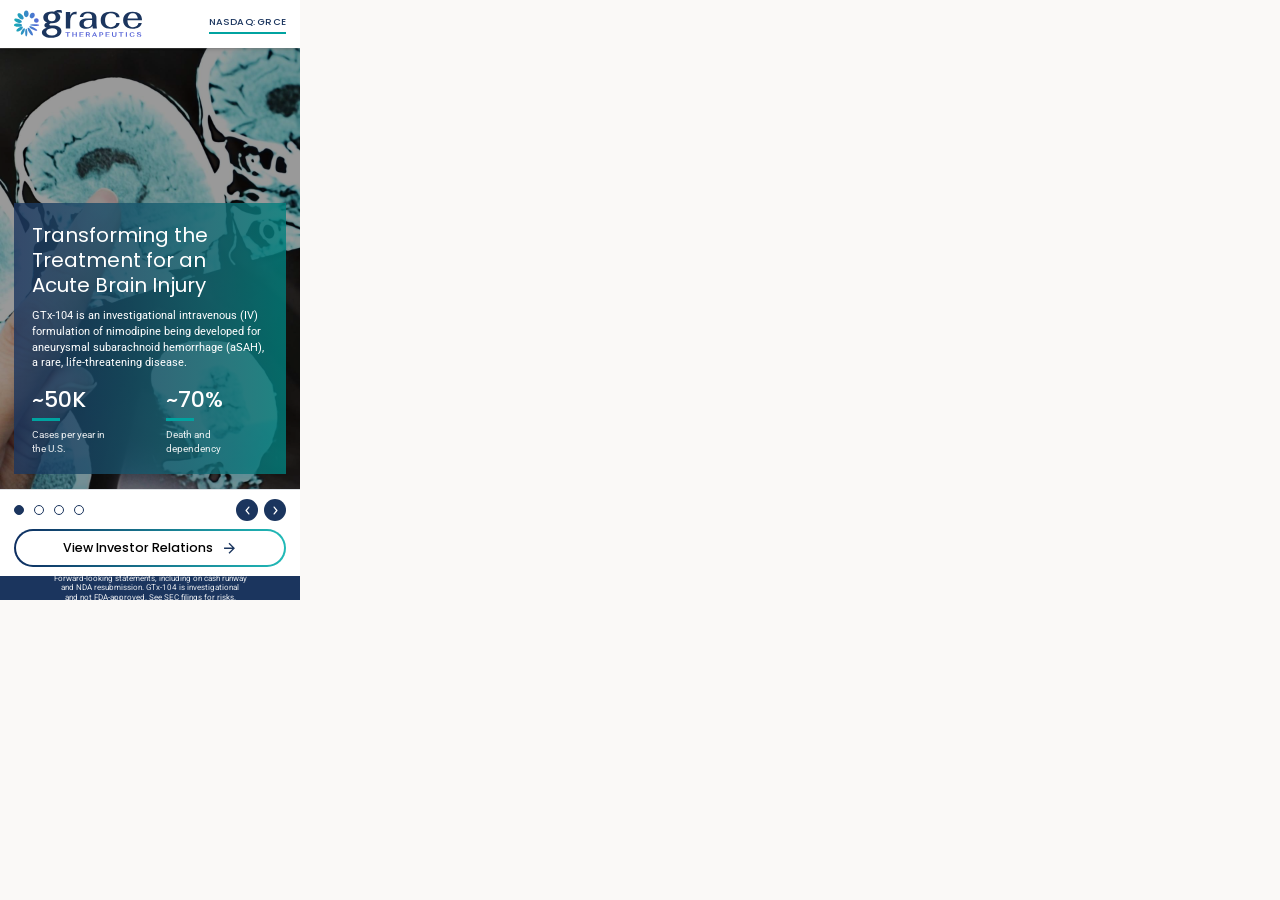
<file: concept-d-corporate/index.html>
<!DOCTYPE html>
<html lang="en">
<head>
<meta name="robots" content="noindex,nofollow">
<meta charset="UTF-8">
<meta name="ad.size" content="width=300,height=600">
<meta http-equiv="X-UA-Compatible" content="IE=Edge">
<meta name="viewport" content="width=300,initial-scale=1">
<link rel="icon" href="data:,">
<title>Grace Therapeutics, Inc. — Investor Relations</title>
<link rel="preconnect" href="https://fonts.googleapis.com">
<link rel="preconnect" href="https://fonts.gstatic.com" crossorigin>
<link href="https://fonts.googleapis.com/css2?family=Poppins:wght@400;500&amp;family=Roboto:wght@400;500&amp;display=swap" rel="stylesheet">
<link rel="stylesheet" href="style.css">
</head>
<body>

<!--
  Grace Therapeutics, Inc. — IR display banner, 300x600 — Concept D: Corporate site / brand-native.
  Promotes: https://grace-therapeutics-ir-concept.netlify.app/
  Styled from the company's own CORPORATE website (https://www.gracetx.com/), not the IR
  landing page that Concepts A-C are built from: its white header + logo
  lockup, heading/body fonts, palette, accent underline bars, button style
  and footer strip. "Homepage in miniature": each slide is one module of the
  corporate homepage, alternating photo and light grounds. This build uses:
    1 hero slider -> 2 stats module -> 3 image + text split -> 4 overlay band.
  Module classes (m-hero / m-stats / m-split / m-band) and the shared parts
  (d-stat, d-list, d-arrows) live in style.css; every colour is a :root token
  filled from brand.json "corp". Re-module a slide if the site has no such
  module. Photos are the site's own photography, cropped into assets/;
  assets/logo.svg is the site's own logo file. Every claim comes from the
  project fact sheet (.tmp/facts.md).
-->

<div id="banner" aria-label="Grace Therapeutics, Inc. investor relations advertisement">

  <div id="slides">

    <!-- Slide 1 — Overview -->
    <section class="slide m-hero" data-index="0">
      <!-- Module: corporate homepage hero slider (.module.row-background-slider):
           the homepage's brain-MRI photo + 40% black, gradient text panel, white Poppins title.
           Facts: [HOME][IR] tagline, GTx-104 = IV nimodipine for aSAH; [HOME] ~50K; [GTX] ~$500M. -->
      <img class="d-photo" src="assets/slide-1.jpg" alt="Hand pointing at a brain CT scan">
      <div class="hero-panel">
        <h2>Transforming the Treatment for an Acute Brain Injury</h2>
        <p class="hero-desc"><span class="nw">GTx-104</span> is an investigational intravenous (IV) formulation of nimodipine being developed for aneurysmal subarachnoid hemorrhage (aSAH), a rare, <span class="nw">life-threatening</span> disease.</p>
        <div class="d-stats">
          <div class="d-stat">
            <p class="d-value">~50K</p>
            <p class="d-label">Cases per year in the U.S.</p>
          </div>
          <div class="d-stat">
            <p class="d-value">~70%</p>
            <p class="d-label">Death and dependency</p>
          </div>
        </div>
      </div>
    </section>

    <!-- Slide 2 — Proof -->
    <section class="slide m-stats" data-index="1">
      <!-- Module: corporate homepage "High Disease Burden" stats module (.module.module-stats):
           navy Poppins values over teal bars, Roboto labels, on the page background.
           Facts: [PR302][PR303][PR305] STRIVE-ON met its primary endpoint; 19% (28% vs 35%); 54% vs 8%; 29%. -->
      <div class="stats-head">
        <h2><span class="nw">STRIVE-ON</span> Met Its Primary Safety Endpoint</h2>
        <p>Pivotal Phase 3 trial of <span class="nw">GTx-104</span> vs. oral nimodipine in patients hospitalized with aSAH. Not powered for statistical comparison.</p>
      </div>
      <div class="d-stats">
        <div class="d-stat">
          <p class="d-value">19%</p>
          <p class="d-label">Relative reduction in patients with clinically significant hypotension (<span class="nw">GTx-104</span> 28% vs. oral 35%)</p>
        </div>
        <div class="d-stat">
          <p class="d-value">54% <span class="d-vs">vs</span> 8%</p>
          <p class="d-label">Patients with relative dose intensity of 95% or higher, <span class="nw">GTx-104</span> vs. oral</p>
        </div>
        <div class="d-stat">
          <p class="d-value">50 <span class="d-vs">vs</span> 52</p>
          <p class="d-label">Patients treated, <span class="nw">GTx-104</span> vs. oral (randomized, open-label)</p>
        </div>
      </div>
    </section>

    <!-- Slide 3 — Platform -->
    <section class="slide m-split" data-index="2">
      <!-- Module: corporate homepage "GTx-104" image + text split (.module.row-default.content-bg-white),
           stacked for portrait: the module's own nurse/patient photo over the white card,
           navy h2 + teal bar, teal bullet dots, <hr>, teal-arrow sub-bullets.
           Facts: matrix slide 3 (IV infusion vs up to 126 oral doses — derived 6/day x 21 days);
           [HOME] every 4 hours for up to 21 days; [PR303] nanoparticle aqueous formulation;
           [GTX] 100% vs 7.2% (Phase 1); [PR303] Orphan Drug Designation; [PR306] 52 patents. -->
      <figure class="split-fig">
        <img class="split-photo" src="assets/slide-3.jpg" alt="Illustrative image: nurse caring for a smiling patient in a hospital bed">
        <figcaption>Illustrative image</figcaption>
      </figure>
      <div class="split-card">
        <h2>IV Infusion vs. Oral Doses Every&nbsp;4&nbsp;Hours</h2>
        <ul class="d-list">
          <li>Standard of care is oral nimodipine every 4 hours for up to 21 days. <span class="nw">GTx-104</span> is being developed for IV infusion.</li>
        </ul>
        <hr class="d-rule">
        <ul class="d-list">
          <li>Nanoparticle technology enables an aqueous IV formulation of insoluble nimodipine.
            <ul class="d-arrows">
              <li>100% bioavailable vs. 7.2% oral (Phase 1)</li>
              <li>FDA Orphan Drug Designation</li>
              <li>52 granted &amp; pending patents</li>
            </ul>
          </li>
        </ul>
      </div>
    </section>

    <!-- Slide 4 — Catalyst & financials -->
    <section class="slide m-band" data-index="3">
      <!-- Module: corporate homepage "About" overlay band
           (.module.row-default.background.overlay.dark): the band's own CT-scan photo under the
           navy→teal overlay, centred white title and copy.
           Facts: [PR303][PR305][PR307] CRL cited no clinical safety/efficacy deficiencies, planned NDA
           resubmission (no date), dual-source manufacturing; [PR307] $22.2M cash at Aug 11 2026;
           [PR306] $10M private placement; [PR306][PR307] expected runway to end of calendar 2028. -->
      <img class="d-photo" src="assets/slide-4.jpg" alt="Brain MRI scans">
      <div class="band-content">
        <h2>Working Toward NDA Resubmission</h2>
        <p class="band-desc">The FDA's Complete Response Letter cited manufacturing and non-clinical items, not clinical safety or efficacy, and requested no additional clinical data.</p>
        <div class="d-stats">
          <div class="d-stat">
            <p class="d-value">$22.2M</p>
            <p class="d-label">Cash &amp; equivalents, Aug&nbsp;11, 2026</p>
          </div>
          <div class="d-stat">
            <p class="d-value">~$10M</p>
            <p class="d-label">Gross private placement, announced Aug&nbsp;4</p>
          </div>
          <div class="d-stat">
            <p class="d-value">2028</p>
            <p class="d-label">Cash expected to fund planned operations through <span class="nw">year-end</span></p>
          </div>
        </div>
        <p class="band-note"><span class="nw">Dual-source</span> manufacturing: tech transfer to a second, <span class="nw">U.S.-based</span> contract manufacturer is underway.</p>
      </div>
    </section>

  </div>

  <!-- Persistent chrome — the corporate site's header, never rotates -->
  <header id="top-bar" class="reveal" data-delay="0">
    <img id="logo" src="assets/logo.svg" alt="Grace Therapeutics, Inc." width="128" height="28">
    <span id="ticker">NASDAQ:&nbsp;GRCE</span>
  </header>

  <!-- Slider controls: round navy buttons, like the homepage slider's pause control -->
  <button type="button" class="nav-arrow" id="arrow-prev" aria-label="Previous slide">
    <svg viewBox="0 0 16 16" aria-hidden="true"><path d="M10 3 6 8l4 5" stroke="currentColor" stroke-width="1.8" fill="none" stroke-linecap="round" stroke-linejoin="round"/></svg>
  </button>
  <button type="button" class="nav-arrow" id="arrow-next" aria-label="Next slide">
    <svg viewBox="0 0 16 16" aria-hidden="true"><path d="M6 3l4 5-4 5" stroke="currentColor" stroke-width="1.8" fill="none" stroke-linecap="round" stroke-linejoin="round"/></svg>
  </button>

  <div id="bottom-fixed" class="reveal" data-delay="4">
    <div id="dots" role="tablist" aria-label="Slide selector">
      <button class="dot active" data-index="0" aria-label="Slide 1: Overview"></button>
      <button class="dot" data-index="1" aria-label="Slide 2: Phase 3 results"></button>
      <button class="dot" data-index="2" aria-label="Slide 3: GTx-104 formulation"></button>
      <button class="dot" data-index="3" aria-label="Slide 4: Working toward NDA resubmission"></button>
    </div>

    <!-- The corporate site's .btn: radius/gradient border from brand.json corp, arrow after the label -->
    <a href="#" id="cta">
      <span>View Investor Relations</span>
      <svg id="cta-arrow" viewBox="0 0 24 25" aria-hidden="true"><path d="M12 4.18066L10.585 5.59566L16.17 11.1807H4V13.1807H16.17L10.585 18.7657L12 20.1807L20 12.1807L12 4.18066Z"/></svg>
    </a>

    <!-- The corporate site's footer strip, carrying the required forward-looking-statements line -->
    <p id="fls">Forward-looking statements, including on cash runway and NDA resubmission. GTx-104 is investigational and not FDA-approved. See SEC filings for risks.</p>
  </div>

  <!-- Standard HTML5-ad click-tag plumbing -->
  <div id="click-tag-wrapper"></div>
</div>

<script src="script.js"></script>
</body>
</html>
</file>
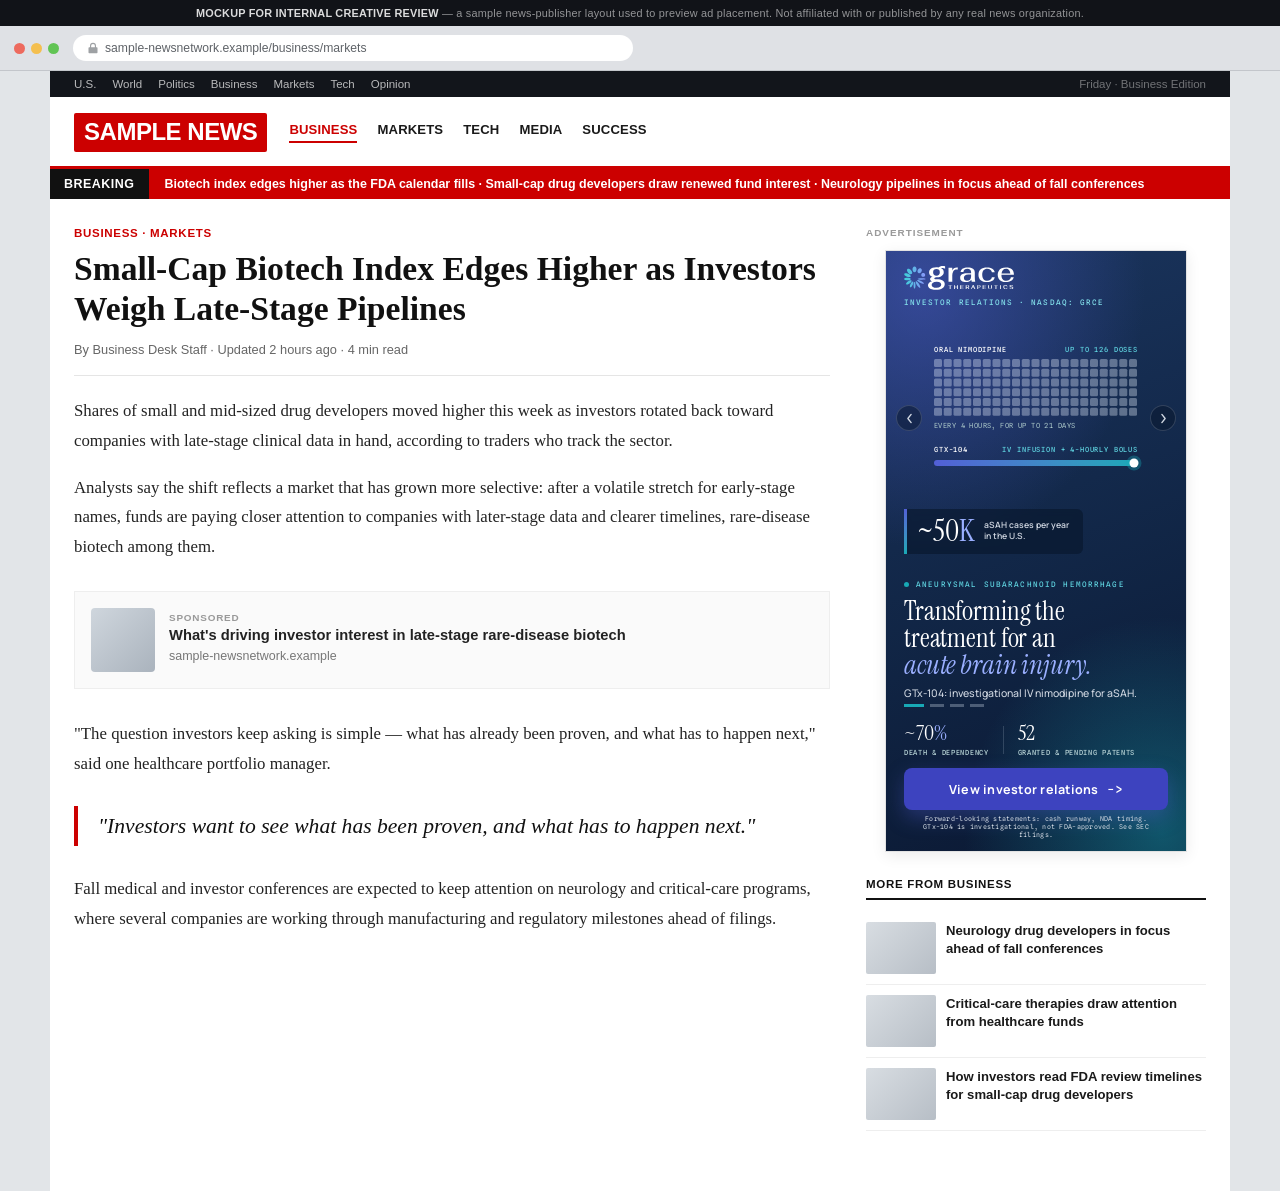
<file: context-preview/news.html>
<!DOCTYPE html>
<html lang="en">
<head>
<meta name="robots" content="noindex,nofollow">
<meta charset="UTF-8">
<meta name="viewport" content="width=device-width,initial-scale=1">
<title>In-Context Preview — Sample News Publisher Page</title>
<link rel="icon" href="data:,">
<style>
  * { margin:0; padding:0; box-sizing:border-box; }
  html, body { background:#e2e5e8; font-family:Helvetica, Arial, sans-serif; }

  /* ---- disclaimer strip ---- */
  #disclaimer {
    background:#111318;
    color:rgba(255,255,255,0.55);
    font-size:0.68rem;
    letter-spacing:0.02em;
    text-align:center;
    padding:7px 12px;
  }
  #disclaimer strong { color:rgba(255,255,255,0.85); }

  /* ---- fake browser chrome ---- */
  #browser-chrome {
    background:#dfe1e5;
    border-bottom:1px solid #c3c6cb;
    padding:9px 14px;
    display:flex;
    align-items:center;
    gap:14px;
  }
  #traffic-lights { display:flex; gap:6px; flex:0 0 auto; }
  #traffic-lights span { width:11px; height:11px; border-radius:50%; display:inline-block; }
  #traffic-lights span:nth-child(1){ background:#ed6a5e; }
  #traffic-lights span:nth-child(2){ background:#f4bf4f; }
  #traffic-lights span:nth-child(3){ background:#61c454; }
  #url-bar {
    flex:1 1 auto;
    background:#fff;
    border-radius:14px;
    padding:6px 14px;
    font-size:0.76rem;
    color:#5f6368;
    display:flex;
    align-items:center;
    gap:6px;
    max-width:560px;
  }
  #url-bar svg { flex:0 0 auto; opacity:0.6; }

  /* ---- site wrapper ---- */
  #site { background:#fff; max-width:1180px; margin:0 auto; }

  /* utility nav */
  #utility-nav {
    background:#12151b;
    color:rgba(255,255,255,0.7);
    font-size:0.72rem;
    display:flex;
    align-items:center;
    justify-content:space-between;
    padding:7px 24px;
  }
  #utility-nav .links { display:flex; gap:16px; }
  #utility-nav .links span:hover { color:#fff; }
  #utility-nav .meta { color:rgba(255,255,255,0.4); }

  /* masthead */
  #masthead {
    display:flex;
    align-items:center;
    gap:22px;
    padding:16px 24px 14px;
    border-bottom:3px solid #cc0000;
  }
  #logo {
    background:#cc0000;
    color:#fff;
    font-weight:900;
    font-size:1.5rem;
    letter-spacing:-0.02em;
    padding:5px 10px 6px;
    border-radius:2px;
    font-family:Arial, Helvetica, sans-serif;
  }
  #masthead nav { display:flex; gap:20px; flex:1; }
  #masthead nav span {
    font-size:0.82rem;
    font-weight:700;
    color:#1a1a1a;
    text-transform:uppercase;
    letter-spacing:0.01em;
    cursor:default;
  }
  #masthead nav span.active { color:#cc0000; border-bottom:2px solid #cc0000; padding-bottom:4px; }

  /* breaking ticker */
  #ticker {
    background:#cc0000;
    color:#fff;
    display:flex;
    align-items:center;
    font-size:0.78rem;
    font-weight:600;
    overflow:hidden;
    white-space:nowrap;
  }
  #ticker .badge {
    background:#111;
    padding:8px 14px;
    font-weight:900;
    letter-spacing:0.04em;
    flex:0 0 auto;
  }
  #ticker .feed { padding:8px 16px; }

  /* content grid */
  #content {
    display:grid;
    grid-template-columns:1fr 340px;
    gap:36px;
    padding:28px 24px 60px;
  }

  article .eyebrow {
    color:#cc0000;
    font-size:0.72rem;
    font-weight:800;
    letter-spacing:0.06em;
    text-transform:uppercase;
    margin-bottom:10px;
  }
  article h1 {
    font-family:Georgia, 'Times New Roman', serif;
    font-size:2.1rem;
    line-height:1.18;
    color:#111;
    margin-bottom:14px;
  }
  article .byline {
    font-size:0.8rem;
    color:#666;
    margin-bottom:20px;
    padding-bottom:18px;
    border-bottom:1px solid #e5e5e5;
  }
  article p {
    font-family:Georgia, 'Times New Roman', serif;
    font-size:1.05rem;
    line-height:1.75;
    color:#232323;
    margin-bottom:18px;
  }
  article .pull-quote {
    font-family:Georgia, 'Times New Roman', serif;
    font-style:italic;
    font-size:1.35rem;
    line-height:1.5;
    color:#111;
    border-left:4px solid #cc0000;
    padding:4px 0 4px 20px;
    margin:28px 0;
  }
  .native-slot {
    margin:30px 0;
    border:1px solid #eee;
    background:#fafafa;
    padding:16px;
    display:flex;
    gap:14px;
    align-items:center;
  }
  .native-slot .swatch { width:64px; height:64px; border-radius:4px; background:linear-gradient(135deg,#cfd6dd,#aab3bd); flex:0 0 auto; }
  .native-slot .txt .tag { font-size:0.62rem; font-weight:800; letter-spacing:0.08em; color:#999; text-transform:uppercase; margin-bottom:4px; }
  .native-slot .txt h4 { font-size:0.92rem; color:#222; margin-bottom:3px; }
  .native-slot .txt p { font-size:0.78rem; color:#777; margin:0; font-family:Helvetica, Arial, sans-serif; }

  /* right rail */
  aside { display:flex; flex-direction:column; align-items:center; gap:10px; }
  aside .sponsor-label {
    align-self:flex-start;
    font-size:0.62rem;
    font-weight:800;
    letter-spacing:0.1em;
    text-transform:uppercase;
    color:#9a9a9a;
    margin-bottom:2px;
  }
  #ad-slot {
    width:302px;    /* 300 + the 1px border each side (border-box), so the 300x600 banner isn't clipped */
    height:602px;
    border:1px solid #e2e2e2;
    box-shadow:0 4px 14px rgba(0,0,0,0.08);
    overflow:hidden;
    background:#000;
  }
  #ad-slot iframe { width:300px; height:600px; border:0; display:block; }

  .rail-more {
    align-self:stretch;
    margin-top:16px;
  }
  .rail-more .heading {
    font-size:0.72rem;
    font-weight:800;
    letter-spacing:0.06em;
    text-transform:uppercase;
    color:#111;
    border-bottom:2px solid #111;
    padding-bottom:8px;
    margin-bottom:12px;
  }
  .rail-item {
    display:flex;
    gap:10px;
    padding:10px 0;
    border-bottom:1px solid #eee;
  }
  .rail-item .thumb { width:70px; height:52px; border-radius:2px; background:linear-gradient(135deg,#d8dde2,#b7bec6); flex:0 0 auto; }
  .rail-item p { font-family:Helvetica, Arial, sans-serif; font-size:0.82rem; line-height:1.35; color:#1a1a1a; font-weight:600; }

  @media (max-width:900px) {
    #content { grid-template-columns:1fr; }
    aside { align-items:stretch; }
    #ad-slot { margin:0 auto; }
  }
</style>
</head>
<body>

<div id="disclaimer">
  <strong>MOCKUP FOR INTERNAL CREATIVE REVIEW</strong> — a sample news-publisher layout used to preview ad placement. Not affiliated with or published by any real news organization.
</div>

<div id="browser-chrome">
  <div id="traffic-lights"><span></span><span></span><span></span></div>
  <div id="url-bar">
    <svg width="12" height="12" viewBox="0 0 16 16"><path d="M8 1a4 4 0 00-4 4v2H3a1 1 0 00-1 1v6a1 1 0 001 1h10a1 1 0 001-1V8a1 1 0 00-1-1h-1V5a4 4 0 00-4-4zm-2.5 6V5a2.5 2.5 0 015 0v2h-5z" fill="currentColor"/></svg>
    sample-newsnetwork.example/business/markets
  </div>
</div>

<div id="site">
  <div id="utility-nav">
    <div class="links">
      <span>U.S.</span><span>World</span><span>Politics</span><span>Business</span><span>Markets</span><span>Tech</span><span>Opinion</span>
    </div>
    <div class="meta">Friday · Business Edition</div>
  </div>

  <div id="masthead">
    <div id="logo">SAMPLE&nbsp;NEWS</div>
    <nav>
      <span class="active">Business</span>
      <span>Markets</span>
      <span>Tech</span>
      <span>Media</span>
      <span>Success</span>
    </nav>
  </div>

  <div id="ticker">
    <span class="badge">BREAKING</span>
    <span class="feed">Biotech index edges higher as the FDA calendar fills · Small-cap drug developers draw renewed fund interest · Neurology pipelines in focus ahead of fall conferences</span>
  </div>

  <div id="content">
    <article>
      <div class="eyebrow">Business · Markets</div>
      <h1>Small-Cap Biotech Index Edges Higher as Investors Weigh Late-Stage Pipelines</h1>
      <div class="byline">By Business Desk Staff · Updated 2 hours ago · 4 min read</div>

      <p>Shares of small and mid-sized drug developers moved higher this week as investors rotated back toward companies with late-stage clinical data in hand, according to traders who track the sector.</p>

      <p>Analysts say the shift reflects a market that has grown more selective: after a volatile stretch for early-stage names, funds are paying closer attention to companies with later-stage data and clearer timelines, rare-disease biotech among them.</p>

      <div class="native-slot">
        <div class="swatch"></div>
        <div class="txt">
          <div class="tag">Sponsored</div>
          <h4>What&#x27;s driving investor interest in late-stage rare-disease biotech</h4>
          <p>sample-newsnetwork.example</p>
        </div>
      </div>

      <p>&quot;The question investors keep asking is simple — what has already been proven, and what has to happen next,&quot; said one healthcare portfolio manager.</p>

      <div class="pull-quote">"Investors want to see what has been proven, and what has to happen next."</div>

      <p>Fall medical and investor conferences are expected to keep attention on neurology and critical-care programs, where several companies are working through manufacturing and regulatory milestones ahead of filings.</p>
    </article>

    <aside>
      <div class="sponsor-label">Advertisement</div>
      <div id="ad-slot">
        <iframe id="ad-frame" title="Sample ad placement" scrolling="no"></iframe>
      </div>

      <div class="rail-more">
        <div class="heading">More From Business</div>
        <div class="rail-item"><div class="thumb"></div><p>Neurology drug developers in focus ahead of fall conferences</p></div>
        <div class="rail-item"><div class="thumb"></div><p>Critical-care therapies draw attention from healthcare funds</p></div>
        <div class="rail-item"><div class="thumb"></div><p>How investors read FDA review timelines for small-cap drug developers</p></div>
      </div>
    </aside>
  </div>
</div>

<script>
  var CONCEPTS = {
    a: '../concept-a-photo/index.html',
    b: '../concept-b-editorial/index.html',
    c: '../concept-c-dashboard/index.html',
    d: '../concept-d-corporate/index.html'
  }
  var params = new URLSearchParams(window.location.search)
  var concept = params.get('concept')
  if (!CONCEPTS[concept]) concept = 'a'
  document.getElementById('ad-frame').src = CONCEPTS[concept]
</script>

</body>
</html>
</file>
<file: concept-a-photo/style.css>
/* ── Brand tokens: the ONLY place colors are defined. Values are the
   Grace IR concept site's own :root (oklch), see .tmp/brand.json. The
   site's rule carries over: the two bright hues (indigo, teal) are
   FILLS ONLY on dark; text uses the -lt tints, buttons the -ink tone.
   (color-mix / oklch: Chrome 111+ / Safari 16.2+) ── */
:root {
  --dark:        oklch(0.205 0.048 259);   /* site --deep-3 */
  --dark-2:      color-mix(in srgb, var(--dark) 70%, black);
  --navy:        oklch(0.331 0.080 259);   /* site --deep: the wordmark navy #1b355e */
  --navy-2:      oklch(0.265 0.065 259);   /* site --deep-2 */
  --navy-3:      oklch(0.215 0.055 262);   /* .fill-sweep end stop */
  --accent:      oklch(0.542 0.181 274);   /* indigo #525fd6: sweep start, fills only */
  --accent-d:    color-mix(in srgb, var(--accent) 82%, black);
  --accent-lt:   oklch(0.78 0.150 274);    /* site --accent-lt: readable indigo on dark */
  --accent-ink:  oklch(0.46 0.190 274);    /* site --accent-ink #3d43bf: CTA fill, white 7.6:1 */
  --accent-ink-d:oklch(0.40 0.170 274);    /* site --accent-ink-d: CTA hover */
  --gold:        oklch(0.672 0.111 205);   /* teal #16a9b6: sweep end, fills only */
  --gold-d:      color-mix(in srgb, var(--gold) 85%, black);
  --teal-lt:     oklch(0.80 0.105 205);    /* site --teal-lt: eyebrows + labels on dark */
  --teal-hi:     oklch(0.85 0.090 205);    /* teal-lt lifted, for the eyebrow on the indigo glow */
  --white:       #ffffff;
  --text-hi:     oklch(0.88 0.016 259);    /* site lead text on dark */
  --text-mid:    oklch(0.84 0.030 205);    /* site .motif-cap (0.80), one step lighter for 7px text on the glow */
  --text-lo:     oklch(0.80 0.030 205);    /* site .motif-note (0.76), likewise */
  --line-d:      oklch(0.98 0.02 259 / 0.16);  /* site --line-d */
  --dot:         oklch(0.98 0.02 259 / 0.28);
  --dose:        oklch(0.98 0.02 259 / 0.34);  /* site .motif-dose */
  --dose-hi:     oklch(0.98 0.02 259 / 0.95);
  --dose-lo:     oklch(0.98 0.02 259 / 0.15);
  --track-lo:    oklch(0.98 0.02 259 / 0.13);
  --halo:        oklch(0.672 0.111 205 / 0.35); /* site .motif-pulse halo */
  --glow-i:      oklch(0.542 0.181 274 / 0.50); /* .fill-sweep indigo glow (site .55, eased for small text) */
  --glow-t:      oklch(0.672 0.111 205 / 0.42); /* .fill-sweep teal glow */
  --cta-ink:     var(--white);             /* white on --accent-ink passes 7.6:1 */
  --font-head:   'Instrument Serif', 'Times New Roman', Times, serif;   /* Times is closer to Instrument's width than Georgia */
  --font:        'Manrope', system-ui, sans-serif;
  --mono:        'Spline Sans Mono', ui-monospace, SFMono-Regular, Menlo, Consolas, 'Liberation Mono', monospace;
  --ease:        cubic-bezier(0.16,1,0.3,1);
  --ease-io:     cubic-bezier(0.45,0,0.25,1);
}

* { margin:0; padding:0; box-sizing:border-box; }
html, body { width:300px; height:600px; overflow:hidden; background:var(--dark); }
body { font-family:var(--font); -webkit-font-smoothing:antialiased; font-variant-numeric:lining-nums; }
a { text-decoration:none; color:inherit; }
button { border:0; background:none; font:inherit; color:inherit; cursor:pointer; -webkit-tap-highlight-color:transparent; }

/* ── Canvas ─────────────────────────────────────────────────────────
   Fixed 300x600 stage on the IR site's .fill-sweep: an indigo glow top
   left, a teal glow bottom right, over the navy gradient. It sits on the
   stage (not on each slide) so the crossfade never dips. Persistent
   chrome (logo, nav, stats, CTA) is pinned on top and never rotates. */
#banner {
  position:relative;
  width:300px;
  height:600px;
  overflow:hidden;
  cursor:pointer;
  background-color:var(--navy);
  background-image:
    radial-gradient(120% 70% at 12% 6%, var(--glow-i), transparent 62%),
    radial-gradient(110% 60% at 92% 97%, var(--glow-t), transparent 60%),
    linear-gradient(160deg, var(--navy) 0%, var(--navy-2) 58%, var(--navy-3) 100%);
  background-repeat:no-repeat;
}

/* ── Slide stack ────────────────────────────────────────────────── */
#slides { position:absolute; inset:0; z-index:1; }

.slide {
  position:absolute;
  inset:0;
  opacity:0;
  z-index:1;
  pointer-events:none;
  transition:opacity 0.9s ease;
}
.slide.active { opacity:1; z-index:2; pointer-events:auto; }

/* Motif layer: the slide art, kept in the upper area (y ~85-230),
   between the top bar and the stat chip, x 48-252 clear of the arrows. */
.slide-bg {
  position:absolute;
  inset:0;
  z-index:1;
  overflow:hidden;
  user-select:none;
}
.motif {
  position:absolute;
  top:0; left:0;
  width:300px; height:300px;
  overflow:visible;
}

/* One shape language across all four variants (the site's .motif-*):
   white dose squares, a 6px rounded track in the indigo-to-teal sweep,
   a white pulse with a teal halo, mono uppercase captions. */
.motif text { font-family:var(--mono); }
.motif .cap  { font-size:7px; font-weight:500; letter-spacing:.12em; fill:var(--text-mid); }
.motif .cap-b { fill:var(--white); }
.motif .cap-t { fill:var(--teal-lt); }
.motif .note { font-size:7px; font-weight:400; letter-spacing:.06em; fill:var(--text-lo); }
.motif .num  { font-family:var(--font-head); font-size:21px; fill:var(--white); }
.motif .num-lo { fill:var(--text-mid); }
.motif .stop-i { stop-color:var(--accent); }
.motif .stop-t { stop-color:var(--gold); }
.motif .track-lo { fill:var(--track-lo); }
.motif .halo { fill:var(--halo); }
.motif .dot-core { fill:var(--white); }

/* Slide 1 · 126 doses tick by one at a time, day by day (column by
   column), while the pulse glides the one unbroken line beneath. */
.motif .doses rect { fill:var(--dose); }
.slide.active .motif .doses rect {
  animation:dose-tick 4.5s linear infinite;
  animation-delay:calc(var(--i) * 28ms);
}
@keyframes dose-tick {
  0%   { fill:var(--dose-hi); }
  7%   { fill:var(--dose); }
  100% { fill:var(--dose); }
}
.slide.active .motif .run-line { animation:run-line 4.5s linear infinite; }
@keyframes run-line {
  0%   { transform:translateX(-196px); opacity:0; }
  4%   { opacity:1; }
  79%  { transform:translateX(0); opacity:1; }
  94%  { transform:translateX(0); opacity:1; }
  100% { transform:translateX(0); opacity:0; }
}

/* Slide 2 · dose intensity, proportional: one track width = 100% of an
   arm. Oral in dose squares (1 = 4%), GTx-104 as the sweep track. */
.motif .units .u { fill:var(--dose-lo); }
.motif .units .u.on { fill:var(--dose-hi); }
.slide.active .motif .units .u.on { animation:unit-on .5s var(--ease) .3s both; }
.slide.active .motif .units .u.on + .u.on { animation-delay:.42s; }
@keyframes unit-on { from { fill:var(--dose-lo); } to { fill:var(--dose-hi); } }
.slide.active .motif .grow-x { animation:grow-x 1.3s var(--ease) .25s both; }
@keyframes grow-x { from { clip-path:inset(0 100% 0 0); } to { clip-path:inset(0 0 0 0); } }
.slide.active .motif .run-54 { animation:run-54 1.3s var(--ease) .25s both; }
@keyframes run-54 {
  from { transform:translateX(-110px); opacity:0; }
  15%  { opacity:1; }
  to   { transform:none; opacity:1; }
}

/* Slide 3 · micelles: surfactant heads (teal) ring a nimodipine dose
   square; the ring turns slowly and small micelles ride the line. */
.motif .heads circle { fill:var(--gold); }
.motif .tails { fill:none; stroke:var(--accent-lt); stroke-width:1.1; stroke-linecap:round; opacity:.85; }
.motif .core { fill:var(--dose-hi); }
.motif .spin { transform-box:view-box; transform-origin:88px 144px; animation:spin 30s linear infinite; }
@keyframes spin { to { transform:rotate(360deg); } }
.motif .leader { fill:none; stroke:var(--text-lo); stroke-width:.8; stroke-linecap:round; opacity:.75; }
.motif .bead { opacity:0; animation:bead 4s linear infinite; }
/* each bead is a mini micelle: a dashed teal ring of heads round a white dose core */
.motif .bead-ring { fill:var(--navy-2); stroke:var(--gold); stroke-width:1.7; stroke-dasharray:1.3 1.34; }
.motif .bead rect { fill:var(--white); }
.motif .bead:nth-child(2) { animation-delay:1s; }
.motif .bead:nth-child(3) { animation-delay:2s; }
.motif .bead:nth-child(4) { animation-delay:3s; }
@keyframes bead {
  0%   { transform:translateX(0); opacity:0; }
  8%   { opacity:1; }
  84%  { opacity:1; }
  92%  { transform:translateX(184px); opacity:0; }
  100% { transform:translateX(184px); opacity:0; }
}

/* Slide 4 · milestone rail: the infusion line runs through what has
   happened and stops at the latest step; resubmission is the open ring. */
.motif .rail-next { fill:none; stroke:var(--teal-lt); stroke-width:1.6; stroke-dasharray:2 3.4; stroke-linecap:round; opacity:.8; }
.motif .step-done circle { fill:var(--white); }
.motif .step-next { fill:var(--navy-2); stroke:var(--teal-lt); stroke-width:1.5; }
.motif .ping {
  fill:none; stroke:var(--teal-lt); stroke-width:1.2; opacity:0;
  transform-box:fill-box; transform-origin:center;
  animation:ping 2.4s ease-out infinite;
}
@keyframes ping {
  0%   { transform:scale(1); opacity:.85; }
  100% { transform:scale(3.1); opacity:0; }
}
.slide.active .motif .grow-y { animation:grow-y 1.5s var(--ease-io) .2s both; }
@keyframes grow-y { from { clip-path:inset(0 0 100% 0); } to { clip-path:inset(0 0 0 0); } }
.slide.active .motif .run-rail { animation:run-rail 1.5s var(--ease-io) .2s both; }
@keyframes run-rail { from { transform:translateY(-78px); } to { transform:none; } }

/* Inactive slides stop their ambient loops (saves CPU while hidden) */
.slide:not(.active) .motif * { animation-play-state:paused; }

.slide-copy {
  position:absolute;
  inset:0;
  z-index:3;
  transform:translateY(12px);
  transition:transform 0.9s var(--ease);
}
.slide.active .slide-copy { transform:translateY(0); }

/* Floating stat chip (per slide); its edge bar is the brand sweep */
.mid-chip {
  position:absolute;
  top:258px; left:18px;
  display:flex;
  align-items:center;
  gap:10px;
  padding:8px 14px 8px 13px;
  background:color-mix(in srgb, var(--dark) 62%, transparent);
  border-radius:0 6px 6px 0;
  backdrop-filter:blur(3px);
  -webkit-backdrop-filter:blur(3px);
}
.mid-chip::before {
  content:'';
  position:absolute;
  left:0; top:0; bottom:0;
  width:3px;
  background:linear-gradient(180deg, var(--accent), var(--gold));
}
.chip-num {
  font-family:var(--font-head);
  font-weight:400;
  font-size:31px;
  line-height:.92;
  color:var(--white);
  white-space:nowrap;
}
.chip-num em { font-style:normal; color:var(--accent-lt); }
.chip-label {
  font-family:var(--font);
  font-size:8.6px;
  line-height:1.32;
  font-weight:600;
  color:var(--text-hi);
}

/* Rotating headline block, pinned above the fixed bottom block */
.copy-bottom {
  position:absolute;
  left:0; right:0;
  bottom:150px;
  padding:0 18px;
}
.kicker {
  display:flex;
  align-items:center;
  gap:7px;
  font-family:var(--mono);
  font-weight:500;
  font-size:7.6px;
  letter-spacing:0.15em;
  text-transform:uppercase;
  color:var(--teal-lt);
  margin-bottom:8px;
}
.kicker::before { content:''; width:5px; height:5px; border-radius:50%; background:var(--gold); flex:none; }
.copy-bottom h1 {
  font-family:var(--font-head);
  font-weight:400;
  font-size:27px;
  line-height:1.0;
  letter-spacing:-0.005em;
  color:var(--white);
}
.copy-bottom h1 em { font-style:italic; color:var(--accent-lt); }
.copy-bottom p {
  margin-top:8px;
  font-size:10.5px;
  line-height:1.4;
  font-weight:500;
  color:var(--text-hi);
}

/* ── Persistent chrome (never rotates) ─────────────────────────── */
#top-bar {
  position:absolute;
  top:0; left:0; right:0;
  z-index:5;
  display:flex;
  flex-direction:column;
  gap:8px;
  padding:15px 18px 0;
}
#logo { display:flex; align-items:center; }
#logo .lockup { display:block; height:24px; width:auto; flex:none; }
#eyebrow {
  font-family:var(--mono);
  font-weight:500;
  font-size:7.6px;
  letter-spacing:0.14em;
  color:var(--teal-hi);
}

.nav-arrow {
  position:absolute;
  top:154px;
  width:26px; height:26px;
  z-index:5;
  display:flex;
  align-items:center;
  justify-content:center;
  background:color-mix(in srgb, var(--dark) 50%, transparent);
  border:1px solid var(--line-d);
  border-radius:50%;
  color:var(--text-hi);
  backdrop-filter:blur(2px);
  -webkit-backdrop-filter:blur(2px);
  transition:background .2s ease, transform .15s ease;
}
.nav-arrow svg { width:13px; height:13px; }
.nav-arrow:active { transform:scale(0.9); background:color-mix(in srgb, var(--accent) 55%, transparent); }
#arrow-prev { left:10px; }
#arrow-next { right:10px; }

#bottom-fixed {
  position:absolute;
  left:0; right:0; bottom:0;
  z-index:5;
  padding:0 18px 11px;
}

#dots {
  display:flex;
  gap:6px;
  margin-bottom:9px;
}
.dot {
  width:14px; height:3px;
  border-radius:2px;
  background:var(--dot);
  transition:background .3s ease, width .3s ease;
  padding:6px 0;
  background-clip:content-box;
  box-sizing:content-box;
}
.dot.active { background-color:var(--gold); width:20px; }  /* background-color, not the shorthand: keeps background-clip */

#stat-row {
  display:flex;
  align-items:center;
  gap:14px;
}
.stat { display:flex; flex-direction:column; gap:4px; }
.stat-num {
  font-family:var(--font-head);
  font-weight:400;
  font-size:22px;
  line-height:1;
  color:var(--white);
  white-space:nowrap;
}
.stat-num em { font-style:normal; color:var(--accent-lt); }
.stat-label {
  font-family:var(--mono);
  font-size:7px;
  font-weight:500;
  letter-spacing:0.1em;
  text-transform:uppercase;
  color:var(--text-mid);
  white-space:nowrap;
}
.stat-label .nc { text-transform:none; }  /* keep the company's own casing: aSAH */
.stat-div { width:1px; height:28px; background:var(--line-d); }

#cta {
  margin-top:11px;
  display:flex;
  align-items:center;
  justify-content:center;
  gap:8px;
  width:100%;
  height:42px;
  background:var(--accent-ink);
  border-radius:8px;
  color:var(--cta-ink);
  font-family:var(--font);
  font-weight:700;
  font-size:12.5px;
  letter-spacing:0.02em;
  text-transform:none;
  box-shadow:0 8px 20px color-mix(in srgb, var(--accent) 34%, transparent);
  transition:background .2s ease;
  animation:cta-pulse 1.8s ease-in-out 2.6s 6;
}
#cta:hover { background:var(--accent-ink-d); }
#cta .arw { font-family:var(--mono); font-weight:500; transition:transform .2s var(--ease); }
#cta:hover .arw { transform:translateX(3px); }
@keyframes cta-pulse {
  0%, 100% { box-shadow:0 8px 20px color-mix(in srgb, var(--accent) 34%, transparent); }
  50%      { box-shadow:0 8px 28px color-mix(in srgb, var(--accent) 62%, transparent), 0 0 0 4px color-mix(in srgb, var(--accent) 14%, transparent); }
}

/* Required disclosure line under the CTA */
#disclosure {
  margin-top:6px;
  font-family:var(--mono);
  font-size:6.6px;
  letter-spacing:0.04em;
  line-height:1.2;
  text-align:center;
  color:var(--text-hi);
}

/* ── Entrance sequence (initial load only) ─────────────────────── */
.reveal {
  opacity:0;
  transform:translateY(14px);
  transition:opacity .7s var(--ease), transform .7s var(--ease);
}
#banner.is-live .reveal { opacity:1; transform:none; }
#top-bar[data-delay="0"] { transition-delay:.05s; }
#bottom-fixed[data-delay="4"] { transition-delay:.55s; }

#click-tag-wrapper { position:absolute; width:0; height:0; overflow:hidden; }

@media (prefers-reduced-motion: reduce) {
  .motif *, .slide.active .motif * { animation:none !important; }
  .motif .bead { opacity:1; }
  .motif .bead:nth-child(2) { transform:translateX(52px); }
  .motif .bead:nth-child(3) { transform:translateX(104px); }
  .motif .bead:nth-child(4) { transform:translateX(156px); }
  #cta { animation:none; }
  .reveal { transition-duration:.01s; transition-delay:0s !important; }
  .slide, .slide-copy { transition-duration:.2s; }
}
</file>
<file: concept-b-editorial/style.css>
/* ── Brand tokens — the ONLY place colors are defined. Values are the IR
   landing page's own :root (grace-therapeutics-ir-concept.netlify.app):
   the logo mark's indigo-to-teal sweep, the navy wordmark, warm paper.
   Bright hues (--accent, --teal) are FILLS ONLY; the -ink values carry
   text, exactly as the site splits them. ── */
:root {
  --accent:       oklch(0.542 0.181 274);   /* indigo #525fd6, fills only */
  --accent-lt:    oklch(0.78 0.150 274);
  --accent-ink:   oklch(0.46 0.190 274);    /* text + primary button, white on it 7.6:1 */
  --accent-ink-d: oklch(0.40 0.170 274);
  --accent-lo:    oklch(0.542 0.181 274 / 0.14);
  --gold:         oklch(0.672 0.111 205);   /* the template's "gold" slot = brand teal #16a9b6 */
  --teal:         var(--gold);
  --teal-lt:      oklch(0.80 0.105 205);
  --teal-ink:     oklch(0.50 0.086 205);    /* secondary labels */
  --ink:          oklch(0.26 0.030 259);
  --deep:         oklch(0.331 0.080 259);   /* navy #1b355e */
  --deep-2:       oklch(0.265 0.065 259);
  --deep-3:       oklch(0.205 0.048 259);
  --paper:        oklch(0.982 0.003 85);    /* the company's warm off-white #faf9f7 */
  --card:         oklch(0.995 0.003 85);
  --tint:         oklch(0.965 0.014 259);
  --tint-2:       oklch(0.910 0.028 259);
  --text:         oklch(0.30 0.030 259);
  --text-mid:     oklch(0.47 0.030 259);
  --line:         oklch(0.30 0.01 259 / 0.14);
  --line-d:       oklch(0.98 0.02 259 / 0.16);
  --on-deep:      oklch(0.86 0.016 259);
  --on-deep-mid:  oklch(0.72 0.014 259);
  --white:        #ffffff;
  --dot-idle:     oklch(1 0 0 / 0.26);
  --cta-hl:       oklch(1 0 0 / 0.14);
  --cta-glow:     oklch(0.46 0.19 274 / 0.32);
  --cta-glow-2:   oklch(0.46 0.19 274 / 0.55);
  --cta-ring:     oklch(0.542 0.181 274 / 0.20);
  --shadow-a:     oklch(0.30 0.01 259 / 0.03);
  --shadow-b:     oklch(0.30 0.02 259 / 0.18);
  --shadow-arw:   oklch(0.26 0.03 259 / 0.12);
  /* figure colour language: oral / standard of care = navy tint,
     GTx-104 = the indigo-to-teal sweep */
  --oral:         oklch(0.78 0.045 263);
  --oral-line:    oklch(0.66 0.045 262);
  /* surface system, from the site's .sec-white / footer */
  --rule-ink:     oklch(0.30 0.03 259 / 0.045);  /* printed ruling, paper only, under a wash */
  --trim-ink:     oklch(0.30 0.03 259 / 0.12);   /* gutter trim, 1px at x=7: clear of the 18px text inset */
  --ink-0:        oklch(0.30 0.03 259 / 0);
  --wash:         oklch(0.99 0.004 85 / 0.62);
  --wash-0:       oklch(0.99 0.004 85 / 0);
  --seal-i:       oklch(0.542 0.181 274 / 0.10);
  --seal-t:       oklch(0.672 0.111 205 / 0.06);
  --seal-t2:      oklch(0.672 0.111 205 / 0.16);
  --seal-0:       oklch(0.672 0.111 205 / 0);
  --sheet-neg:    oklch(0.98 0.02 259 / 0.05);
  --neg-0:        oklch(0.98 0.02 259 / 0);
  --serif: 'Instrument Serif', 'Times New Roman', Times, serif;   /* Times is closer to Instrument's width than Georgia */
  --sans:  'Manrope', system-ui, sans-serif;
  --mono:  'Spline Sans Mono', ui-monospace, SFMono-Regular, Menlo, Consolas, 'Liberation Mono', monospace;
  --ease:  cubic-bezier(0.22, 1, 0.36, 1);
}

* { margin:0; padding:0; box-sizing:border-box; }
html, body { width:300px; height:600px; overflow:hidden; background:var(--paper); }
body { font-family:var(--sans); color:var(--text); -webkit-font-smoothing:antialiased; font-variant-numeric:lining-nums; }
a { text-decoration:none; color:inherit; }
button { border:0; background:none; font:inherit; color:inherit; cursor:pointer; -webkit-tap-highlight-color:transparent; }

#banner {
  position:relative;
  width:300px;
  height:600px;
  overflow:hidden;
  cursor:pointer;
  background:var(--paper);
}

#top-rule {
  position:absolute;
  top:0; left:0; right:0;
  height:3px;
  z-index:6;
  background:linear-gradient(90deg, var(--accent), var(--teal));
}

/* ── Persistent top chrome: opaque paper, like the site's nav ───── */
#top-bar {
  position:absolute;
  top:3px; left:0; right:0;
  z-index:5;
  height:52px;
  background:var(--paper);
  border-bottom:1px solid var(--line);
  padding:0 18px;
  display:flex;
  align-items:center;
  justify-content:space-between;
  gap:10px;
}
#logo { display:flex; align-items:center; }
.lockup { width:110px; height:24px; display:block; flex:none; }
#masthead {
  font-family:var(--mono);
  font-size:7.4px;
  font-weight:500;
  line-height:1.6;
  letter-spacing:0.12em;
  text-align:right;
  color:var(--text-mid);
  white-space:nowrap;
}
#masthead b { display:block; font-weight:500; color:var(--ink); }

/* ── Slide stack on the site's warm paper: faint printed navy ruling
   every 30px, washed at head and foot, a teal seal top right, and
   gutter trim marks ─────────────────────────────────────────────── */
#slides {
  position:absolute; top:55px; left:0; right:0; bottom:115px; z-index:1; overflow:hidden;
  background-color:var(--paper);
  background-image:
    linear-gradient(var(--trim-ink), var(--trim-ink)),
    linear-gradient(var(--trim-ink), var(--trim-ink)),
    linear-gradient(180deg, var(--wash) 0, var(--wash-0) 100%),
    linear-gradient(0deg, var(--wash) 0, var(--wash-0) 100%),
    radial-gradient(90% 55% at 100% 0%, var(--seal-t) 0, var(--seal-0) 66%),
    linear-gradient(180deg, var(--rule-ink) 0 1px, var(--ink-0) 1px);
  background-repeat:no-repeat, no-repeat, no-repeat, no-repeat, no-repeat, repeat;
  background-position:7px 0, calc(100% - 7px) 0, 0 0, 0 100%, 0 0, 0 14px;
  background-size:1px 100%, 1px 100%, 100% 70px, 100% 60px, 100% 100%, 100% 30px;
}

.slide {
  position:absolute; inset:0;
  opacity:0;
  z-index:1;
  pointer-events:none;
  transition:opacity 0.8s ease;
}
.slide.active { opacity:1; z-index:2; pointer-events:auto; }

.slide-copy {
  padding:13px 18px 0;
  transform:translateY(10px);
  transition:transform 0.8s var(--ease);
}
.slide.active .slide-copy { transform:translateY(0); }

.eyebrow {
  font-family:var(--mono);
  font-size:8.2px;
  font-weight:500;
  letter-spacing:0.16em;
  text-transform:uppercase;
  color:var(--accent-ink);
  display:flex;
  align-items:center;
  gap:7px;
  margin-bottom:10px;
}
.eyebrow::before {
  content:'';
  width:6px; height:6px;
  border-radius:50%;
  background:var(--accent);
  flex:none;
}

.slide-copy h1 {
  font-family:var(--serif);
  font-weight:400;
  font-size:31px;
  line-height:1.02;
  letter-spacing:-0.005em;
  color:var(--ink);
  min-height:calc(3 * 1.02em);
}
.slide-copy h1 em { font-style:italic; color:var(--accent-ink); }

.lead {
  margin-top:9px;
  font-family:var(--sans);
  font-size:10.4px;
  line-height:1.5;
  color:var(--text-mid);
  min-height:calc(2 * 1.5em);
}

/* ── "Figure" plate: card + mono caption row, like the site's table
   caption and vcard numbering (teal-ink) ────────────────────────── */
.fig-card {
  margin-top:10px;
  border:1px solid var(--line);
  border-radius:8px;
  background:var(--card);
  overflow:hidden;
  box-shadow:0 1px 0 var(--shadow-a), 0 8px 22px -14px var(--shadow-b);
}
.fig-bar {
  display:flex;
  justify-content:space-between;
  align-items:center;
  gap:8px;
  padding:6px 10px 5px;
  border-bottom:1px solid var(--line);
  font-family:var(--mono);
  font-size:7px;
  font-weight:500;
  letter-spacing:0.12em;
  text-transform:uppercase;
  color:var(--text-mid);
  white-space:nowrap;
}
.fig-bar span:first-child { color:var(--teal-ink); }
.fig-body { padding:9px 11px 9px; }
.fig-body svg { width:240px; height:112px; display:block; overflow:visible; }

/* figure line-art: one stroke weight, one colour language */
.st-accent { stop-color:var(--accent); }
.st-teal   { stop-color:var(--teal); }
.fx-k, .fx-v, .fx-n {
  font-family:var(--mono);
  font-size:7px;
  letter-spacing:0.09em;
  fill:var(--text-mid);
}
.fx-k { fill:var(--ink); font-weight:500; }
.fx-n { letter-spacing:0.06em; }
.fx-s { font-family:var(--sans); font-size:7.6px; font-weight:500; fill:var(--text-mid); }
.fx-s.fx-strong { font-weight:700; fill:var(--ink); }
.fx-num { font-family:var(--mono); font-size:7.4px; font-weight:500; fill:var(--ink); }
.fx-num.oral { fill:var(--text-mid); }
.fx-hi { fill:var(--accent-ink); }
.fx-serif { font-family:var(--serif); font-style:italic; font-size:13px; fill:var(--accent-ink); letter-spacing:0; }
.fx-dose { fill:var(--oral); }
.fx-track-bg { fill:var(--tint); }
.fx-oral { fill:var(--oral); }
.fx-rule { stroke:var(--line); stroke-width:1; fill:none; }
.fx-conn { fill:none; stroke:var(--text-mid); stroke-width:1.2; stroke-linecap:round; stroke-linejoin:round; }
.fx-hex { fill:var(--card); stroke:var(--oral-line); stroke-width:1.2; }
.fx-hex.core { stroke:var(--ink); }
.fx-tail { stroke:var(--oral-line); stroke-width:1.2; stroke-linecap:round; }
.fx-site { fill:var(--deep); }
.fx-route { fill:none; stroke-width:2.2; stroke-linecap:round; stroke-dasharray:5 3.2; }
.fx-pulse { fill:var(--white); stroke:var(--accent-ink); stroke-width:1.4; }
.fx-halo { fill:var(--teal); opacity:0.32; }

/* entrance motion, replayed each time a slide becomes active */
.slide.active .fx-wipe   { animation:fxWipe 1.05s steps(21, end) 0.15s both; }
.slide.active .fx-draw   { animation:fxDraw 1.3s var(--ease) 0.35s both; }
.slide.active .fx-run    { animation:fxRun 1.3s var(--ease) 0.35s both; }
.slide.active .fx-grow   { animation:fxGrow 0.9s var(--ease) both; animation-delay:calc(0.2s + var(--i, 0) * 0.09s); }
.slide.active .fx-pop    { animation:fxPop 0.5s var(--ease) both; animation-delay:calc(0.15s + var(--i, 0) * 0.035s); }
.slide.active .fx-route  { animation:fxFlow 1.1s linear 0.2s 3; }
.slide.active .fx-node   { animation:fxPop 0.6s var(--ease) 0.5s both; }
.fx-grow, .fx-pop, .fx-node { transform-box:fill-box; }
.fx-grow { transform-origin:0 50%; }
.fx-pop, .fx-node { transform-origin:50% 50%; }
@keyframes fxWipe { from { clip-path:inset(0 100% 0 0); } to { clip-path:inset(0 0 0 0); } }
@keyframes fxDraw { from { clip-path:inset(0 100% 0 0); } to { clip-path:inset(0 0 0 0); } }
@keyframes fxRun  { from { transform:translateX(-231px); } to { transform:none; } }
@keyframes fxGrow { from { transform:scaleX(0); } to { transform:none; } }
@keyframes fxPop  { from { transform:scale(0); opacity:0; } to { transform:none; opacity:1; } }
@keyframes fxFlow { from { stroke-dashoffset:16.4; } to { stroke-dashoffset:0; } }

/* key-fact row: two figures, set like the site's burden band —
   serif number over a mono label, split by a hairline */
.kf {
  margin-top:10px;
  padding-top:10px;
  border-top:1px solid var(--line);
  display:grid;
  grid-template-columns:0.82fr 1.18fr;
}
.kf > div { display:flex; flex-direction:column; gap:4px; min-width:0; }
.kf > div + div { border-left:1px solid var(--line); padding-left:12px; }
.kf dd {
  order:-1;
  font-family:var(--serif);
  font-size:25px;
  line-height:1;
  color:var(--ink);
  white-space:nowrap;
}
.kf dt {
  font-family:var(--mono);
  font-size:7px;
  font-weight:500;
  line-height:1.5;
  letter-spacing:0.08em;
  text-transform:uppercase;
  color:var(--text-mid);
  padding-right:6px;
}

/* ── Nav arrows ─────────────────────────────────────────────────── */
.nav-arrow {
  position:absolute;
  top:305px;
  z-index:5;
  width:22px; height:22px;
  display:flex;
  align-items:center;
  justify-content:center;
  background:var(--card);
  border:1px solid var(--line);
  border-radius:50%;
  color:var(--ink);
  box-shadow:0 2px 8px var(--shadow-arw);
  transition:transform 0.15s ease, background 0.2s ease;
}
.nav-arrow svg { width:11px; height:11px; }
.nav-arrow:hover { background:var(--tint); }
.nav-arrow:active { transform:scale(0.9); background:var(--tint); }
#arrow-prev { left:4px; }
#arrow-next { right:4px; }

/* ── Persistent navy band: dots, line, CTA, disclosure. The band art
   (site footer: negative ruling + indigo and teal seals) sits on its
   own layer so the dots row and the CTA block share one surface ──── */
#band {
  position:absolute;
  left:0; right:0; bottom:0;
  height:115px;
  z-index:4;
  background-color:var(--deep-3);
  background-image:
    radial-gradient(70% 90% at 0% 0%, var(--seal-i) 0, var(--seal-0) 70%),
    radial-gradient(70% 100% at 100% 100%, var(--seal-t2) 0, var(--seal-0) 70%),
    linear-gradient(180deg, var(--sheet-neg) 0 1px, var(--neg-0) 1px);
  background-repeat:no-repeat, no-repeat, repeat;
  background-size:100% 100%, 100% 100%, 100% 30px;
  background-position:0 0, 0 0, 0 29px;
}
#dots {
  position:absolute;
  left:0; right:0; bottom:81px;
  z-index:5;
  display:flex;
  gap:6px;
  padding:11px 18px 8px;
}
.dot {
  width:13px; height:3px;
  border-radius:2px;
  background:var(--dot-idle);
  padding:6px 0;
  background-clip:content-box;
  box-sizing:content-box;
  transition:background 0.3s ease, width 0.3s ease;
}
.dot.active { background-color:var(--teal); width:19px; }  /* background-color, not the shorthand: the shorthand resets background-clip and paints the whole hit area as a square */

#bottom-fixed {
  position:absolute;
  left:0; right:0; bottom:0;
  z-index:5;
  padding:2px 18px 9px;
}
#bf-line {
  font-family:var(--mono);
  font-size:7.4px;
  font-weight:500;
  letter-spacing:0.13em;
  color:var(--teal-lt);
  margin-bottom:8px;
}
#cta {
  display:flex;
  align-items:center;
  justify-content:center;
  gap:8px;
  width:100%;
  height:40px;
  background:var(--accent-ink);
  border-radius:8px;
  color:var(--white);
  font-family:var(--sans);
  font-weight:700;
  font-size:12px;
  letter-spacing:0.02em;
  box-shadow:inset 0 1px 0 var(--cta-hl), 0 8px 20px var(--cta-glow);
  transition:background 0.2s var(--ease);
  animation:cta-pulse 1.8s ease-in-out 2.6s 6;
}
#cta:hover { background:var(--accent-ink-d); }
#cta .arw { font-family:var(--mono); font-weight:500; transition:transform 0.2s var(--ease); }
#cta:hover .arw { transform:translateX(3px); }

/* Required disclosure line under the CTA */
#fls {
  margin-top:7px;
  font-family:var(--mono);
  font-size:7px;
  letter-spacing:0.03em;
  text-align:center;
  color:var(--on-deep-mid);
}
@keyframes cta-pulse {
  0%, 100% { box-shadow:inset 0 1px 0 var(--cta-hl), 0 8px 20px var(--cta-glow); }
  50%      { box-shadow:inset 0 1px 0 var(--cta-hl), 0 8px 26px var(--cta-glow-2), 0 0 0 5px var(--cta-ring); }
}

/* ── Entrance sequence (initial load only) ─────────────────────── */
.reveal { opacity:0; transform:translateY(12px); transition:opacity .7s var(--ease), transform .7s var(--ease); }
#banner.is-live .reveal { opacity:1; transform:none; }
#top-bar[data-delay="0"] { transition-delay:.05s; }
#dots.reveal { transition-delay:.5s; }
#bottom-fixed[data-delay="1"] { transition-delay:.6s; }

#click-tag-wrapper { position:absolute; width:0; height:0; overflow:hidden; }

@media (prefers-reduced-motion: reduce) {
  #cta { animation:none; }
  .reveal { transition-duration:.01s; transition-delay:0s !important; }
  .slide, .slide-copy { transition-duration:.2s; }
  .slide.active .fx-wipe, .slide.active .fx-draw, .slide.active .fx-run,
  .slide.active .fx-grow, .slide.active .fx-pop, .slide.active .fx-route,
  .slide.active .fx-node { animation:none; }
}
</file>
<file: concept-c-dashboard/style.css>
/* ── Brand tokens: the ONLY place colors are defined. Values are the
   Grace IR concept site's own :root (oklch), see .tmp/brand.json. The
   site's rule carries over: the two bright hues (indigo, teal) are
   FILLS ONLY on dark; text uses the -lt tints, buttons the -ink tone.
   (color-mix / oklch: Chrome 111+ / Safari 16.2+) ── */
:root {
  --dark:        oklch(0.205 0.048 259);   /* site --deep-3 */
  --dark-2:      color-mix(in srgb, var(--dark) 70%, black);
  --navy:        oklch(0.331 0.080 259);   /* site --deep: the wordmark navy #1b355e */
  --navy-2:      oklch(0.265 0.065 259);   /* site --deep-2 */
  --navy-3:      oklch(0.215 0.055 262);   /* .fill-sweep end stop */
  --accent:      oklch(0.542 0.181 274);   /* indigo #525fd6: sweep start, fills only */
  --accent-d:    color-mix(in srgb, var(--accent) 82%, black);
  --accent-lt:   oklch(0.78 0.150 274);    /* site --accent-lt: readable indigo on dark */
  --accent-ink:  oklch(0.46 0.190 274);    /* site --accent-ink #3d43bf: CTA fill, white 7.6:1 */
  --accent-ink-d:oklch(0.40 0.170 274);    /* site --accent-ink-d: CTA hover */
  --gold:        oklch(0.672 0.111 205);   /* teal #16a9b6: sweep end, fills only */
  --gold-d:      color-mix(in srgb, var(--gold) 85%, black);
  --teal-lt:     oklch(0.80 0.105 205);    /* site --teal-lt: eyebrows + labels on dark */
  --teal-hi:     oklch(0.85 0.090 205);    /* teal-lt lifted, for the eyebrow on the indigo glow */
  --white:       #ffffff;
  --text-hi:     oklch(0.88 0.016 259);    /* site lead text on dark */
  --text-mid:    oklch(0.84 0.030 205);    /* site .motif-cap (0.80), one step lighter for 7px text on the glow */
  --text-lo:     oklch(0.80 0.030 205);    /* site .motif-note (0.76), likewise */
  --line-d:      oklch(0.98 0.02 259 / 0.16);  /* site --line-d */
  --dot:         oklch(0.98 0.02 259 / 0.28);
  --dose:        oklch(0.98 0.02 259 / 0.34);  /* site .motif-dose */
  --dose-hi:     oklch(0.98 0.02 259 / 0.95);
  --dose-lo:     oklch(0.98 0.02 259 / 0.15);
  --track-lo:    oklch(0.98 0.02 259 / 0.13);
  --halo:        oklch(0.672 0.111 205 / 0.35); /* site .motif-pulse halo */
  --glow-i:      oklch(0.542 0.181 274 / 0.50); /* .fill-sweep indigo glow (site .55, eased for small text) */
  --glow-t:      oklch(0.672 0.111 205 / 0.42); /* .fill-sweep teal glow */
  --cta-ink:     var(--white);             /* white on --accent-ink passes 7.6:1 */
  --font-head:   'Instrument Serif', 'Times New Roman', Times, serif;   /* Times is closer to Instrument's width than Georgia */
  --font:        'Manrope', system-ui, sans-serif;
  --mono:        'Spline Sans Mono', ui-monospace, SFMono-Regular, Menlo, Consolas, 'Liberation Mono', monospace;
  --ease:        cubic-bezier(0.16,1,0.3,1);
  --ease-io:     cubic-bezier(0.45,0,0.25,1);
}

* { margin:0; padding:0; box-sizing:border-box; }
html, body { width:300px; height:600px; overflow:hidden; background:var(--dark); }
body { font-family:var(--font); -webkit-font-smoothing:antialiased; font-variant-numeric:lining-nums; }
a { text-decoration:none; color:inherit; }
button { border:0; background:none; font:inherit; color:inherit; cursor:pointer; -webkit-tap-highlight-color:transparent; }

/* ── Canvas ─────────────────────────────────────────────────────────
   Fixed 300x600 stage on the IR site's .fill-sweep: an indigo glow top
   left, a teal glow bottom right, over the navy gradient. It sits on the
   stage (not on each slide) so the crossfade never dips. Persistent
   chrome (logo, nav, stats, CTA) is pinned on top and never rotates. */
#banner {
  position:relative;
  width:300px;
  height:600px;
  overflow:hidden;
  cursor:pointer;
  background-color:var(--navy);
  background-image:
    radial-gradient(120% 70% at 12% 6%, var(--glow-i), transparent 62%),
    radial-gradient(110% 60% at 92% 97%, var(--glow-t), transparent 60%),
    linear-gradient(160deg, var(--navy) 0%, var(--navy-2) 58%, var(--navy-3) 100%);
  background-repeat:no-repeat;
}

/* ── Slide stack ────────────────────────────────────────────────── */
#slides { position:absolute; inset:0; z-index:1; }

.slide {
  position:absolute;
  inset:0;
  opacity:0;
  z-index:1;
  pointer-events:none;
  transition:opacity 0.9s ease;
}
.slide.active { opacity:1; z-index:2; pointer-events:auto; }

/* Motif layer: the slide art, kept in the upper area (y ~85-230),
   between the top bar and the stat chip, x 48-252 clear of the arrows. */
.slide-bg {
  position:absolute;
  inset:0;
  z-index:1;
  overflow:hidden;
  user-select:none;
}
.motif {
  position:absolute;
  top:0; left:0;
  width:300px; height:300px;
  overflow:visible;
}

/* One shape language across all four variants (the site's .motif-*):
   white dose squares, a 6px rounded track in the indigo-to-teal sweep,
   a white pulse with a teal halo, mono uppercase captions. */
.motif text { font-family:var(--mono); }
.motif .cap  { font-size:7px; font-weight:500; letter-spacing:.12em; fill:var(--text-mid); }
.motif .cap-b { fill:var(--white); }
.motif .cap-t { fill:var(--teal-lt); }
.motif .note { font-size:7px; font-weight:400; letter-spacing:.06em; fill:var(--text-lo); }
.motif .num  { font-family:var(--font-head); font-size:21px; fill:var(--white); }
.motif .num-lo { fill:var(--text-mid); }
.motif .stop-i { stop-color:var(--accent); }
.motif .stop-t { stop-color:var(--gold); }
.motif .track-lo { fill:var(--track-lo); }
.motif .halo { fill:var(--halo); }
.motif .dot-core { fill:var(--white); }

/* Slide 1 · 126 doses tick by one at a time, day by day (column by
   column), while the pulse glides the one unbroken line beneath. */
.motif .doses rect { fill:var(--dose); }
.slide.active .motif .doses rect {
  animation:dose-tick 4.5s linear infinite;
  animation-delay:calc(var(--i) * 28ms);
}
@keyframes dose-tick {
  0%   { fill:var(--dose-hi); }
  7%   { fill:var(--dose); }
  100% { fill:var(--dose); }
}
.slide.active .motif .run-line { animation:run-line 4.5s linear infinite; }
@keyframes run-line {
  0%   { transform:translateX(-196px); opacity:0; }
  4%   { opacity:1; }
  79%  { transform:translateX(0); opacity:1; }
  94%  { transform:translateX(0); opacity:1; }
  100% { transform:translateX(0); opacity:0; }
}

/* Slide 2 · dose intensity, proportional: one track width = 100% of an
   arm. Oral in dose squares (1 = 4%), GTx-104 as the sweep track. */
.motif .units .u { fill:var(--dose-lo); }
.motif .units .u.on { fill:var(--dose-hi); }
.slide.active .motif .units .u.on { animation:unit-on .5s var(--ease) .3s both; }
.slide.active .motif .units .u.on + .u.on { animation-delay:.42s; }
@keyframes unit-on { from { fill:var(--dose-lo); } to { fill:var(--dose-hi); } }
.slide.active .motif .grow-x { animation:grow-x 1.3s var(--ease) .25s both; }
@keyframes grow-x { from { clip-path:inset(0 100% 0 0); } to { clip-path:inset(0 0 0 0); } }
.slide.active .motif .run-54 { animation:run-54 1.3s var(--ease) .25s both; }
@keyframes run-54 {
  from { transform:translateX(-110px); opacity:0; }
  15%  { opacity:1; }
  to   { transform:none; opacity:1; }
}

/* Slide 3 · micelles: surfactant heads (teal) ring a nimodipine dose
   square; the ring turns slowly and small micelles ride the line. */
.motif .heads circle { fill:var(--gold); }
.motif .tails { fill:none; stroke:var(--accent-lt); stroke-width:1.1; stroke-linecap:round; opacity:.85; }
.motif .core { fill:var(--dose-hi); }
.motif .spin { transform-box:view-box; transform-origin:88px 144px; animation:spin 30s linear infinite; }
@keyframes spin { to { transform:rotate(360deg); } }
.motif .leader { fill:none; stroke:var(--text-lo); stroke-width:.8; stroke-linecap:round; opacity:.75; }
.motif .bead { opacity:0; animation:bead 4s linear infinite; }
/* each bead is a mini micelle: a dashed teal ring of heads round a white dose core */
.motif .bead-ring { fill:var(--navy-2); stroke:var(--gold); stroke-width:1.7; stroke-dasharray:1.3 1.34; }
.motif .bead rect { fill:var(--white); }
.motif .bead:nth-child(2) { animation-delay:1s; }
.motif .bead:nth-child(3) { animation-delay:2s; }
.motif .bead:nth-child(4) { animation-delay:3s; }
@keyframes bead {
  0%   { transform:translateX(0); opacity:0; }
  8%   { opacity:1; }
  84%  { opacity:1; }
  92%  { transform:translateX(184px); opacity:0; }
  100% { transform:translateX(184px); opacity:0; }
}

/* Slide 4 · milestone rail: the infusion line runs through what has
   happened and stops at the latest step; resubmission is the open ring. */
.motif .rail-next { fill:none; stroke:var(--teal-lt); stroke-width:1.6; stroke-dasharray:2 3.4; stroke-linecap:round; opacity:.8; }
.motif .step-done circle { fill:var(--white); }
.motif .step-next { fill:var(--navy-2); stroke:var(--teal-lt); stroke-width:1.5; }
.motif .ping {
  fill:none; stroke:var(--teal-lt); stroke-width:1.2; opacity:0;
  transform-box:fill-box; transform-origin:center;
  animation:ping 2.4s ease-out infinite;
}
@keyframes ping {
  0%   { transform:scale(1); opacity:.85; }
  100% { transform:scale(3.1); opacity:0; }
}
.slide.active .motif .grow-y { animation:grow-y 1.5s var(--ease-io) .2s both; }
@keyframes grow-y { from { clip-path:inset(0 0 100% 0); } to { clip-path:inset(0 0 0 0); } }
.slide.active .motif .run-rail { animation:run-rail 1.5s var(--ease-io) .2s both; }
@keyframes run-rail { from { transform:translateY(-78px); } to { transform:none; } }

/* Inactive slides stop their ambient loops (saves CPU while hidden) */
.slide:not(.active) .motif * { animation-play-state:paused; }

.slide-copy {
  position:absolute;
  inset:0;
  z-index:3;
  transform:translateY(12px);
  transition:transform 0.9s var(--ease);
}
.slide.active .slide-copy { transform:translateY(0); }

/* Floating stat chip (per slide); its edge bar is the brand sweep */
.mid-chip {
  position:absolute;
  top:258px; left:18px;
  display:flex;
  align-items:center;
  gap:10px;
  padding:8px 14px 8px 13px;
  background:color-mix(in srgb, var(--dark) 62%, transparent);
  border-radius:0 6px 6px 0;
  backdrop-filter:blur(3px);
  -webkit-backdrop-filter:blur(3px);
}
.mid-chip::before {
  content:'';
  position:absolute;
  left:0; top:0; bottom:0;
  width:3px;
  background:linear-gradient(180deg, var(--accent), var(--gold));
}
.chip-num {
  font-family:var(--font-head);
  font-weight:400;
  font-size:31px;
  line-height:.92;
  color:var(--white);
  white-space:nowrap;
}
.chip-num em { font-style:normal; color:var(--accent-lt); }
.chip-label {
  font-family:var(--font);
  font-size:8.6px;
  line-height:1.32;
  font-weight:600;
  color:var(--text-hi);
}

/* Rotating headline block, pinned above the fixed bottom block */
.copy-bottom {
  position:absolute;
  left:0; right:0;
  bottom:150px;
  padding:0 18px;
}
.kicker {
  display:flex;
  align-items:center;
  gap:7px;
  font-family:var(--mono);
  font-weight:500;
  font-size:7.6px;
  letter-spacing:0.15em;
  text-transform:uppercase;
  color:var(--teal-lt);
  margin-bottom:8px;
}
.kicker::before { content:''; width:5px; height:5px; border-radius:50%; background:var(--gold); flex:none; }
.copy-bottom h1 {
  font-family:var(--font-head);
  font-weight:400;
  font-size:27px;
  line-height:1.0;
  letter-spacing:-0.005em;
  color:var(--white);
}
.copy-bottom h1 em { font-style:italic; color:var(--accent-lt); }
.copy-bottom p {
  margin-top:8px;
  font-size:10.5px;
  line-height:1.4;
  font-weight:500;
  color:var(--text-hi);
}

/* ── Persistent chrome (never rotates) ─────────────────────────── */
#top-bar {
  position:absolute;
  top:0; left:0; right:0;
  z-index:5;
  display:flex;
  flex-direction:column;
  gap:8px;
  padding:15px 18px 0;
}
#logo { display:flex; align-items:center; }
#logo .lockup { display:block; height:24px; width:auto; flex:none; }
#eyebrow {
  font-family:var(--mono);
  font-weight:500;
  font-size:7.6px;
  letter-spacing:0.14em;
  color:var(--teal-hi);
}

.nav-arrow {
  position:absolute;
  top:154px;
  width:26px; height:26px;
  z-index:5;
  display:flex;
  align-items:center;
  justify-content:center;
  background:color-mix(in srgb, var(--dark) 50%, transparent);
  border:1px solid var(--line-d);
  border-radius:50%;
  color:var(--text-hi);
  backdrop-filter:blur(2px);
  -webkit-backdrop-filter:blur(2px);
  transition:background .2s ease, transform .15s ease;
}
.nav-arrow svg { width:13px; height:13px; }
.nav-arrow:active { transform:scale(0.9); background:color-mix(in srgb, var(--accent) 55%, transparent); }
#arrow-prev { left:10px; }
#arrow-next { right:10px; }

#bottom-fixed {
  position:absolute;
  left:0; right:0; bottom:0;
  z-index:5;
  padding:0 18px 11px;
}

#dots {
  display:flex;
  gap:6px;
  margin-bottom:9px;
}
.dot {
  width:14px; height:3px;
  border-radius:2px;
  background:var(--dot);
  transition:background .3s ease, width .3s ease;
  padding:6px 0;
  background-clip:content-box;
  box-sizing:content-box;
}
.dot.active { background-color:var(--gold); width:20px; }  /* background-color, not the shorthand: keeps background-clip */

#stat-row {
  display:flex;
  align-items:center;
  gap:14px;
}
.stat { display:flex; flex-direction:column; gap:4px; }
.stat-num {
  font-family:var(--font-head);
  font-weight:400;
  font-size:22px;
  line-height:1;
  color:var(--white);
  white-space:nowrap;
}
.stat-num em { font-style:normal; color:var(--accent-lt); }
.stat-label {
  font-family:var(--mono);
  font-size:7px;
  font-weight:500;
  letter-spacing:0.1em;
  text-transform:uppercase;
  color:var(--text-mid);
  white-space:nowrap;
}
.stat-label .nc { text-transform:none; }  /* keep the company's own casing: aSAH */
.stat-div { width:1px; height:28px; background:var(--line-d); }

#cta {
  margin-top:11px;
  display:flex;
  align-items:center;
  justify-content:center;
  gap:8px;
  width:100%;
  height:42px;
  background:var(--accent-ink);
  border-radius:8px;
  color:var(--cta-ink);
  font-family:var(--font);
  font-weight:700;
  font-size:12.5px;
  letter-spacing:0.02em;
  text-transform:none;
  box-shadow:0 8px 20px color-mix(in srgb, var(--accent) 34%, transparent);
  transition:background .2s ease;
  animation:cta-pulse 1.8s ease-in-out 2.6s 6;
}
#cta:hover { background:var(--accent-ink-d); }
#cta .arw { font-family:var(--mono); font-weight:500; transition:transform .2s var(--ease); }
#cta:hover .arw { transform:translateX(3px); }
@keyframes cta-pulse {
  0%, 100% { box-shadow:0 8px 20px color-mix(in srgb, var(--accent) 34%, transparent); }
  50%      { box-shadow:0 8px 28px color-mix(in srgb, var(--accent) 62%, transparent), 0 0 0 4px color-mix(in srgb, var(--accent) 14%, transparent); }
}

/* Required disclosure line under the CTA */
#disclosure {
  margin-top:6px;
  font-family:var(--mono);
  font-size:6.6px;
  letter-spacing:0.04em;
  line-height:1.2;
  text-align:center;
  color:var(--text-hi);
}

/* ── Entrance sequence (initial load only) ─────────────────────── */
.reveal {
  opacity:0;
  transform:translateY(14px);
  transition:opacity .7s var(--ease), transform .7s var(--ease);
}
#banner.is-live .reveal { opacity:1; transform:none; }
#top-bar[data-delay="0"] { transition-delay:.05s; }
#bottom-fixed[data-delay="4"] { transition-delay:.55s; }

#click-tag-wrapper { position:absolute; width:0; height:0; overflow:hidden; }

@media (prefers-reduced-motion: reduce) {
  .motif *, .slide.active .motif * { animation:none !important; }
  .motif .bead { opacity:1; }
  .motif .bead:nth-child(2) { transform:translateX(52px); }
  .motif .bead:nth-child(3) { transform:translateX(104px); }
  .motif .bead:nth-child(4) { transform:translateX(156px); }
  #cta { animation:none; }
  .reveal { transition-duration:.01s; transition-delay:0s !important; }
  .slide, .slide-copy { transition-duration:.2s; }
}


/* ══ Concept C: sign-up block, appended to Concept A's stylesheet by
   scripts/build_concept_c.py. Everything above this line is A's CSS,
   copied verbatim; don't edit it here — edit A and rebuild. ══ */

/* The sign-up is taller than A's CTA, so the chip and headline move up
   by --c-lift, and the bottom padding tightens. If A has foreground art
   in the slide background (a motif, a diagram) that now crowds the chip,
   lift it too in the C-only block at the end of this file. */
:root { --c-lift: 16px; --c-error: #ff7a6b; }
.slide-copy .mid-chip, .slide-copy .copy-bottom { translate: 0 calc(-1 * var(--c-lift)); }
#bottom-fixed { padding-bottom: 11px; }

#signup { position:relative; margin-top:13px; cursor:default; }
.sr-only {
  position:absolute; width:1px; height:1px; overflow:hidden;
  clip:rect(0 0 0 0); white-space:nowrap;
}
#signup-row {
  position:relative;
  display:flex;
  gap:6px;
  height:40px;
}
#signup-email {
  flex:1;
  min-width:0;
  height:100%;
  padding:0 11px;
  border:1px solid rgba(255,255,255,0.24);
  border-radius:3px;
  outline:0;
  background:color-mix(in srgb, var(--dark) 55%, transparent);
  color:var(--white, #fff);
  font-family:var(--font);
  font-size:11px;
  font-weight:500;
  transition:border-color .2s ease, box-shadow .2s ease, background .2s ease;
}
#signup-email::placeholder { color:rgba(255,255,255,0.6); }
#signup-email:focus {
  border-color:var(--accent);
  background:color-mix(in srgb, var(--dark) 75%, transparent);
  box-shadow:0 0 0 3px color-mix(in srgb, var(--accent) 24%, transparent);
}
#signup.is-error #signup-email { border-color:var(--c-error); animation:shake .35s ease; }
@keyframes shake {
  0%, 100% { transform:translateX(0); }
  25% { transform:translateX(-4px); }
  75% { transform:translateX(4px); }
}
/* Same fill, ink and type as A's CTA (--cta-ink), so C reads as A */
#signup-btn {
  flex:none;
  height:100%;
  padding:0 13px;
  background:var(--accent);
  border-radius:3px;
  color:var(--cta-ink, var(--dark-2));
  font-family:var(--font-head, var(--font));
  font-weight:800;
  font-size:11px;
  letter-spacing:0.06em;
  text-transform:uppercase;
  box-shadow:0 8px 20px color-mix(in srgb, var(--accent) 35%, transparent);
  transition:filter .2s ease, transform .15s ease;
  animation:btn-pulse 1.8s ease-in-out 2.6s 6;
}
#signup-btn:hover { filter:brightness(1.08); }
#signup-btn:active { transform:scale(0.96); }
#signup.is-sending #signup-btn { opacity:0.6; pointer-events:none; }
@keyframes btn-pulse {
  0%, 100% { box-shadow:0 8px 20px color-mix(in srgb, var(--accent) 35%, transparent); }
  50%      { box-shadow:0 8px 26px color-mix(in srgb, var(--accent) 60%, transparent); }
}

#signup-done {
  position:absolute;
  inset:0;
  display:flex;
  align-items:center;
  justify-content:center;
  gap:7px;
  background:var(--accent);
  border-radius:3px;
  color:var(--cta-ink, var(--dark-2));
  font-family:var(--font-head, var(--font));
  font-weight:700;
  font-size:11px;
  opacity:0;
  transform:scale(0.96);
  pointer-events:none;
  transition:opacity .35s var(--ease), transform .35s var(--ease);
}
#signup-done svg { width:15px; height:15px; flex:none; }
#signup.is-done #signup-done { opacity:1; transform:none; }
#signup.is-done #signup-email, #signup.is-done #signup-btn { visibility:hidden; }

/* Consent and error share one two-line slot, so the error never moves
   anything; the consent comes back as soon as the viewer types. */
#signup-consent, #signup-msg {
  margin-top:7px;
  height:20px;
  font-family:var(--font);
  font-size:7px;
  line-height:1.42;
}
#signup-consent { color:rgba(255,255,255,0.6); }
#signup-consent a { color:inherit; text-decoration:underline; }
#signup-msg {
  display:none;
  font-size:9px;
  font-weight:600;
  color:var(--c-error);
}
#signup.is-error #signup-consent { display:none; }
#signup.is-error #signup-msg { display:block; }

#fls-line {
  margin-top:4px;
  font-family:var(--mono);
  font-size:6.6px;
  letter-spacing:0.03em;
  line-height:1.2;
  text-align:center;
  color:rgba(255,255,255,0.55);
  white-space:nowrap;
}

@media (prefers-reduced-motion: reduce) {
  #signup-btn { animation:none; }
}

/* A's CTA look, copied from its #cta rule by build_concept_c.py */
#signup-btn {
  background:var(--accent-ink);
  color:var(--cta-ink);
  font-family:var(--font);
  font-weight:700;
  letter-spacing:0.02em;
  text-transform:none;
  border-radius:8px;
}
#signup-done {
  background:var(--accent-ink);
  color:var(--cta-ink);
  font-family:var(--font);
  font-weight:700;
  border-radius:8px;
}

/* ══ C-only overrides (kept on rebuild) ══ */
/* Anything below this marker survives build_concept_c.py. Keep it to
   small C-specific nudges, e.g. :root { --c-lift: 20px; } */
/* Grace: the forward-looking line is two lines here (it names runway, NDA timing and the
   investigational status), so C's content lifts 6px more to stay clear of it. */
:root { --c-lift: 22px; }
/* ...and the motif sits 6px higher so its last labels keep clear of the lifted chip. */
.motif { translate: 0 -6px; }
</file>
<file: concept-d-corporate/style.css>
/* ── Concept D — Corporate site / brand-native ─────────────────────
   The advertiser's own corporate website, extended into a 300x600 ad.
   Every source token below was read from that site's theme CSS and
   scaled to banner size; scaffold.py fills them from brand.json → "corp"
   (primary, secondary, grad_from, grad_to, band_to, btn_from, btn_to,
   btn_ink, rule, page_bg, header_bg, text, btn_radius, font_head,
   font_body, logo_w, logo_h).

   Source tokens are the ONLY place colours are defined; everything else
   derives from them (color-mix: Chrome 111+ / Safari 16.2+). To re-brand,
   change brand.json "corp", the fonts link, and assets/logo.svg.

   Each slide is one homepage module, built from shared parts:
     .m-hero   hero slider: photo + shade, gradient text panel
     .m-stats  stats module: heading font values over accent bars
     .m-split  image + text split: photo, white card, bullets
     .m-band   overlay band: photo under the gradient overlay, centred copy
   Parts: .d-photo, .d-stats > .d-stat (.d-value + .d-label), .d-vs,
   .d-list (accent bullets), .d-arrows (arrow sub-bullets), .d-rule, .nw. ── */
:root {
  /* Source tokens — the corporate site's theme (brand.json "corp") */
  --primary:    #1b355e;    /* headings, stat values, nav, footer strip */
  --secondary:  #00a3a0;  /* underline bars, bullet markers, active-nav rule */
  --grad-from:  #1b355e;  /* hero panel gradient, left */
  --grad-to:    #00807d;    /* hero panel gradient, right */
  --band-to:    #00b0ad;    /* overlay / alerts band gradient, bright end */
  --btn-from:   #0e2e61;   /* .btn border gradient, left stop */
  --btn-to:     #20bab7;     /* .btn border gradient, right stop */
  --page-bg:    #faf9f7;       /* page background */
  --header-bg:  #ffffff;     /* header bar */
  --white:      #FFFFFF;
  --text:       #555555;       /* body copy */
  --btn-ink:    #000000;    /* .btn label colour */
  --rule:       #dee2e6;       /* <hr> between bullet groups, bottom-block hairline */
  --shade:      #000000;             /* photo shade, header shadow */
  --btn-radius: 100px;

  /* Derived */
  --card-bg:     var(--white);
  --on-dark:     var(--white);
  --on-dark-2:   color-mix(in srgb, var(--white) 90%, transparent);
  --hero-shade:  color-mix(in srgb, var(--shade) 40%, transparent);   /* slider photo: #000 @ .4 */
  --panel-grad:  linear-gradient(to left,
                   color-mix(in srgb, var(--grad-to) 80%, transparent),
                   color-mix(in srgb, var(--grad-from) 80%, transparent));
  --band-grad:   linear-gradient(267.38deg, var(--band-to) -42.82%, var(--primary) 88.88%);
  --band-alpha:  0.93;        /* the overlay's opacity on the site */
  --band-size:   125% 100%;   /* a 300px crop of the full-width band: its brightest end sits off-canvas so white copy holds >= 4.5:1 */
  --btn-grad:    linear-gradient(to right, var(--btn-from), var(--btn-to));
  --hdr-shadow:  0 0 5px color-mix(in srgb, var(--shade) 30%, transparent);
  --card-shadow: 0 1px 3px color-mix(in srgb, var(--primary) 8%, transparent);

  /* Type — the site's own Google Fonts (the link in index.html <head>) */
  --font-head: 'Poppins', system-ui, sans-serif;
  --font-body: 'Roboto', system-ui, sans-serif;
  --ease:      cubic-bezier(0.16,1,0.3,1);

  /* Geometry (fixed 300x600 stage) */
  --gutter:    14px;
  --hdr-h:     48px;          /* white site header */
  --logo-w:    128px;      /* assets/logo.svg at its display size (brand.json corp.logo_w / logo_h) */
  --logo-h:    28px;
  --bf-pad:    9px;           /* bottom block: space above the controls row */
  --ctrl-h:    22px;          /* dots + arrows row */
  --bf-gap:    8px;           /* controls → CTA */
  --cta-h:     38px;
  --bf-gap-2:  9px;           /* CTA → footer strip */
  --foot-h:    24px;          /* footer strip: the disclosure, up to two lines */
  --bf-h:      calc(var(--bf-pad) + var(--ctrl-h) + var(--bf-gap) + var(--cta-h) + var(--bf-gap-2) + var(--foot-h));
  --bar-w:     28px;          /* accent underline bar (site: 40x4) */
  --bar-h:     3px;
}

* { margin:0; padding:0; box-sizing:border-box; }
html, body { width:300px; height:600px; overflow:hidden; background:var(--page-bg); }
body { font-family:var(--font-body); color:var(--text); -webkit-font-smoothing:antialiased; text-rendering:optimizeLegibility; }
a { text-decoration:none; color:inherit; }
button { border:0; background:none; font:inherit; color:inherit; cursor:pointer; -webkit-tap-highlight-color:transparent; }
ul { list-style:none; }
.nw { white-space:nowrap; }                       /* keeps hyphenated names and compounds unbroken */
.slide p, .slide li { text-wrap:pretty; }         /* no one-word last lines */

/* ── Canvas ───────────────────────────────────────────────────────── */
#banner {
  position:relative;
  width:300px;
  height:600px;
  overflow:hidden;
  cursor:pointer;
  background:var(--page-bg);
}

/* ── Slide stack: each slide fills only the space between the header
   and the bottom block, so slide copy can never run under the chrome. ── */
#slides { position:absolute; inset:0; z-index:1; }
.slide {
  position:absolute;
  left:0; right:0;
  top:var(--hdr-h);
  bottom:var(--bf-h);
  overflow:hidden;
  opacity:0;
  z-index:1;
  pointer-events:none;
  transition:opacity 0.9s ease;
}
.slide.active { opacity:1; z-index:2; pointer-events:auto; }

/* Content rises in on each slide change */
.slide > :not(.d-photo) {
  transform:translateY(10px);
  transition:transform 0.9s var(--ease);
}
.slide.active > :not(.d-photo) { transform:none; }

/* ── Shared parts ─────────────────────────────────────────────────── */
/* Full-bleed photo (hero slider, overlay band) */
.d-photo {
  position:absolute;
  inset:0;
  width:100%; height:100%;
  object-fit:cover;
  z-index:0;
  user-select:none;
  -webkit-user-drag:none;
  animation:d-zoom 9s ease-out infinite alternate;
}
@keyframes d-zoom { from { transform:scale(1); } to { transform:scale(1.06); } }

/* Stat (.module-stats .stat): heading-font value, accent bar, body label */
.d-value {
  font-family:var(--font-head);
  font-weight:500;
  line-height:1.15;
  color:var(--primary);
  white-space:nowrap;
}
.d-vs { font-size:0.62em; font-weight:400; }
.d-label {
  font-size:10px;
  line-height:1.45;
  color:var(--text);
}
.d-label::before {                 /* .stat .description:before — the 40x4 bar */
  content:'';
  display:block;
  width:var(--bar-w);
  height:var(--bar-h);
  margin:6px 0 7px;
  background:var(--secondary);
  transform:scaleX(0);
  transform-origin:left center;
  transition:transform 0.7s var(--ease) 0.35s;
}
.slide.active .d-label::before { transform:none; }

/* Bulleted copy (.content-bg-white ul): accent markers, body text */
.d-list { list-style:disc; padding-left:13px; }
.d-list > li {
  font-size:10px;
  line-height:1.45;
  color:var(--text);
}
.d-list > li::marker { color:var(--secondary); }
/* Sub-bullets (.content-bg-white ul li ul li): primary text, accent arrow */
.d-arrows { list-style:none; margin-top:6px; }
.d-arrows li {
  position:relative;
  padding-left:15px;
  margin-top:4px;
  font-size:10px;
  line-height:1.4;
  color:var(--primary);
}
.d-arrows li::before {             /* the site's arrow icon, as a mask so it takes the token colour */
  content:'';
  position:absolute;
  left:0; top:2px;
  width:10px; height:10px;
  background:var(--secondary);
  -webkit-mask:url("data:image/svg+xml,%3Csvg xmlns='http://www.w3.org/2000/svg' viewBox='0 0 24 25'%3E%3Cpath d='M12 4.18066L10.585 5.59566L16.17 11.1807H4V13.1807H16.17L10.585 18.7657L12 20.1807L20 12.1807L12 4.18066Z'/%3E%3C/svg%3E") center / contain no-repeat;
          mask:url("data:image/svg+xml,%3Csvg xmlns='http://www.w3.org/2000/svg' viewBox='0 0 24 25'%3E%3Cpath d='M12 4.18066L10.585 5.59566L16.17 11.1807H4V13.1807H16.17L10.585 18.7657L12 20.1807L20 12.1807L12 4.18066Z'/%3E%3C/svg%3E") center / contain no-repeat;
}
.d-rule { border:0; border-top:1px solid var(--rule); margin:10px 0; }  /* .content-bg-white hr */

/* ── Module: hero slider (.module.row-background-slider) ───────────── */
.m-hero { background:var(--primary); }
.m-hero .d-photo { object-position:50% 15%; }
.m-hero::after {                   /* .slide-inner::before — shade over the photo */
  content:'';
  position:absolute;
  inset:0;
  background:var(--hero-shade);
  z-index:1;
}
.hero-panel {                      /* .slide-content — the gradient text panel */
  position:absolute;
  left:var(--gutter); right:var(--gutter);
  bottom:16px;
  z-index:2;
  padding:20px 18px 18px;
  background:var(--panel-grad);
}
.hero-panel h2 {                   /* .float-title */
  font-family:var(--font-head);
  font-weight:400;
  font-size:20px;
  line-height:1.25;
  color:var(--on-dark);
}
.hero-desc {                       /* .slide-description */
  margin-top:10px;
  font-size:10.5px;
  line-height:1.5;
  color:var(--on-dark);
}
.m-hero .d-stats { display:flex; gap:26px; margin-top:16px; }
.m-hero .d-value { font-size:22px; color:var(--on-dark); }
.m-hero .d-label { font-size:9.5px; color:var(--on-dark-2); }

/* ── Module: stats (.module.module-stats), on the page background ─── */
.m-stats {
  display:flex;
  flex-direction:column;
  justify-content:center;          /* the section's copy sits mid-slide */
  padding:0 20px 4px;
  background:var(--page-bg);
}
.stats-head h2 {
  font-family:var(--font-head);
  font-weight:400;
  font-size:20px;
  line-height:1.25;
  color:var(--primary);
  text-wrap:balance;
}
.stats-head p {
  margin-top:9px;
  font-size:10.5px;
  line-height:1.5;
  color:var(--text);
}
.m-stats .d-stats { display:flex; flex-direction:column; gap:18px; margin-top:22px; }
.m-stats .d-value { font-size:28px; }

/* ── Module: image + text split (.module.row-default.content-bg-white) */
.m-split {
  display:flex;
  flex-direction:column;
  padding:12px var(--gutter);
  background:var(--page-bg);
}
.split-photo {                     /* .module-image */
  display:block;
  flex:none;
  width:100%;
  height:182px;
  object-fit:cover;
  object-position:50% 50%;
}
/* "Illustrative image" label on a photo of a person: a patient photo can imply a result */
.split-fig { position:relative; flex:none; margin:0; }
.split-fig figcaption {
  position:absolute;
  right:6px; bottom:6px;
  padding:2px 6px;
  background:color-mix(in srgb, var(--shade) 55%, transparent);
  font-size:7px;
  line-height:1.2;
  letter-spacing:0.02em;
  color:var(--on-dark);
}
.split-card {                      /* .content-wrapper .module-content (white) */
  flex:1;
  padding:17px 18px 14px;
  background:var(--card-bg);
  box-shadow:var(--card-shadow);
}
.split-card h2 {
  font-family:var(--font-head);
  font-weight:400;
  font-size:17.5px;
  line-height:1.25;
  color:var(--primary);
}
.split-card h2::after {            /* .content-bg-white h2:after — accent bar */
  content:'';
  display:block;
  width:var(--bar-w);
  height:var(--bar-h);
  margin:9px 0 12px;
  background:var(--secondary);
}

/* ── Module: overlay band (.module.row-default.background.overlay.dark) */
.m-band { background:var(--primary); }
.m-band .d-photo { object-position:50% 30%; }
.m-band::after {                   /* .overlay:not(.no-overlay)::before */
  content:'';
  position:absolute;
  inset:0;
  background:var(--band-grad) left center / var(--band-size) no-repeat;
  opacity:var(--band-alpha);
  z-index:1;
}
.band-content {
  position:absolute;
  inset:0;
  z-index:2;
  display:flex;
  flex-direction:column;
  justify-content:center;
  padding:0 20px;
  text-align:center;
}
.band-content h2 {
  font-family:var(--font-head);
  font-weight:400;
  font-size:20px;
  line-height:1.25;
  color:var(--on-dark);
  text-wrap:balance;
}
.band-desc, .band-note {
  font-size:10.5px;
  line-height:1.5;
  color:var(--on-dark);
}
.band-desc { margin-top:10px; }
.m-band .d-stats {
  display:grid;
  grid-template-columns:repeat(3, 1fr);
  gap:8px;
  margin-top:20px;
}
.m-band .d-value { font-size:21px; color:var(--on-dark); }
.m-band .d-label { font-size:9px; color:var(--on-dark-2); }
.m-band .d-label::before { margin-left:auto; margin-right:auto; background:var(--on-dark); transform-origin:center; }
.band-note { margin-top:18px; color:var(--on-dark-2); }

/* ── Persistent chrome (never rotates) ─────────────────────────────── */
#top-bar {                         /* #header — white bar, soft shadow */
  position:absolute;
  top:0; left:0; right:0;
  height:var(--hdr-h);
  z-index:6;
  display:flex;
  align-items:center;
  justify-content:space-between;
  padding:0 var(--gutter);
  background:var(--header-bg);
  box-shadow:var(--hdr-shadow);
}
#logo { display:block; width:var(--logo-w); height:var(--logo-h); }
#ticker {                          /* set as the active main-menu item */
  position:relative;
  padding-bottom:5px;
  font-family:var(--font-head);
  font-weight:500;
  font-size:9.5px;
  letter-spacing:0.02em;
  color:var(--primary);
}
#ticker::after {                   /* .main-menu > li.active > a:after — 2px accent rule */
  content:'';
  position:absolute;
  left:0; right:0; bottom:0;
  height:2px;
  background:var(--secondary);
}

#bottom-fixed {
  position:absolute;
  left:0; right:0; bottom:0;
  height:var(--bf-h);
  z-index:5;
  padding-top:var(--bf-pad);
  background:var(--white);
  box-shadow:0 -1px 0 var(--rule);
}

/* Slider dots: rings, filled when active (.row-background-slider .slick-dots) */
#dots {
  display:flex;
  align-items:center;
  gap:2px;
  height:var(--ctrl-h);
  margin:0 0 var(--bf-gap) calc(var(--gutter) - 4px);
}
.dot { position:relative; width:18px; height:18px; }
.dot::before {
  content:'';
  position:absolute;
  inset:4px;
  border:1px solid var(--primary);
  border-radius:50%;
  background-color:transparent;
  transition:background-color .3s ease;
}
.dot.active::before { background-color:var(--primary); }

.nav-arrow {                       /* round control, like the slider's pause button */
  position:absolute;
  z-index:6;
  bottom:calc(var(--foot-h) + var(--bf-gap-2) + var(--cta-h) + var(--bf-gap));
  width:var(--ctrl-h);
  height:var(--ctrl-h);
  display:flex;
  align-items:center;
  justify-content:center;
  border-radius:50%;
  background:var(--primary);
  color:var(--on-dark);
  transition:background-color .2s ease, transform .15s ease;
}
.nav-arrow svg { width:11px; height:11px; }
.nav-arrow:hover { background:var(--grad-to); }
.nav-arrow:active { transform:scale(0.9); }
#arrow-next { right:var(--gutter); }
#arrow-prev { right:calc(var(--gutter) + var(--ctrl-h) + 6px); }

/* CTA — the site's .btn: pill, 2px gradient border over a white fill */
#cta {
  display:flex;
  align-items:center;
  justify-content:center;
  gap:8px;
  height:var(--cta-h);
  margin:0 var(--gutter) var(--bf-gap-2);
  border:2px solid transparent;
  border-radius:var(--btn-radius);
  background:linear-gradient(var(--white), var(--white)) padding-box, var(--btn-grad) border-box;
  font-family:var(--font-head);
  font-weight:500;
  font-size:12.5px;
  line-height:1;
  color:var(--btn-ink);
  transition:background-color .2s ease, border-color .2s ease, color .2s ease;
}
#cta-arrow {
  width:17px; height:17px;
  fill:var(--primary);
  animation:d-nudge 1.4s ease-in-out 2.4s 4;
}
/* .btn:hover — filled primary, white label + arrow; whole-banner hover signals the click */
#banner:hover #cta, #cta:hover, #cta:focus-visible {
  background:var(--primary);
  border-color:var(--primary);
  color:var(--on-dark);
}
#banner:hover #cta-arrow, #cta:hover #cta-arrow, #cta:focus-visible #cta-arrow { fill:var(--on-dark); }
@keyframes d-nudge { 0%, 100% { transform:translateX(0); } 50% { transform:translateX(3px); } }

/* Required disclosure — set in the site's footer strip. Two lines fit; it names
   what the slides actually forward-look about rather than a generic line. */
#fls {
  height:var(--foot-h);
  display:flex;
  align-items:center;
  justify-content:center;
  padding:0 12px;
  background:var(--primary);
  font-size:7.5px;
  line-height:9.5px;
  text-align:center;
  text-wrap:balance;
  overflow:hidden;
  color:var(--on-dark-2);
}

/* ── Entrance sequence (initial load only) ─────────────────────────── */
.reveal {
  opacity:0;
  transform:translateY(8px);
  transition:opacity .7s var(--ease), transform .7s var(--ease);
}
#top-bar.reveal { transform:translateY(-8px); }
#banner.is-live .reveal { opacity:1; transform:none; }
#top-bar[data-delay="0"] { transition-delay:.05s; }
#bottom-fixed[data-delay="4"] { transition-delay:.45s; }

#click-tag-wrapper { position:absolute; width:0; height:0; overflow:hidden; }

@media (prefers-reduced-motion: reduce) {
  .d-photo, #cta-arrow { animation:none; }
  .reveal { transition-duration:.01s; transition-delay:0s !important; }
  .slide, .slide > *, .d-label::before { transition-duration:.2s; transition-delay:0s; }
}
</file>
